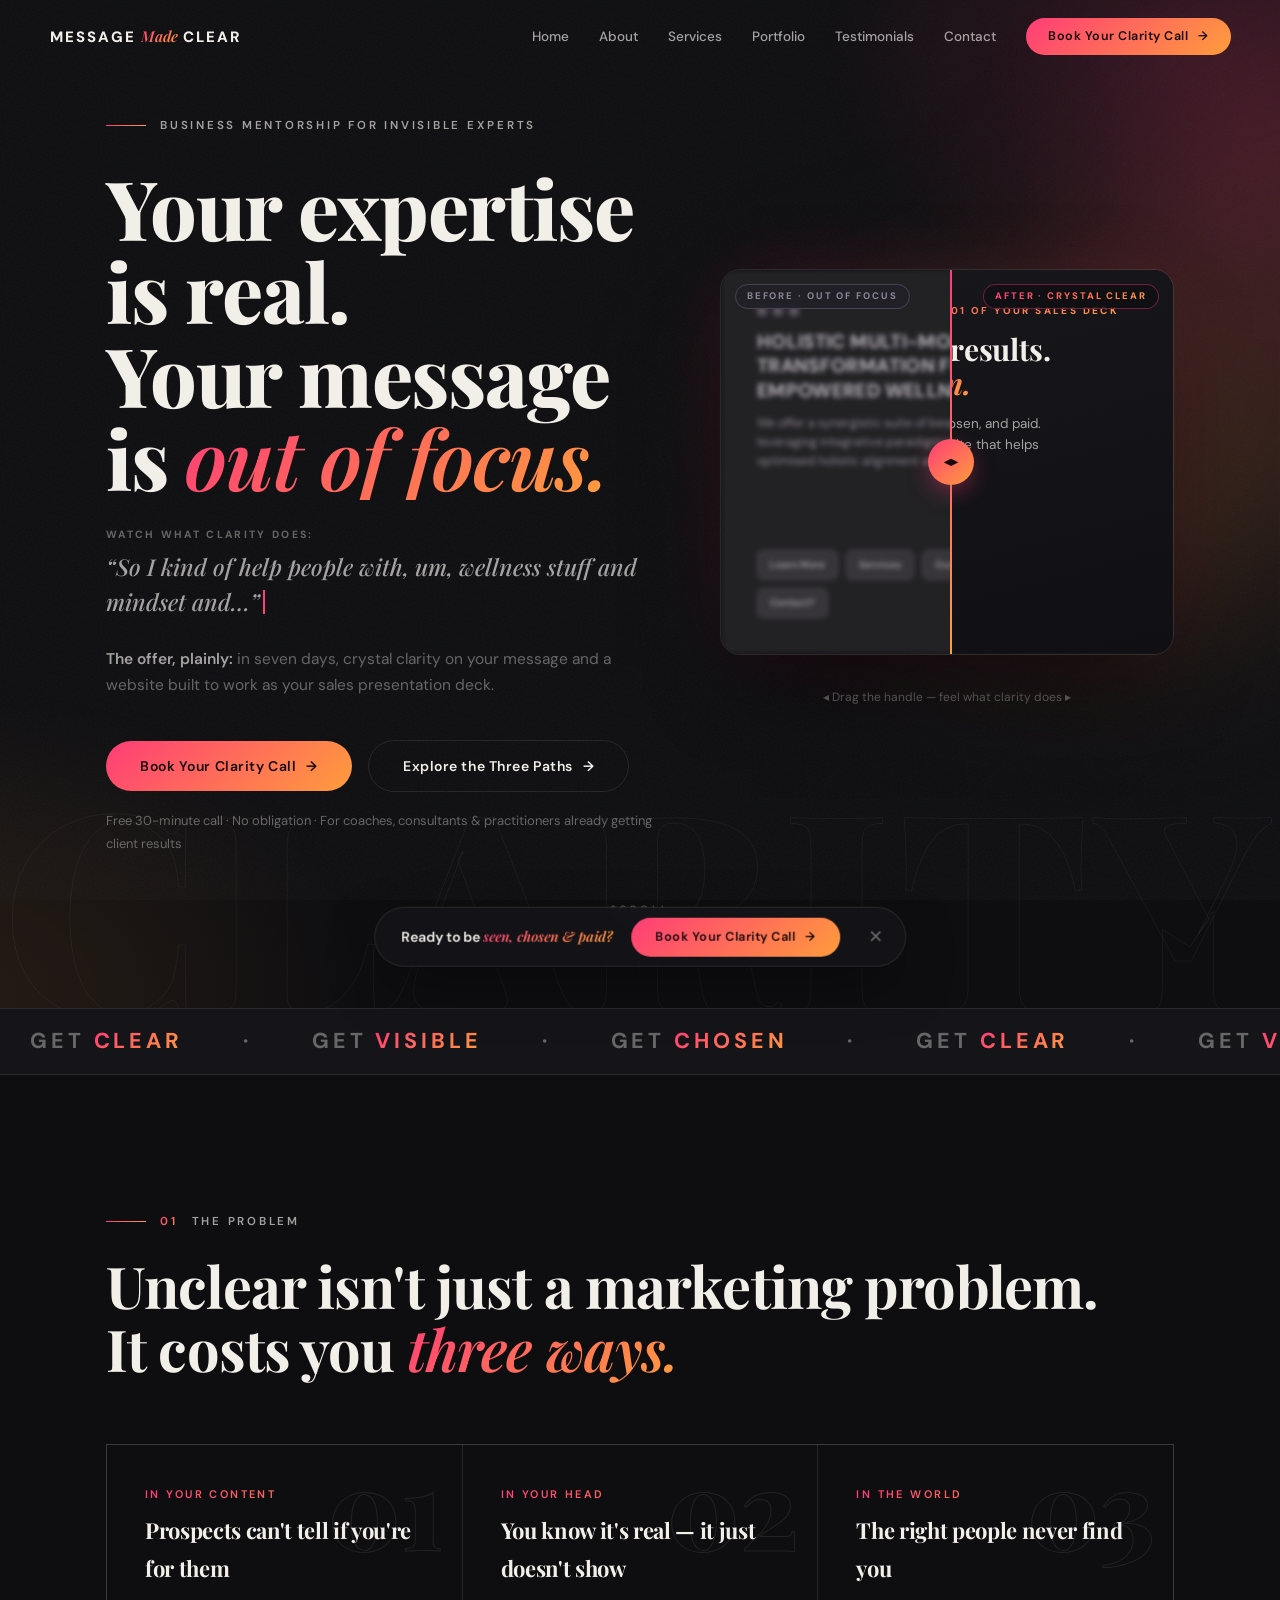
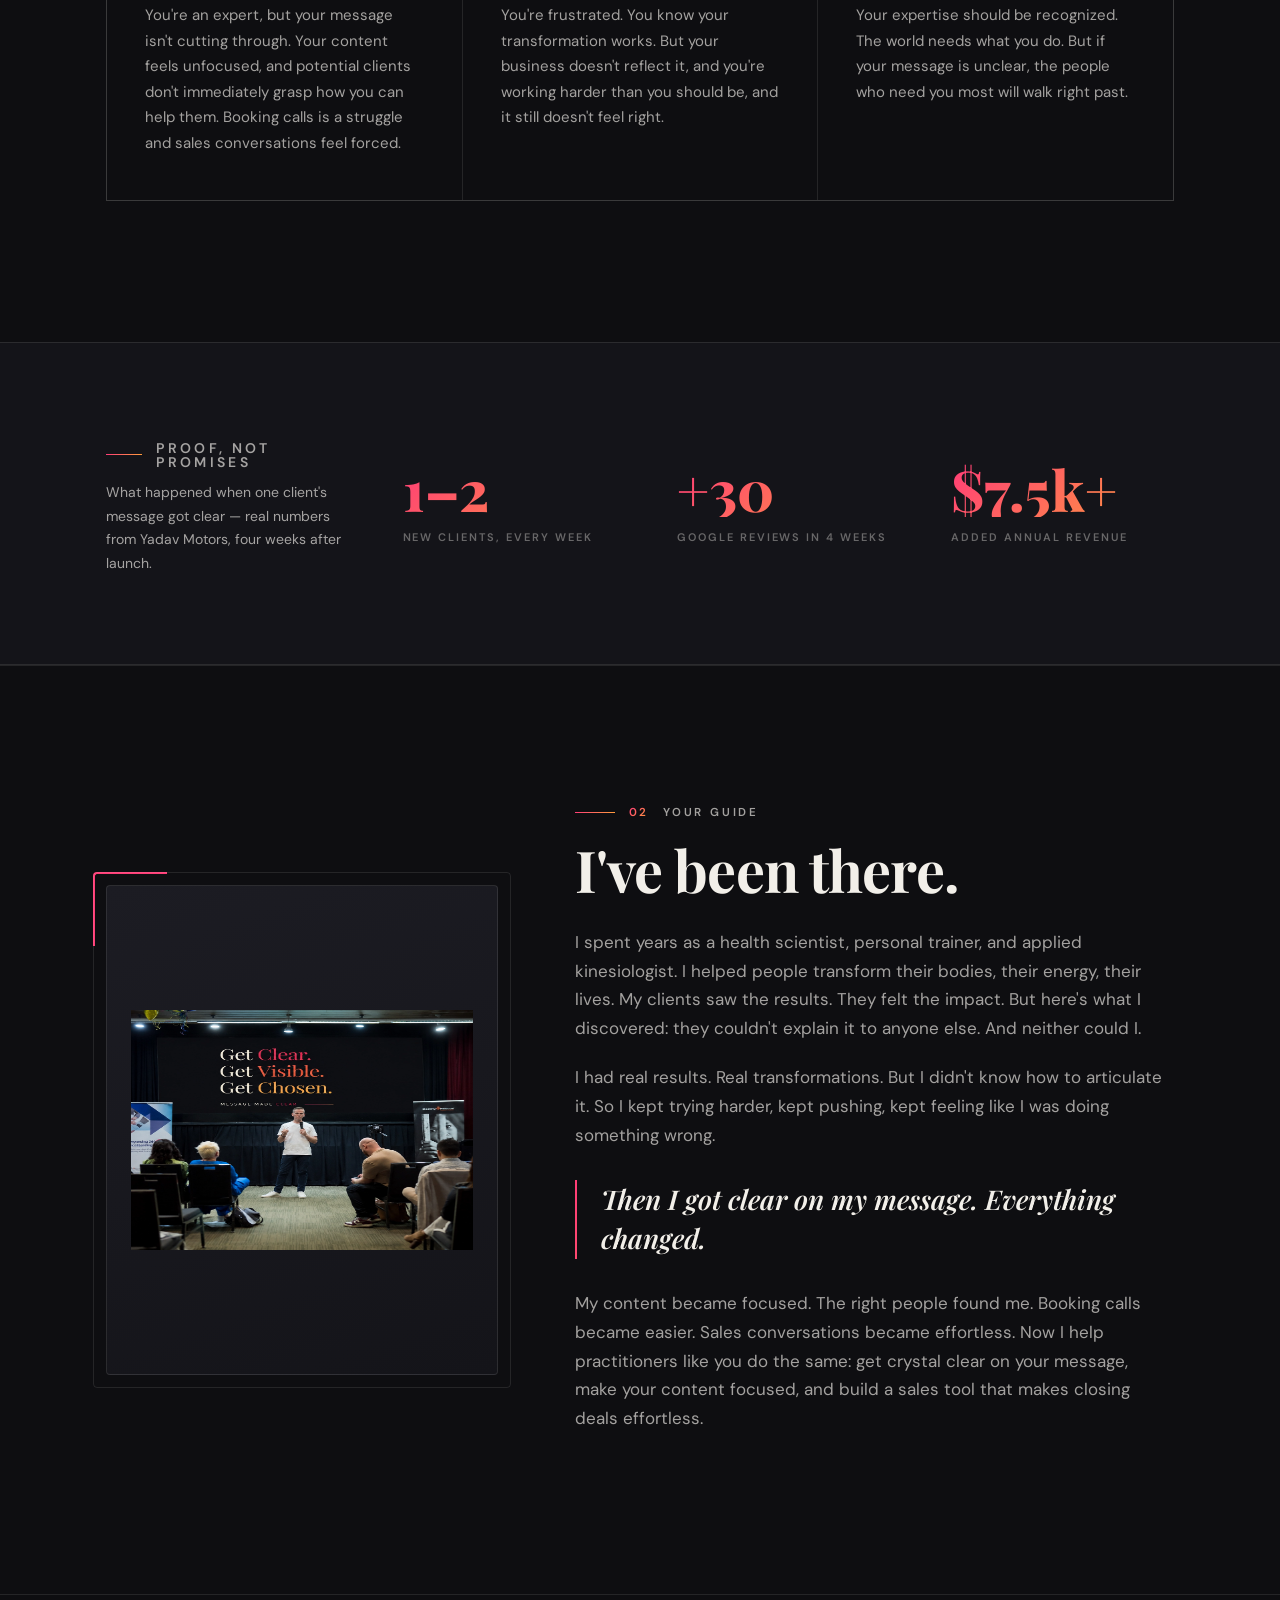
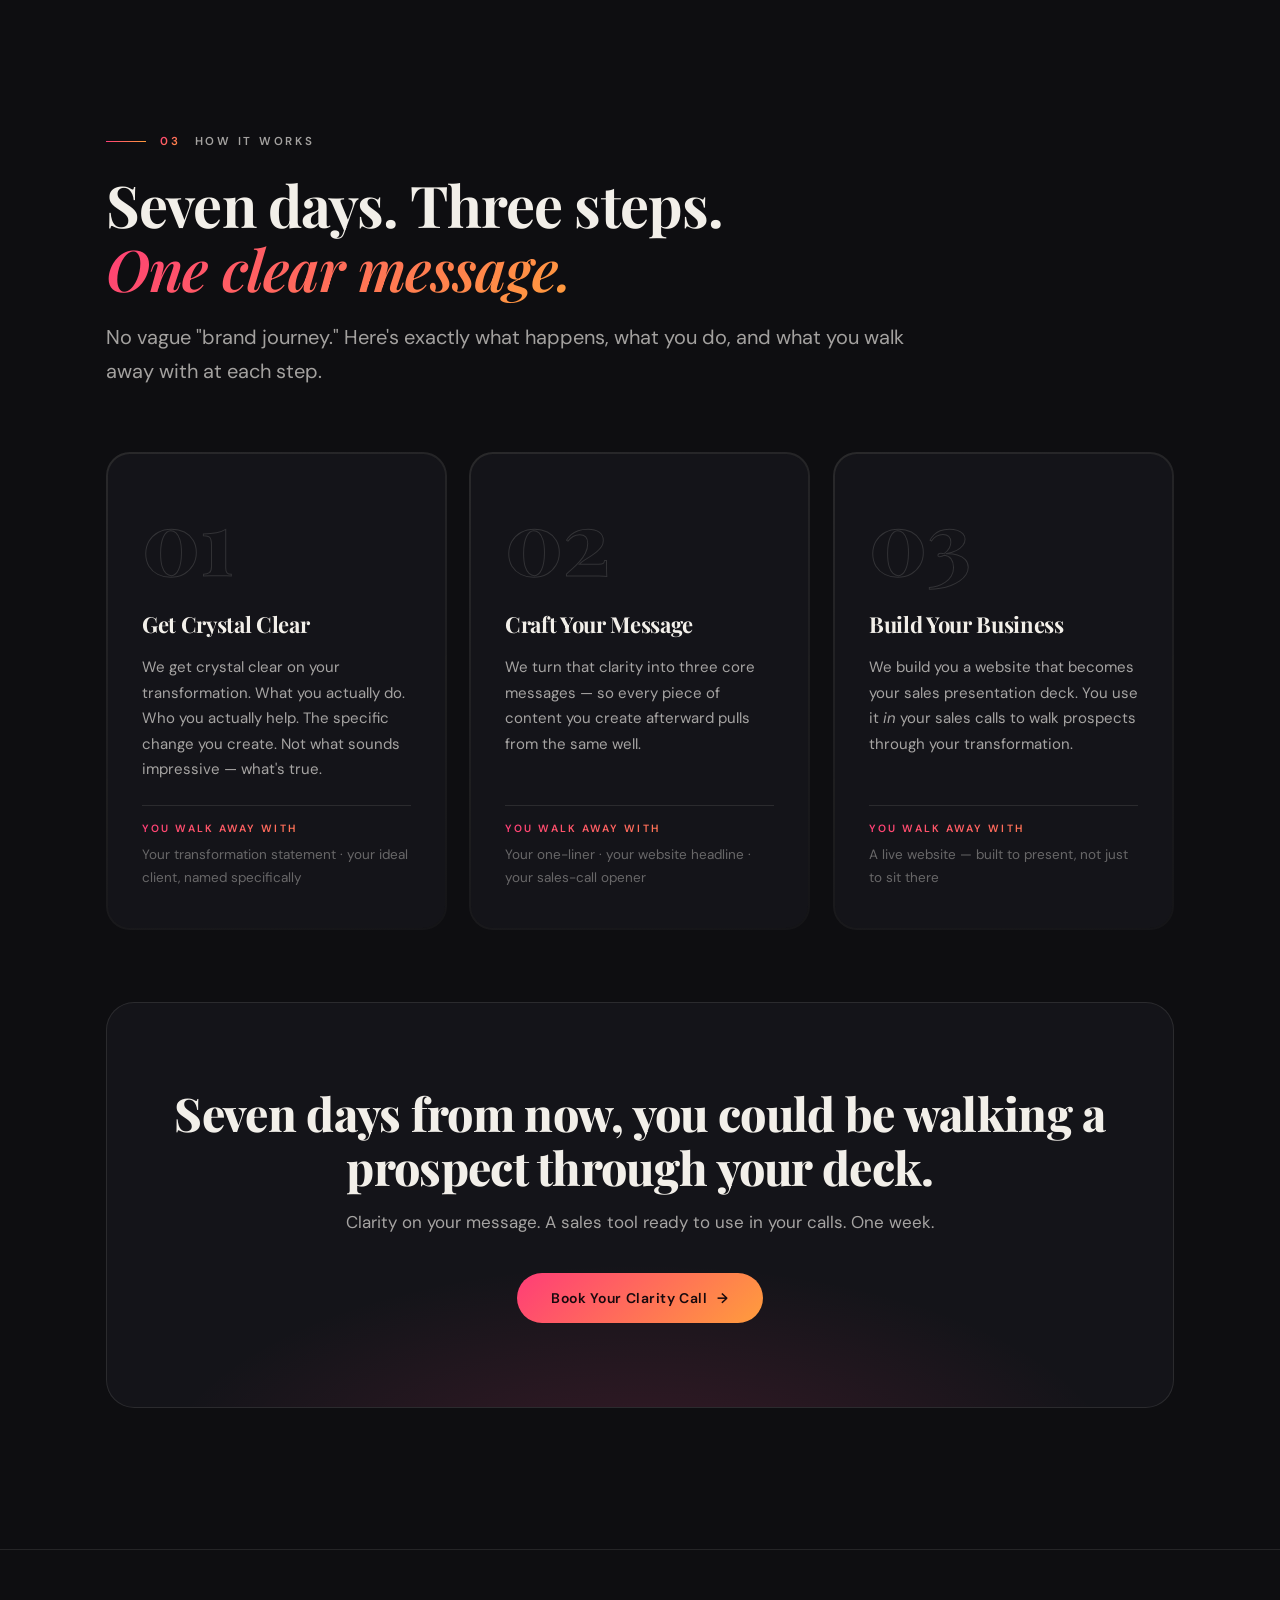
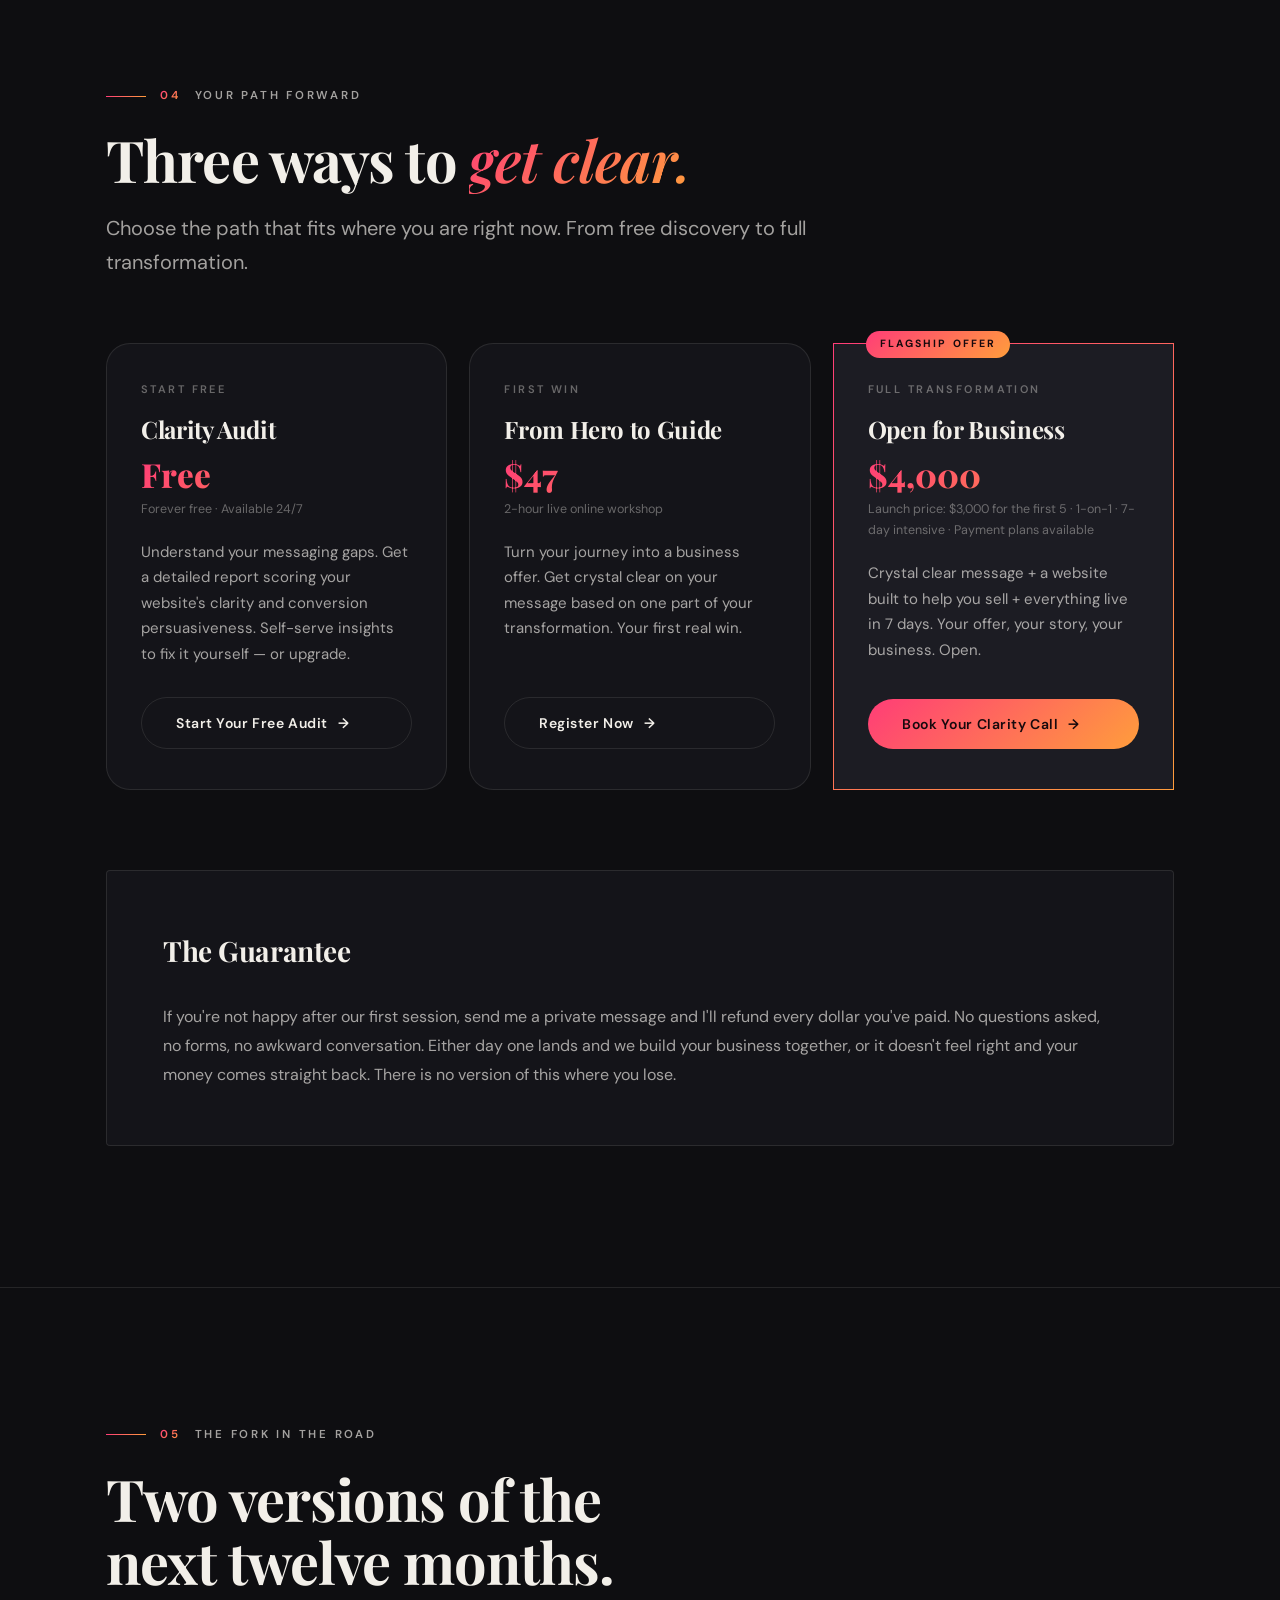
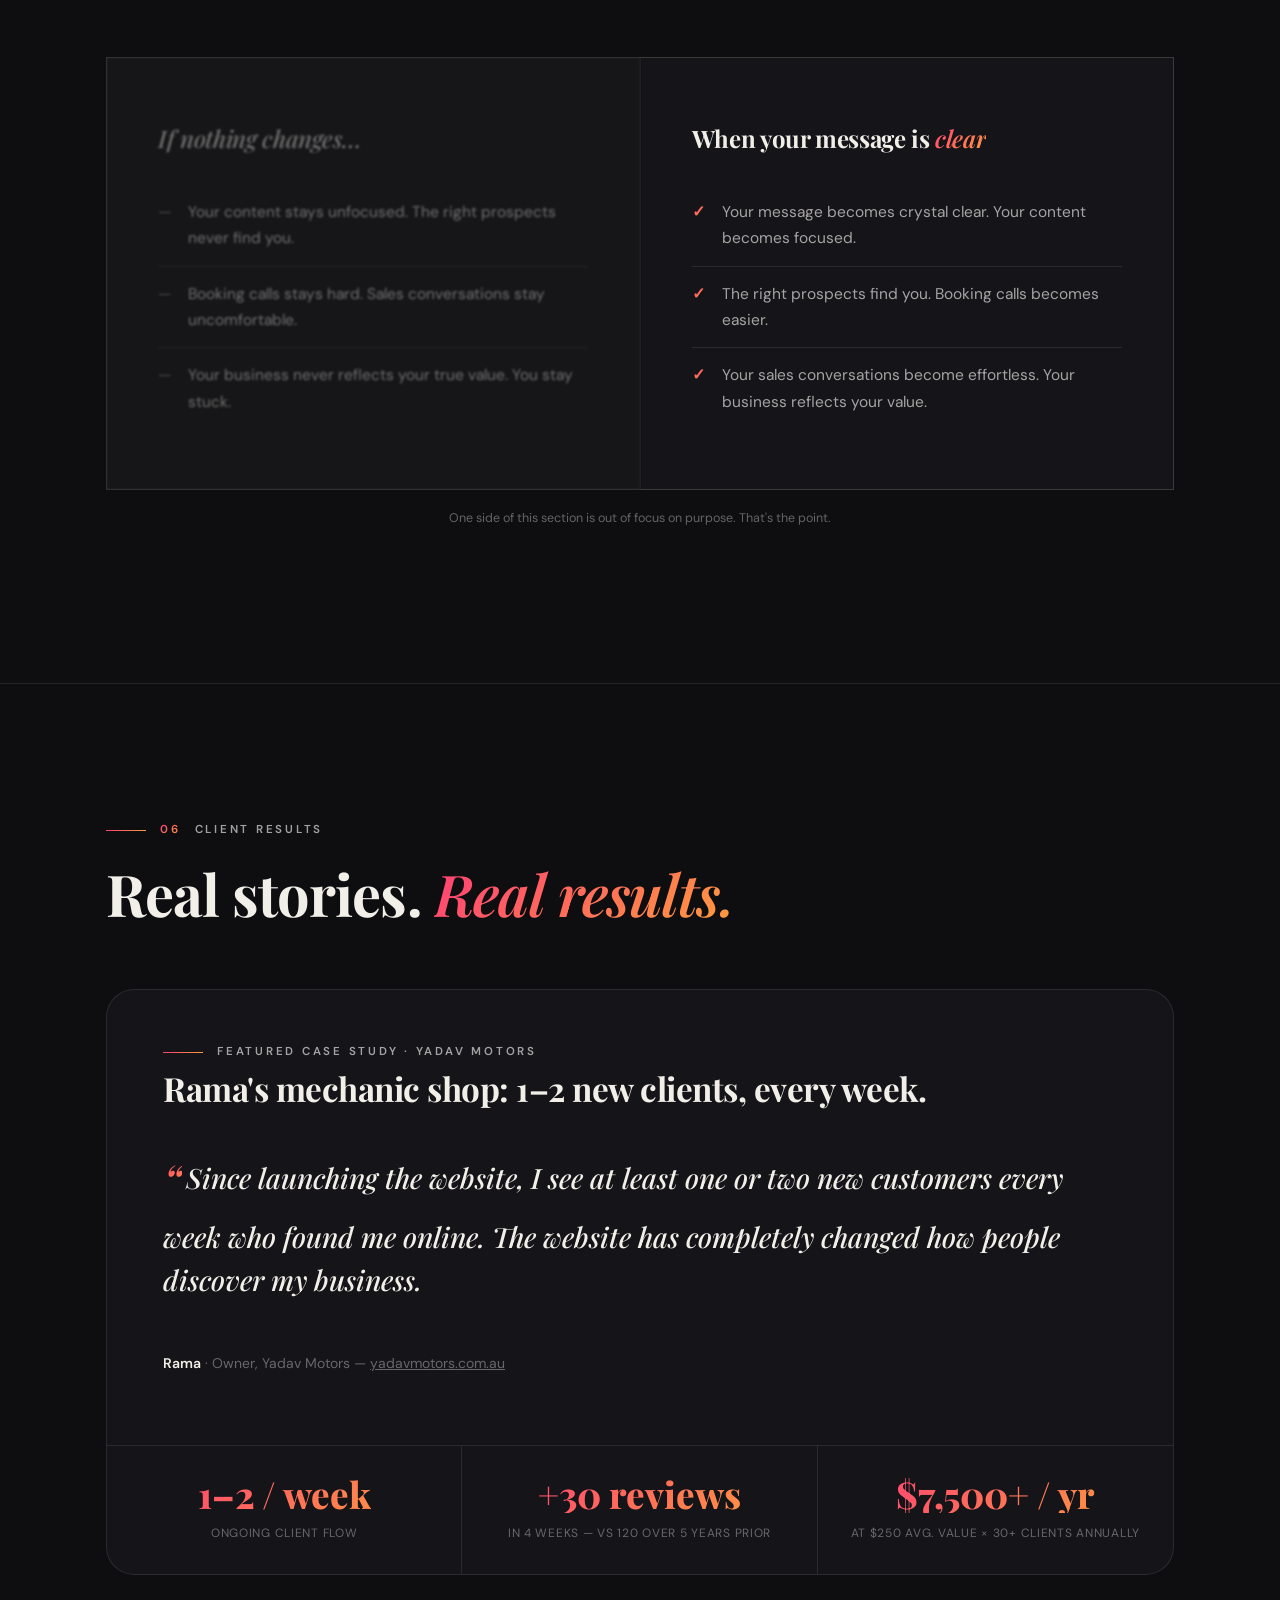
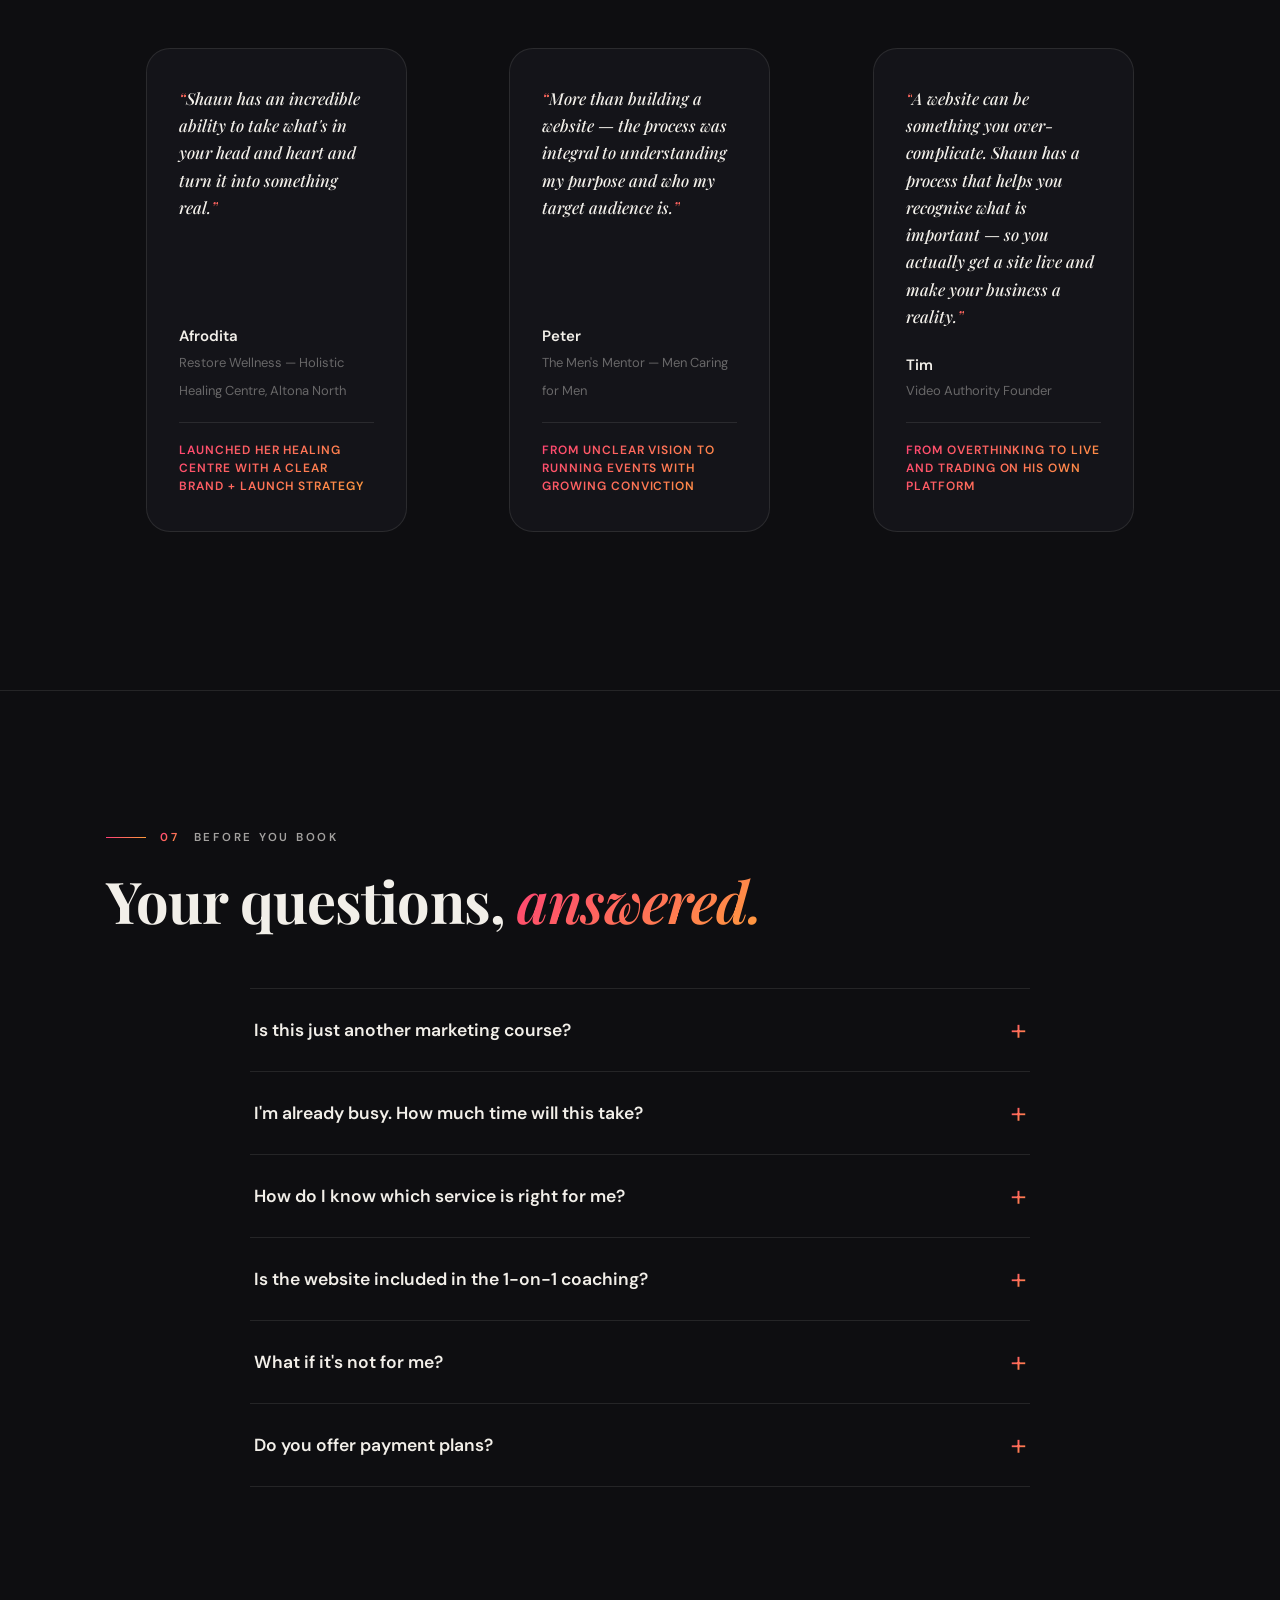
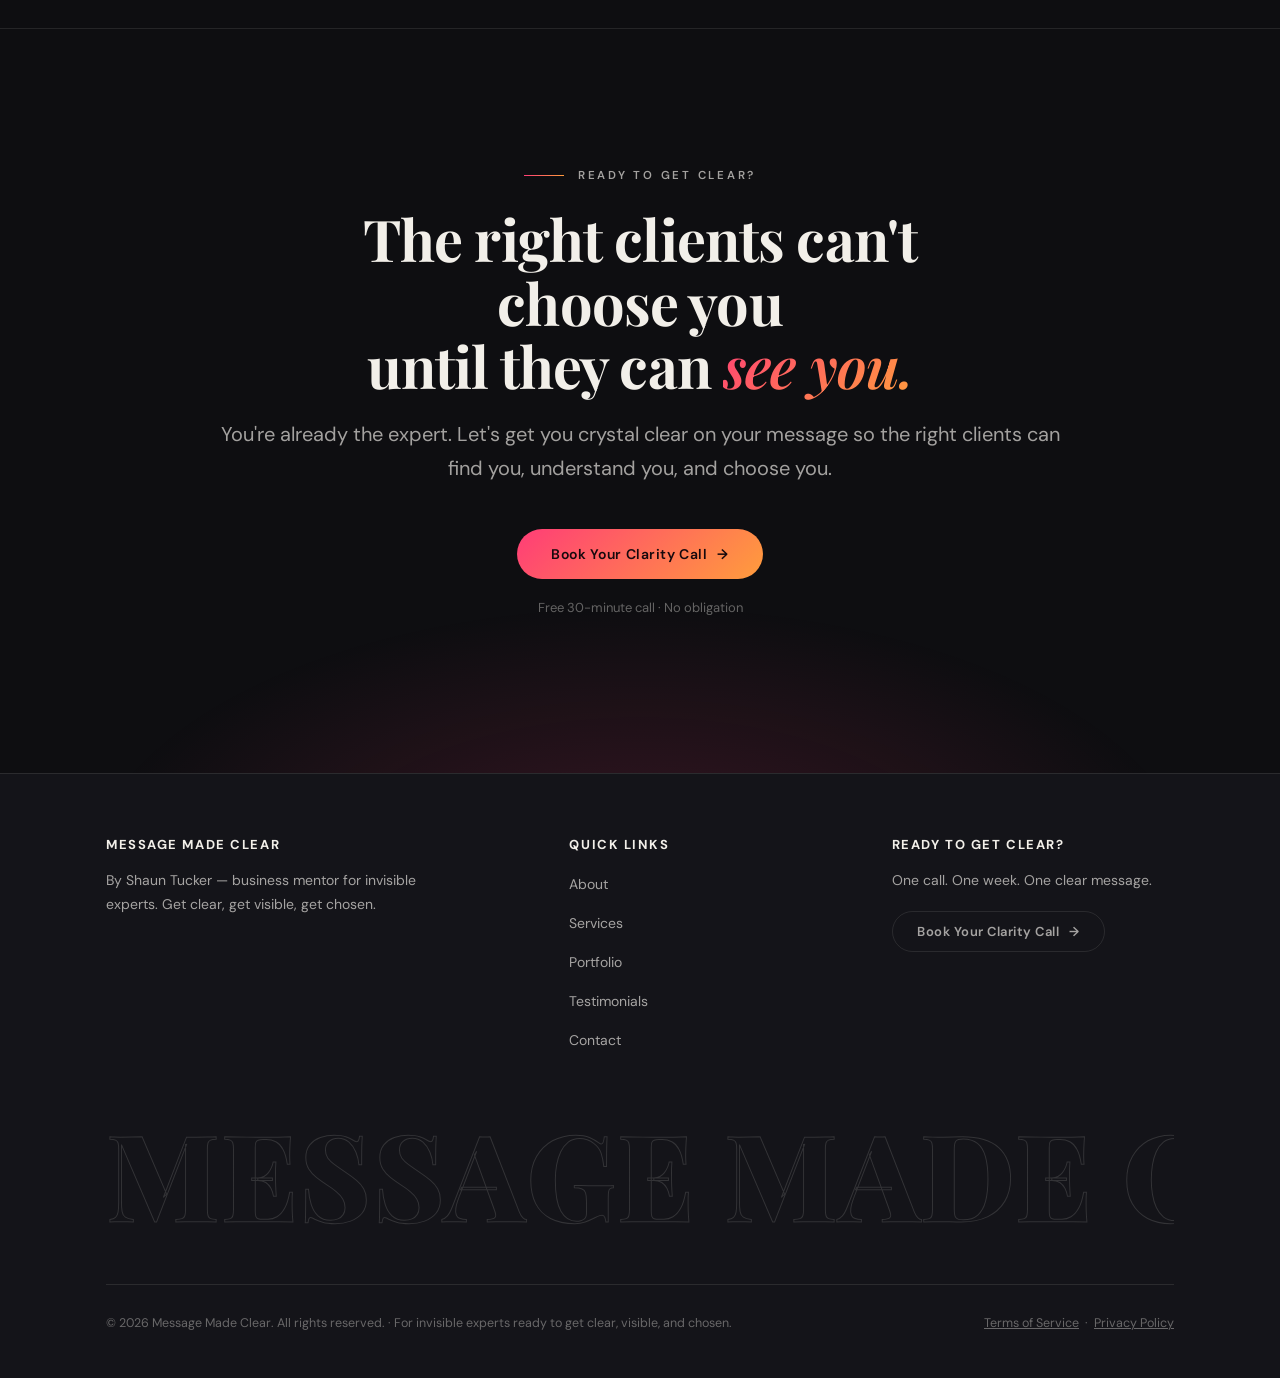
<file: index.html>
<!DOCTYPE html>
<html lang="en">
<head>
<meta charset="UTF-8">
<meta name="viewport" content="width=device-width, initial-scale=1.0">
<title>Message Made Clear — Business Mentor for Invisible Experts | Shaun Tucker</title>
<meta name="description" content="Your expertise is real. But your message is out of focus. In seven days, Shaun Tucker gets you crystal clear on your message and builds you a website that works as your sales deck. Get clear. Get visible. Get chosen.">
<link rel="canonical" href="https://messagemadeclear.com/">
<meta property="og:type" content="website">
<meta property="og:title" content="Message Made Clear — Get Clear. Get Visible. Get Chosen.">
<meta property="og:description" content="Business mentorship for invisible experts. Crystal clear message + custom website + sales system, in 7 days.">
<meta property="og:url" content="https://messagemadeclear.com/">
<meta property="og:image" content="https://messagemadeclear.com/og-image.jpg"><!-- TODO: 1200x630 self-hosted -->
<meta property="og:locale" content="en_AU">
<meta name="twitter:card" content="summary_large_image">
<script type="application/ld+json">
{
  "@context": "https://schema.org",
  "@graph": [
    {
      "@type": "Person",
      "name": "Shaun Tucker",
      "jobTitle": "Business Mentor for Invisible Experts",
      "url": "https://messagemadeclear.com/",
      "description": "Shaun Tucker helps wellness practitioners, coaches, and facilitators get crystal clear on their message and build websites that work as sales presentation decks.",
      "knowsAbout": ["Business messaging", "Website strategy", "Sales systems", "Brand clarity"]
    },
    {
      "@type": "Organization",
      "name": "Message Made Clear",
      "url": "https://messagemadeclear.com/",
      "slogan": "Get Clear. Get Visible. Get Chosen.",
      "makesOffer": [
        { "@type": "Offer", "name": "Clarity Audit", "price": "0", "priceCurrency": "AUD", "description": "Free website clarity and conversion audit with detailed scoring." },
        { "@type": "Offer", "name": "From Hero to Guide Workshop", "price": "47", "priceCurrency": "AUD", "description": "2-hour live online workshop to craft your first crystal clear message." },
        { "@type": "Offer", "name": "Open for Business — 1-on-1 Intensive", "priceCurrency": "AUD", "description": "7-day intensive: crystal clear message, custom-built website, and sales system. $1k–$15k custom pricing." }
      ]
    },
    {
      "@type": "FAQPage",
      "mainEntity": [
        { "@type": "Question", "name": "Is this just another marketing course?", "acceptedAnswer": { "@type": "Answer", "text": "No. This isn't about theory. This is about clarity. We cut through the noise to define your unique transformation, craft your message, and build a sales tool that works for you. It's practical, hands-on, and focused on immediate results." } },
        { "@type": "Question", "name": "How much time will this take?", "acceptedAnswer": { "@type": "Answer", "text": "In just seven days, you'll have a clear message and a working sales tool. The process is designed to be efficient and impactful." } },
        { "@type": "Question", "name": "Is the website included in the 1-on-1 coaching?", "acceptedAnswer": { "@type": "Answer", "text": "Yes. The 7-day intensive includes a fully custom-built website based on your clear message, ready to generate leads immediately." } },
        { "@type": "Question", "name": "What if it's not for me?", "acceptedAnswer": { "@type": "Answer", "text": "Then you don't pay. If you're not happy after the first session, message me and I'll refund your money in full, no questions asked. The risk sits with me, where it belongs." } },
        { "@type": "Question", "name": "Do you offer payment plans?", "acceptedAnswer": { "@type": "Answer", "text": "Yes, for the 1-on-1 coaching. Discuss options during your strategy call." } }
      ]
    }
  ]
}
</script>
<link rel="preconnect" href="https://fonts.googleapis.com">
<link rel="preconnect" href="https://fonts.gstatic.com" crossorigin>
<link href="https://fonts.googleapis.com/css2?family=Playfair+Display:ital,wght@0,500;0,600;0,700;0,800;1,500;1,600&family=DM+Sans:opsz,wght@9..40,300;9..40,400;9..40,500;9..40,600;9..40,700&display=swap" rel="stylesheet">
<style>
/* =========================================================================
   MESSAGE MADE CLEAR — flagship build
   One signature move: out-of-focus → crystal clear.
   Ink black · bone white · one hot gradient (Shaun's pink→amber), used
   surgically. Playfair for conviction, DM Sans for clarity.
   ========================================================================= */
:root {
  --ink: #0e0e11;
  --ink-2: #141419;
  --ink-3: #1c1c23;
  --bone: #f2efe9;
  --bone-dim: rgba(242, 239, 233, 0.66);
  --bone-faint: rgba(242, 239, 233, 0.38);
  --line: rgba(242, 239, 233, 0.1);
  --hot-a: #ff3d77;
  --hot-b: #ff9d3c;
  --grad: linear-gradient(137deg, var(--hot-a) 0%, var(--hot-b) 100%);
  --display: 'Playfair Display', Georgia, serif;
  --sans: 'DM Sans', -apple-system, sans-serif;
  --max: 1180px;
  --pad: clamp(20px, 5vw, 56px);
}
* { box-sizing: border-box; }
html { scroll-behavior: smooth; }
body {
  margin: 0;
  background: var(--ink);
  color: var(--bone);
  font: 400 17px/1.7 var(--sans);
  -webkit-font-smoothing: antialiased;
  overflow-x: hidden;
}
::selection { background: var(--hot-a); color: #fff; }
img { max-width: 100%; display: block; }
.wrap { max-width: var(--max); margin: 0 auto; padding-left: var(--pad); padding-right: var(--pad); }

/* Layered depth: grain + vignette on the whole page */
body::before {
  content: ''; position: fixed; inset: 0; z-index: 1; pointer-events: none; opacity: 0.05;
  background-image: url("data:image/svg+xml,%3Csvg xmlns='http://www.w3.org/2000/svg' width='160' height='160'%3E%3Cfilter id='n'%3E%3CfeTurbulence type='fractalNoise' baseFrequency='0.8' numOctaves='2'/%3E%3C/filter%3E%3Crect width='160' height='160' filter='url(%23n)'/%3E%3C/svg%3E");
}
main, header, footer, nav { position: relative; z-index: 2; }

/* Scroll progress hairline */
#progress { position: fixed; top: 0; left: 0; height: 2px; width: 0; background: var(--grad); z-index: 300; }

/* Typography system */
.kicker {
  display: flex; align-items: center; gap: 14px;
  font: 600 11.5px/1 var(--sans); letter-spacing: 0.24em; text-transform: uppercase;
  color: var(--bone-dim); margin: 0 0 26px;
}
.kicker::before { content: ''; width: 40px; height: 1px; background: var(--grad); }
.kicker .n { font: 600 11.5px/1 var(--sans); color: transparent; background: var(--grad); -webkit-background-clip: text; background-clip: text; }
h1, h2, h3 { font-family: var(--display); font-weight: 700; margin: 0; letter-spacing: -0.015em; }
.h-hero { font-size: clamp(3rem, 8.2vw, 7rem); line-height: 1.02; font-weight: 800; }
.h-1 { font-size: clamp(2.1rem, 4.6vw, 3.6rem); line-height: 1.1; }
.h-2 { font-size: clamp(1.5rem, 2.6vw, 2.1rem); line-height: 1.25; }
.grad-text { background: var(--grad); -webkit-background-clip: text; background-clip: text; color: transparent; }
.serif-i { font-family: var(--display); font-style: italic; font-weight: 600; }
.lede { font-size: clamp(1.05rem, 1.7vw, 1.25rem); color: var(--bone-dim); max-width: 60ch; }

/* Buttons */
.btn {
  position: relative; display: inline-flex; align-items: center; gap: 10px;
  font: 600 14px/1 var(--sans); letter-spacing: 0.04em;
  padding: 18px 34px; border-radius: 100px;
  text-decoration: none; cursor: pointer; border: 0;
  color: #17090d; background: var(--grad);
  transition: transform 0.2s ease, box-shadow 0.25s ease;
  isolation: isolate;
}
.btn::after { content: '→'; transition: transform 0.2s ease; }
.btn:hover { transform: translateY(-2px); box-shadow: 0 12px 40px -8px rgba(255, 61, 119, 0.5); }
.btn:hover::after { transform: translateX(4px); }
.btn:focus-visible { outline: 2px solid var(--bone); outline-offset: 3px; }
.btn--ghost { background: transparent; color: var(--bone); border: 1px solid var(--line); box-shadow: none; }
.btn--ghost:hover { border-color: var(--hot-a); color: #fff; box-shadow: none; }
.cta-row { display: flex; gap: 16px; flex-wrap: wrap; align-items: center; }
.cta-note { font-size: 13px; color: var(--bone-faint); }

/* Nav */
.nav { position: fixed; top: 0; left: 0; right: 0; z-index: 200; transition: background 0.35s, border-color 0.35s; border-bottom: 1px solid transparent; }
.nav.scrolled { background: rgba(14, 14, 17, 0.85); backdrop-filter: blur(14px); border-color: var(--line); }
.nav__inner { display: flex; align-items: center; justify-content: space-between; gap: 24px; padding: 18px 0; }
.nav__brand { font: 800 15px/1.2 var(--sans); letter-spacing: 0.14em; text-transform: uppercase; color: var(--bone); text-decoration: none; }
.nav__brand em { font: italic 600 15px/1.2 var(--display); text-transform: none; letter-spacing: 0; background: var(--grad); -webkit-background-clip: text; background-clip: text; color: transparent; }
.nav__links { display: flex; gap: 30px; align-items: center; }
.nav__links a:not(.btn) { font: 500 13.5px/1 var(--sans); color: var(--bone-dim); text-decoration: none; transition: color 0.15s; }
.nav__links a:not(.btn):hover { color: var(--bone); }
.nav .btn { padding: 12px 22px; font-size: 12.5px; }
@media (max-width: 940px) { .nav__links a:not(.btn) { display: none; } }

/* ============ HERO: the focus lens ============ */
.hero {
  min-height: 100svh; display: flex; align-items: center;
  position: relative; overflow: hidden;
  padding-top: 120px; padding-bottom: 140px;
}
/* layered glows */
.hero::before {
  content: ''; position: absolute; inset: -20%;
  background:
    radial-gradient(600px 420px at 80% 18%, rgba(255, 61, 119, 0.14), transparent 60%),
    radial-gradient(700px 520px at 12% 85%, rgba(255, 157, 60, 0.1), transparent 60%);
  pointer-events: none;
}
/* the roaming focus lens (follows cursor) */
#lens {
  position: absolute; width: 340px; height: 340px; border-radius: 50%;
  border: 1px solid rgba(255, 61, 119, 0.35);
  background: radial-gradient(circle, rgba(255,61,119,0.07), transparent 65%);
  transform: translate(-50%, -50%);
  pointer-events: none; opacity: 0; transition: opacity 0.5s ease;
  mix-blend-mode: screen;
}
.hero:hover #lens { opacity: 1; }
.hero .wrap { position: relative; }
.hero .kicker { margin-bottom: 34px; }
/* the signature: "out of focus" resolves */
.blurword {
  font-style: italic; font-weight: 600; white-space: nowrap;
  background: var(--grad); -webkit-background-clip: text; background-clip: text; color: transparent;
  display: inline-block;
  filter: blur(10px); opacity: 0.5;
  transition: filter 1.4s cubic-bezier(0.22, 1, 0.36, 1) 0.5s, opacity 1.4s ease 0.5s;
}
.is-loaded .blurword { filter: blur(0); opacity: 1; }
.hero__sub { margin: 36px 0 14px; }
.hero__offer { font-size: 15.5px; color: var(--bone-faint); max-width: 58ch; margin: 0 0 42px; }
.hero__offer strong { color: var(--bone-dim); font-weight: 600; }
.hero__scroll {
  position: absolute; bottom: 36px; left: 50%; transform: translateX(-50%);
  font: 600 10.5px/1 var(--sans); letter-spacing: 0.3em; text-transform: uppercase;
  color: var(--bone-faint); display: flex; flex-direction: column; align-items: center; gap: 12px;
}
.hero__scroll::after { content: ''; width: 1px; height: 44px; background: linear-gradient(var(--bone-faint), transparent); animation: drip 2.2s ease-in-out infinite; }
@keyframes drip { 0% { transform: scaleY(0); transform-origin: top; } 50% { transform: scaleY(1); transform-origin: top; } 51% { transform-origin: bottom; } 100% { transform: scaleY(0); transform-origin: bottom; } }

/* Marquee */
.marquee { border-top: 1px solid var(--line); border-bottom: 1px solid var(--line); overflow: hidden; padding: 22px 0; background: var(--ink-2); }
.marquee__track { display: flex; gap: 0; width: max-content; animation: scroll 30s linear infinite; }
.marquee span {
  font: 700 clamp(1rem, 1.8vw, 1.35rem)/1 var(--sans); letter-spacing: 0.18em; text-transform: uppercase;
  color: var(--bone-faint); padding: 0 30px; white-space: nowrap;
}
.marquee span b { background: var(--grad); -webkit-background-clip: text; background-clip: text; color: transparent; font-weight: 700; }
@keyframes scroll { to { transform: translateX(-50%); } }

/* Sections */
section { padding: clamp(80px, 11vw, 150px) 0; position: relative; }
.rule-top { border-top: 1px solid var(--line); }

/* Problem cards */
.costs { display: grid; grid-template-columns: repeat(3, 1fr); gap: 1px; background: var(--line); border: 1px solid var(--line); margin-top: 64px; }
.cost { background: var(--ink); padding: 44px 38px; position: relative; overflow: hidden; transition: background 0.3s; }
.cost:hover { background: var(--ink-2); }
.cost .ghost {
  position: absolute; top: 6px; right: 18px;
  font: 800 110px/1 var(--display); color: transparent;
  -webkit-text-stroke: 1px rgba(242, 239, 233, 0.09);
  pointer-events: none;
}
.cost h3 { font-size: 22px; margin: 0 0 16px; }
.cost h3 span { display: block; font: 600 11px/1 var(--sans); letter-spacing: 0.22em; text-transform: uppercase; background: var(--grad); -webkit-background-clip: text; background-clip: text; color: transparent; margin-bottom: 12px; }
.cost p { font-size: 15px; color: var(--bone-dim); margin: 0; }
@media (max-width: 880px) { .costs { grid-template-columns: 1fr; } }

/* Proof strip — real numbers, animated */
.proof { background: var(--ink-2); border-top: 1px solid var(--line); border-bottom: 1px solid var(--line); padding: clamp(56px, 7vw, 88px) 0; }
.proof__grid { display: grid; grid-template-columns: 1.1fr repeat(3, 1fr); gap: clamp(24px, 4vw, 56px); align-items: center; }
.proof__intro p { font-size: 14px; color: var(--bone-dim); margin: 10px 0 0; }
.stat .num { font: 800 clamp(2.4rem, 4.4vw, 3.6rem)/1 var(--display); background: var(--grad); -webkit-background-clip: text; background-clip: text; color: transparent; display: block; }
.stat .lbl { font: 600 11px/1.5 var(--sans); letter-spacing: 0.18em; text-transform: uppercase; color: var(--bone-faint); display: block; margin-top: 12px; }
@media (max-width: 880px) { .proof__grid { grid-template-columns: 1fr 1fr; } .proof__intro { grid-column: 1 / -1; } }

/* Guide split */
.guide { display: grid; grid-template-columns: 0.85fr 1.3fr; gap: clamp(40px, 6vw, 90px); align-items: center; }
.frame {
  aspect-ratio: 4/5; position: relative; border-radius: 4px;
  background: linear-gradient(160deg, var(--ink-3), var(--ink-2));
  border: 1px solid var(--line);
  display: grid; place-items: center; color: var(--bone-faint); font-size: 13px; text-align: center; padding: 24px;
}
.frame::after {
  content: ''; position: absolute; inset: -14px; border: 1px solid var(--line); border-radius: 4px; pointer-events: none;
}
.frame::before {
  content: ''; position: absolute; top: -14px; left: -14px; width: 72px; height: 72px;
  border-top: 2px solid var(--hot-a); border-left: 2px solid var(--hot-a); border-radius: 4px 0 0 0;
}
.guide__story p { color: var(--bone-dim); margin: 0 0 20px; max-width: 58ch; }
.guide__story .turn {
  font: italic 600 clamp(1.3rem, 2.4vw, 1.7rem)/1.45 var(--display);
  color: var(--bone); border-left: 2px solid; border-image: var(--grad) 1;
  padding-left: 24px; margin: 30px 0;
}
@media (max-width: 880px) { .guide { grid-template-columns: 1fr; } .frame { max-width: 360px; } }

/* Plan steps */
.steps { counter-reset: step; display: grid; grid-template-columns: repeat(3, 1fr); gap: 22px; margin-top: 64px; }
.step {
  position: relative; border-radius: 24px; padding: 2px; overflow: hidden;
  background: linear-gradient(160deg, rgba(242,239,233,0.12), rgba(242,239,233,0.03));
  transition: transform 0.3s ease;
}
.step:hover { transform: translateY(-6px); }
.step:hover::before { opacity: 1; }
.step::before {
  content: ''; position: absolute; inset: 0; border-radius: 24px;
  background: var(--grad); opacity: 0; transition: opacity 0.35s ease;
}
.step__in {
  position: relative; background: var(--ink-2); border-radius: 22px;
  padding: 42px 34px 38px; height: 100%; display: flex; flex-direction: column;
}
.step__in::before {
  counter-increment: step; content: '0' counter(step);
  font: 800 88px/1 var(--display); color: transparent;
  -webkit-text-stroke: 1px rgba(242,239,233,0.14);
  display: block; margin-bottom: 22px;
}
.step h3 { font-size: 22px; margin: 0 0 12px; }
.step p { font-size: 15px; color: var(--bone-dim); margin: 0 0 22px; flex: 1; }
.step .out { border-top: 1px solid var(--line); padding-top: 18px; font-size: 13.5px; color: var(--bone-faint); }
.step .out b { display: block; font: 600 10.5px/1 var(--sans); letter-spacing: 0.2em; text-transform: uppercase; background: var(--grad); -webkit-background-clip: text; background-clip: text; color: transparent; margin-bottom: 10px; }
@media (max-width: 880px) { .steps { grid-template-columns: 1fr; } }

.seven {
  margin-top: 72px; text-align: center; position: relative; overflow: hidden;
  border-radius: 28px; padding: clamp(48px, 7vw, 84px) 32px;
  background: var(--ink-2); border: 1px solid var(--line);
}
.seven::before {
  content: ''; position: absolute; inset: 0;
  background: radial-gradient(700px 320px at 50% 120%, rgba(255,61,119,0.16), transparent 70%);
}
.seven > * { position: relative; }
.seven .big { font: 800 clamp(1.8rem, 3.8vw, 2.9rem)/1.15 var(--display); margin: 0 0 14px; letter-spacing: -0.015em; }
.seven .sub { color: var(--bone-dim); margin: 0 0 36px; }

/* Services ladder */
.tiers { display: grid; grid-template-columns: repeat(3, 1fr); gap: 22px; margin-top: 64px; align-items: stretch; }
.tier {
  border: 1px solid var(--line); border-radius: 24px; padding: 40px 34px;
  background: var(--ink-2); display: flex; flex-direction: column; position: relative;
}
.tier--hot { background: var(--ink-3); }
.tier--hot::before {
  content: 'Flagship Offer'; position: absolute; top: -13px; left: 32px;
  font: 700 10.5px/1 var(--sans); letter-spacing: 0.2em; text-transform: uppercase;
  background: var(--grad); color: #17090d; padding: 8px 14px; border-radius: 100px;
}
.tier--hot { border-image: var(--grad) 1; border-width: 1.5px; border-style: solid; border-radius: 0; }
.tier .stage { font: 600 11px/1 var(--sans); letter-spacing: 0.22em; text-transform: uppercase; color: var(--bone-faint); margin: 0 0 14px; }
.tier h3 { font-size: 24px; margin: 0 0 6px; }
.tier .price { font: 800 clamp(1.6rem, 2.6vw, 2.1rem)/1.1 var(--display); background: var(--grad); -webkit-background-clip: text; background-clip: text; color: transparent; margin: 0 0 6px; }
.tier .meta { font-size: 12.5px; color: var(--bone-faint); margin: 0 0 20px; }
.tier p.desc { font-size: 15px; color: var(--bone-dim); flex: 1; margin: 0 0 30px; }
@media (max-width: 940px) { .tiers { grid-template-columns: 1fr; } .tier--hot { border-radius: 24px; } }

/* Fork: interactive focus metaphor */
.fork { display: grid; grid-template-columns: 1fr 1fr; gap: 1px; background: var(--line); border: 1px solid var(--line); margin-top: 64px; }
.path { padding: clamp(38px, 5vw, 60px) clamp(30px, 4vw, 52px); background: var(--ink); transition: filter 0.5s ease, opacity 0.5s ease, background 0.4s; }
.path h3 { font-size: 24px; margin: 0 0 26px; }
.path ul { list-style: none; margin: 0; padding: 0; }
.path li { padding: 14px 0 14px 30px; position: relative; font-size: 15.5px; color: var(--bone-dim); border-bottom: 1px solid var(--line); }
.path li:last-child { border-bottom: 0; }
.path--stay { filter: blur(1.3px) saturate(0.4); opacity: 0.6; }
.path--stay li::before { content: '—'; position: absolute; left: 0; color: var(--bone-faint); }
.path--stay h3 { font-style: italic; font-weight: 500; color: var(--bone-dim); }
.path--go { background: var(--ink-2); }
.path--go li::before { content: '✓'; position: absolute; left: 0; background: var(--grad); -webkit-background-clip: text; background-clip: text; color: transparent; font-weight: 700; }
.fork:hover .path--stay { filter: blur(2.5px) saturate(0.2); opacity: 0.35; }
.fork-hint { text-align: center; font-size: 12.5px; color: var(--bone-faint); margin-top: 18px; }
@media (max-width: 820px) { .fork { grid-template-columns: 1fr; } .path--stay { filter: blur(0.8px) saturate(0.5); } }

/* Case study */
.case { border: 1px solid var(--line); border-radius: 28px; overflow: hidden; margin-top: 64px; background: var(--ink-2); }
.case__head { padding: clamp(36px, 5vw, 56px) clamp(30px, 5vw, 56px) 0; }
.case__quote {
  font: italic 500 clamp(1.25rem, 2.4vw, 1.75rem)/1.55 var(--display);
  margin: 0; padding: clamp(24px, 3vw, 36px) clamp(30px, 5vw, 56px);
}
.case__quote::before { content: '\201C'; font-size: 1.6em; background: var(--grad); -webkit-background-clip: text; background-clip: text; color: transparent; vertical-align: -0.2em; margin-right: 4px; }
.case__who { padding: 0 clamp(30px, 5vw, 56px) clamp(36px, 5vw, 56px); font-size: 14px; color: var(--bone-faint); }
.case__who b { color: var(--bone); font-weight: 600; }
.case__stats { display: grid; grid-template-columns: repeat(3, 1fr); border-top: 1px solid var(--line); }
.case__stat { padding: 30px; text-align: center; border-right: 1px solid var(--line); }
.case__stat:last-child { border-right: 0; }
.case__stat .num { font: 800 clamp(1.6rem, 3vw, 2.3rem)/1 var(--display); background: var(--grad); -webkit-background-clip: text; background-clip: text; color: transparent; display: block; }
.case__stat .lbl { font-size: 12px; color: var(--bone-faint); display: block; margin-top: 10px; letter-spacing: 0.06em; text-transform: uppercase; }
@media (max-width: 720px) { .case__stats { grid-template-columns: 1fr; } .case__stat { border-right: 0; border-bottom: 1px solid var(--line); } }

/* Client stories */
.stories { display: grid; grid-template-columns: repeat(3, 1fr); gap: 22px; margin-top: 56px; }
.story { border: 1px solid var(--line); border-radius: 24px; padding: 36px 32px; background: var(--ink-2); display: flex; flex-direction: column; transition: transform 0.3s, border-color 0.3s; }
.story:hover { transform: translateY(-5px); border-color: rgba(255,61,119,0.4); }
.story blockquote { font: italic 500 16.5px/1.65 var(--display); margin: 0 0 26px; flex: 1; }
.story blockquote::before { content: '\201C'; background: var(--grad); -webkit-background-clip: text; background-clip: text; color: transparent; }
.story blockquote::after { content: '\201D'; background: var(--grad); -webkit-background-clip: text; background-clip: text; color: transparent; }
.story cite { font-style: normal; }
.story cite b { display: block; font: 600 15px/1.3 var(--sans); }
.story cite span { font-size: 13px; color: var(--bone-faint); }
.story .result { margin-top: 18px; padding-top: 18px; border-top: 1px solid var(--line); font: 600 12px/1.5 var(--sans); letter-spacing: 0.08em; text-transform: uppercase; background: var(--grad); -webkit-background-clip: text; background-clip: text; color: transparent; }
@media (max-width: 880px) { .stories { grid-template-columns: 1fr; } }

/* FAQ */
.faq { max-width: 780px; margin: 56px auto 0; }
.faq details { border-top: 1px solid var(--line); }
.faq details:last-child { border-bottom: 1px solid var(--line); }
.faq summary {
  cursor: pointer; list-style: none; display: flex; justify-content: space-between; align-items: center; gap: 18px;
  padding: 26px 4px; font: 600 17.5px/1.4 var(--sans);
}
.faq summary::-webkit-details-marker { display: none; }
.faq summary::after {
  content: '+'; font: 300 30px/1 var(--sans); flex-shrink: 0;
  background: var(--grad); -webkit-background-clip: text; background-clip: text; color: transparent;
  transition: transform 0.25s ease;
}
.faq details[open] summary::after { transform: rotate(45deg); }
.faq details p { margin: 0 0 28px; padding: 0 4px; color: var(--bone-dim); max-width: 64ch; }
.faq summary:focus-visible { outline: 2px solid var(--hot-a); outline-offset: 4px; border-radius: 6px; }

/* Final CTA */
.final { text-align: center; position: relative; overflow: hidden; }
.final::before {
  content: ''; position: absolute; inset: 0;
  background: radial-gradient(800px 400px at 50% 115%, rgba(255,61,119,0.18), transparent 70%);
  pointer-events: none;
}
.final .wrap { position: relative; }
.final .h-1 { max-width: 16ch; margin: 0 auto 20px; }
.final .lede { margin: 0 auto 44px; }

/* Footer */
footer { border-top: 1px solid var(--line); padding: 64px 0 44px; background: var(--ink-2); }
.foot { display: grid; grid-template-columns: 1.5fr 1fr 1fr; gap: 40px; margin-bottom: 48px; }
.foot h4 { font: 700 13px/1 var(--sans); letter-spacing: 0.12em; text-transform: uppercase; margin: 0 0 18px; }
.foot p { font-size: 14px; color: var(--bone-dim); margin: 0; max-width: 36ch; }
.foot ul { list-style: none; margin: 0; padding: 0; }
.foot li { margin-bottom: 10px; }
.foot a { font-size: 14px; color: var(--bone-dim); text-decoration: none; }
.foot a:hover { color: var(--bone); }
.foot__legal { display: flex; justify-content: space-between; gap: 16px; flex-wrap: wrap; padding-top: 28px; border-top: 1px solid var(--line); font-size: 12.5px; color: var(--bone-faint); }
.foot__legal a { color: var(--bone-faint); }
@media (max-width: 820px) { .foot { grid-template-columns: 1fr; } }

/* ===== Amplification layer ===== */
.aurora {
  position: absolute; top: -10%; right: -12%; width: 58vw; height: 58vw; max-width: 900px; max-height: 900px;
  background: conic-gradient(from 40deg, rgba(255,61,119,0.22), rgba(255,157,60,0.16), transparent 65%);
  border-radius: 50%; filter: blur(90px); pointer-events: none;
  animation: drift 16s ease-in-out infinite alternate;
}
@keyframes drift { from { transform: translate(0,0) rotate(0deg) scale(1); } to { transform: translate(-6%, 8%) rotate(40deg) scale(1.15); } }
.hero__ghost {
  position: absolute; left: 50%; bottom: -2%; transform: translateX(-50%);
  font: 800 clamp(6rem, 22vw, 20rem)/0.9 var(--display);
  color: transparent; -webkit-text-stroke: 1px rgba(242,239,233,0.05);
  letter-spacing: 0.02em; white-space: nowrap; pointer-events: none; user-select: none;
  will-change: transform;
}
.marquee:hover .marquee__track { animation-play-state: paused; }
.step, .story { will-change: transform; transform-style: preserve-3d; }
.btn { will-change: transform; }
.foot__mark {
  font: 800 clamp(2.6rem, 9.4vw, 8.5rem)/1 var(--display);
  text-align: center; white-space: nowrap; overflow: hidden;
  color: transparent; -webkit-text-stroke: 1px rgba(242,239,233,0.14);
  letter-spacing: 0.01em; margin: 0 0 52px; cursor: default;
  transition: -webkit-text-stroke-color 0.4s;
}
.foot__mark span { transition: color 0.5s ease; }
.foot__mark:hover span { background: var(--grad); -webkit-background-clip: text; background-clip: text; color: transparent; }
@media (prefers-reduced-motion: reduce) { .aurora { animation: none; } }

/* ===== Ultimate layer: monitor, typewriter, sticky bar ===== */
.hero__grid { display: grid; grid-template-columns: 1.15fr 0.95fr; gap: clamp(32px, 5vw, 70px); align-items: center; }
@media (max-width: 980px) { .hero__grid { grid-template-columns: 1fr; } }
.monitor { position: relative; perspective: 1200px; }
.monitor img {
  border-radius: 14px; border: 1px solid var(--line);
  box-shadow: 0 40px 90px -30px rgba(0,0,0,0.8), 0 0 0 1px rgba(255,61,119,0.12), 0 0 80px -20px rgba(255,61,119,0.25);
  transform: rotateY(-9deg) rotateX(3deg);
  transition: transform 0.6s cubic-bezier(0.22,1,0.36,1);
  will-change: transform;
}
.monitor:hover img { transform: rotateY(0deg) rotateX(0deg) scale(1.02); }
.monitor::after {
  content: 'Your website. Your sales deck. Live in 7 days.';
  position: absolute; bottom: -14px; left: 50%; transform: translateX(-50%);
  font: 700 10.5px/1 var(--sans); letter-spacing: 0.18em; text-transform: uppercase;
  background: var(--grad); color: #17090d; padding: 9px 16px; border-radius: 100px; white-space: nowrap;
}
.typeline {
  margin: 30px 0 0; min-height: 2.4em;
  font: italic 500 clamp(1.1rem, 2vw, 1.45rem)/1.5 var(--display);
}
.typeline .lbl { font: 700 10.5px/1 var(--sans); letter-spacing: 0.22em; text-transform: uppercase; font-style: normal; color: var(--bone-faint); display: block; margin-bottom: 10px; }
.typeline .txt { color: var(--bone-dim); }
.typeline .txt.clear { background: var(--grad); -webkit-background-clip: text; background-clip: text; color: transparent; font-style: normal; font-weight: 600; }
.typeline .caret { display: inline-block; width: 2px; height: 1.05em; background: var(--hot-a); vertical-align: -0.15em; margin-left: 3px; animation: blink 1s steps(1) infinite; }
@keyframes blink { 50% { opacity: 0; } }
.stickybar {
  position: fixed; left: 50%; bottom: 18px; transform: translate(-50%, 140%);
  z-index: 250; display: flex; align-items: center; gap: 18px;
  background: rgba(20,20,25,0.9); backdrop-filter: blur(14px);
  border: 1px solid var(--line); border-radius: 100px;
  padding: 10px 12px 10px 26px;
  box-shadow: 0 20px 60px -15px rgba(0,0,0,0.7);
  transition: transform 0.5s cubic-bezier(0.22,1,0.36,1);
  max-width: calc(100vw - 32px);
}
.stickybar.on { transform: translate(-50%, 0); }
.stickybar p { margin: 0; font: 600 14px/1.3 var(--sans); white-space: nowrap; }
.stickybar p em { font-family: var(--display); background: var(--grad); -webkit-background-clip: text; background-clip: text; color: transparent; }
.stickybar .btn { padding: 13px 24px; font-size: 12.5px; }
.stickybar .x { background: none; border: 0; color: var(--bone-faint); font-size: 18px; cursor: pointer; padding: 6px 10px; }
.stickybar .x:hover { color: var(--bone); }
@media (max-width: 640px) { .stickybar p span { display: none; } }
@media (prefers-reduced-motion: reduce) { .monitor img { transform: none; } .typeline .caret { animation: none; } }

/* ===== The Focus Pull: draggable before/after ===== */
.fp { --x: 50%; position: relative; aspect-ratio: 4/3.4; border-radius: 20px; overflow: hidden; border: 1px solid var(--line); cursor: ew-resize; touch-action: none; user-select: none; box-shadow: 0 40px 90px -30px rgba(0,0,0,0.8), 0 0 80px -20px rgba(255,61,119,0.22); }
.fp__pane { position: absolute; inset: 0; padding: clamp(22px, 3vw, 36px); display: flex; flex-direction: column; }
.fp__before { background: #232028; filter: blur(2.6px) saturate(0.45); }
.fp__before h4 { font: 700 clamp(15px, 1.7vw, 19px)/1.3 var(--sans); letter-spacing: 0.02em; color: #b8b3c2; margin: 14px 0 10px; text-transform: uppercase; }
.fp__before p { font-size: 12.5px; line-height: 1.55; color: #8d8898; margin: 0 0 14px; }
.fp__before .fbtns { display: flex; gap: 8px; flex-wrap: wrap; margin-top: auto; }
.fp__before .fbtns i { font: 600 10px/1 var(--sans); font-style: normal; padding: 9px 12px; border-radius: 6px; background: #39343f; color: #a49fae; border: 1px solid #4a4452; }
.fp__logo { display: flex; gap: 6px; }
.fp__logo i { width: 10px; height: 10px; border-radius: 3px; background: #5b5565; }
.fp__after { background: linear-gradient(165deg, #17171c, #101014); clip-path: inset(0 0 0 var(--x)); }
.fp__after .slide-tag { font: 700 10px/1 var(--sans); letter-spacing: 0.24em; text-transform: uppercase; background: var(--grad); -webkit-background-clip: text; background-clip: text; color: transparent; }
.fp__after h4 { font: 700 clamp(20px, 2.6vw, 30px)/1.15 var(--display); letter-spacing: -0.01em; color: var(--bone); margin: 16px 0 12px; }
.fp__after h4 em { font-style: italic; background: var(--grad); -webkit-background-clip: text; background-clip: text; color: transparent; }
.fp__after p { font-size: 13.5px; line-height: 1.6; color: var(--bone-dim); margin: 0 0 18px; max-width: 34ch; }
.fp__after .fcta { margin-top: auto; align-self: flex-start; font: 700 11.5px/1 var(--sans); letter-spacing: 0.06em; text-transform: uppercase; color: #17090d; background: var(--grad); padding: 12px 20px; border-radius: 100px; }
.fp__bar { position: absolute; top: 0; bottom: 0; left: var(--x); width: 2px; background: var(--grad); transform: translateX(-1px); pointer-events: none; }
.fp__knob { position: absolute; top: 50%; left: var(--x); transform: translate(-50%, -50%); width: 46px; height: 46px; border-radius: 50%; background: var(--grad); display: grid; place-items: center; font: 700 13px/1 var(--sans); color: #17090d; box-shadow: 0 8px 26px -6px rgba(255,61,119,0.6); pointer-events: none; }
.fp__lbl { position: absolute; top: 14px; font: 700 9.5px/1 var(--sans); letter-spacing: 0.2em; text-transform: uppercase; padding: 7px 11px; border-radius: 100px; pointer-events: none; }
.fp__lbl--b { left: 14px; background: rgba(35,32,40,0.85); color: #8d8898; border: 1px solid #4a4452; }
.fp__lbl--a { right: 14px; background: rgba(16,16,20,0.85); border: 1px solid rgba(255,61,119,0.4); }
.fp__lbl--a span { background: var(--grad); -webkit-background-clip: text; background-clip: text; color: transparent; }
.fp__hint { text-align: center; font-size: 12px; color: var(--bone-faint); margin-top: 32px; }
@keyframes fpidle { 0%,100% { --x: 56%; } 50% { --x: 44%; } }
@media (prefers-reduced-motion: reduce) { .fp__before { filter: blur(1px) saturate(0.6); } }

/* Reveal choreography */
.reveal { opacity: 0; transform: translateY(26px); transition: opacity 0.8s cubic-bezier(0.22,1,0.36,1), transform 0.8s cubic-bezier(0.22,1,0.36,1); }
.reveal.in { opacity: 1; transform: none; }
.reveal[data-d="1"] { transition-delay: 0.08s; } .reveal[data-d="2"] { transition-delay: 0.16s; } .reveal[data-d="3"] { transition-delay: 0.24s; }

@media (prefers-reduced-motion: reduce) {
  html { scroll-behavior: auto; }
  .reveal { opacity: 1; transform: none; transition: none; }
  .blurword { filter: none; opacity: 1; transition: none; }
  .marquee__track { animation: none; }
  .hero__scroll::after { animation: none; }
  #lens { display: none; }
  .path--stay { filter: none; opacity: 0.75; }
}
</style>
<link rel="icon" type="image/x-icon" href="favicon.ico">
<link rel="shortcut icon" type="image/x-icon" href="favicon.ico">
<link rel="apple-touch-icon" href="favicon.png">
</head>
<body>
<div id="progress" aria-hidden="true"></div>

<nav class="nav" id="nav" aria-label="Main">
  <div class="wrap nav__inner">
    <a class="nav__brand" href="#top">Message <em>Made</em> Clear</a>
    <div class="nav__links">
      <a href="index.html" aria-current="page">Home</a>
      <a href="about.html">About</a>
      <a href="services.html">Services</a>
      <a href="portfolio.html">Portfolio</a>
      <a href="testimonials.html">Testimonials</a>
      <a href="contact.html">Contact</a>
      <a class="btn" href="https://calendly.com/theshauntucker/strategycall">Book Your Clarity Call</a>
    </div>
  </div>
</nav>

<!-- ============ HERO ============ -->
<header class="hero" id="top">
  <div class="aurora" aria-hidden="true"></div>
  <div class="hero__ghost" aria-hidden="true" id="ghost">CLARITY</div>
  <div id="lens" aria-hidden="true"></div>
  <div class="wrap hero__grid">
    <div>
      <p class="kicker reveal">Business Mentorship for Invisible Experts</p>
      <h1 class="h-hero reveal" data-d="1" style="font-size:clamp(2.6rem,6.4vw,5.4rem);">Your expertise is real.<br>Your message is <span class="blurword">out&nbsp;of&nbsp;focus.</span></h1>
      <div class="typeline reveal" data-d="2" aria-live="off">
        <span class="lbl">Watch what clarity does:</span>
        <span class="txt" id="typetxt"></span><span class="caret" aria-hidden="true"></span>
      </div>
      <p class="hero__offer reveal" data-d="2" style="margin-top:26px;"><strong>The offer, plainly:</strong> in seven days, crystal clarity on your message and a website built to work as your sales presentation deck.</p>
      <div class="cta-row reveal" data-d="3">
        <a class="btn" href="https://calendly.com/theshauntucker/strategycall">Book Your Clarity Call</a>
        <a class="btn btn--ghost" href="services.html">Explore the Three Paths</a>
      </div>
      <p class="cta-note reveal" data-d="3" style="margin-top:18px;">Free 30-minute call · No obligation · For coaches, consultants &amp; practitioners already getting client results</p>
    </div>
    <div class="reveal" data-d="2">
      <div class="fp" id="fp" role="slider" aria-label="Drag to compare an unclear message with a clear one" aria-valuemin="0" aria-valuemax="100" aria-valuenow="50" tabindex="0">
        <!-- BEFORE: the out-of-focus expert website -->
        <div class="fp__pane fp__before" aria-hidden="true">
          <div class="fp__logo"><i></i><i></i><i></i></div>
          <h4>Holistic Multi-Modality Transformation Framework for Empowered Wellness Journeys</h4>
          <p>We offer a synergistic suite of bespoke healing modalities, leveraging integrative paradigms to facilitate your journey toward optimised holistic alignment and embodied wellness solutions…</p>
          <div class="fbtns"><i>Learn More</i><i>Services</i><i>Our Story</i><i>Modalities</i><i>Contact?</i></div>
        </div>
        <!-- AFTER: the same expert, made clear — slide one of the sales deck -->
        <div class="fp__pane fp__after" aria-hidden="true">
          <span class="slide-tag">Your new website · Slide 01 of your sales deck</span>
          <h4>You've got the results.<br>Now get <em>chosen.</em></h4>
          <p>I get invisible experts seen, chosen, and paid. One clear message, and a website that helps you sell.</p>
          <span class="fcta">Book a Call →</span>
        </div>
        <div class="fp__bar" aria-hidden="true"></div>
        <div class="fp__knob" aria-hidden="true">◂▸</div>
        <span class="fp__lbl fp__lbl--b" aria-hidden="true">Before · Out of focus</span>
        <span class="fp__lbl fp__lbl--a" aria-hidden="true"><span>After · Crystal clear</span></span>
      </div>
      <p class="fp__hint">◂ Drag the handle — feel what clarity does ▸</p>
    </div>
  </div>
  <script>
  // Focus Pull: drag / touch / keyboard, with a gentle idle sway until touched
  (function () {
    var fp = document.getElementById('fp');
    var touched = false, sway = null, dir = 1, x = 50;
    function set(v) { x = Math.max(6, Math.min(94, v)); fp.style.setProperty('--x', x + '%'); fp.setAttribute('aria-valuenow', Math.round(x)); }
    function fromEvent(e) { var r = fp.getBoundingClientRect(); set(((e.clientX - r.left) / r.width) * 100); }
    fp.addEventListener('pointerdown', function (e) { touched = true; clearInterval(sway); fp.setPointerCapture(e.pointerId); fromEvent(e); });
    fp.addEventListener('pointermove', function (e) { if (e.pressure > 0 || e.buttons) fromEvent(e); });
    fp.addEventListener('keydown', function (e) {
      if (e.key === 'ArrowLeft') { touched = true; clearInterval(sway); set(x - 4); e.preventDefault(); }
      if (e.key === 'ArrowRight') { touched = true; clearInterval(sway); set(x + 4); e.preventDefault(); }
    });
    if (!matchMedia('(prefers-reduced-motion: reduce)').matches) {
      sway = setInterval(function () { if (touched) return; if (x >= 58) dir = -1; if (x <= 42) dir = 1; set(x + dir * 0.25); }, 50);
    }
  })();
  </script>
  <div class="hero__scroll" aria-hidden="true">Scroll</div>
</header>

<!-- ============ MARQUEE ============ -->
<div class="marquee" aria-hidden="true">
  <div class="marquee__track">
    <span>Get <b>Clear</b></span><span>·</span><span>Get <b>Visible</b></span><span>·</span><span>Get <b>Chosen</b></span><span>·</span><span>Get <b>Clear</b></span><span>·</span><span>Get <b>Visible</b></span><span>·</span><span>Get <b>Chosen</b></span><span>·</span>
    <span>Get <b>Clear</b></span><span>·</span><span>Get <b>Visible</b></span><span>·</span><span>Get <b>Chosen</b></span><span>·</span><span>Get <b>Clear</b></span><span>·</span><span>Get <b>Visible</b></span><span>·</span><span>Get <b>Chosen</b></span><span>·</span>
  </div>
</div>

<main>

<!-- ============ 01 · PROBLEM ============ -->
<section id="problem">
  <div class="wrap">
    <p class="kicker reveal"><span class="n">01</span> The Problem</p>
    <h2 class="h-1 reveal" data-d="1">Unclear isn't just a marketing problem.<br>It costs you <span class="serif-i grad-text">three ways.</span></h2>
    <div class="costs">
      <div class="cost reveal" data-d="1">
        <span class="ghost">01</span>
        <h3><span>In your content</span>Prospects can't tell if you're for them</h3>
        <p>You're an expert, but your message isn't cutting through. Your content feels unfocused, and potential clients don't immediately grasp how you can help them. Booking calls is a struggle and sales conversations feel forced.</p>
      </div>
      <div class="cost reveal" data-d="2">
        <span class="ghost">02</span>
        <h3><span>In your head</span>You know it's real — it just doesn't show</h3>
        <p>You're frustrated. You know your transformation works. But your business doesn't reflect it, and you're working harder than you should be, and it still doesn't feel right.</p>
      </div>
      <div class="cost reveal" data-d="3">
        <span class="ghost">03</span>
        <h3><span>In the world</span>The right people never find you</h3>
        <p>Your expertise should be recognized. The world needs what you do. But if your message is unclear, the people who need you most will walk right past.</p>
      </div>
    </div>
  </div>
</section>

<!-- ============ PROOF STRIP ============ -->
<div class="proof">
  <div class="wrap proof__grid">
    <div class="proof__intro reveal">
      <p class="kicker" style="margin-bottom:12px;">Proof, not promises</p>
      <p>What happened when one client's message got clear — real numbers from Yadav Motors, four weeks after launch.</p>
    </div>
    <div class="stat reveal" data-d="1"><span class="num" data-count="2" data-prefix="1–">1–2</span><span class="lbl">New clients, every week</span></div>
    <div class="stat reveal" data-d="2"><span class="num" data-count="30" data-prefix="+">+30</span><span class="lbl">Google reviews in 4 weeks</span></div>
    <div class="stat reveal" data-d="3"><span class="num" data-count="7.5" data-prefix="$" data-suffix="k+">$7.5k+</span><span class="lbl">Added annual revenue</span></div>
  </div>
</div>

<!-- ============ 02 · GUIDE ============ -->
<section id="about" class="rule-top">
  <div class="wrap guide">
    <div class="frame reveal">
      <img src="assets/shaun-speaking.png" alt="Shaun Tucker speaking to audience about Message Made Clear" width="360" height="240">
    </div>
    <div class="guide__story">
      <p class="kicker reveal"><span class="n">02</span> Your Guide</p>
      <h2 class="h-1 reveal" data-d="1">I've been there.</h2>
      <p class="reveal" data-d="1" style="margin-top:26px;">I spent years as a health scientist, personal trainer, and applied kinesiologist. I helped people transform their bodies, their energy, their lives. My clients saw the results. They felt the impact. But here's what I discovered: they couldn't explain it to anyone else. And neither could I.</p>
      <p class="reveal" data-d="1">I had real results. Real transformations. But I didn't know how to articulate it. So I kept trying harder, kept pushing, kept feeling like I was doing something wrong.</p>
      <p class="turn reveal" data-d="2">Then I got clear on my message. Everything changed.</p>
      <p class="reveal" data-d="2">My content became focused. The right people found me. Booking calls became easier. Sales conversations became effortless. Now I help practitioners like you do the same: get crystal clear on your message, make your content focused, and build a sales tool that makes closing deals effortless.</p>
    </div>
  </div>
</section>

<!-- ============ 03 · PLAN ============ -->
<section id="plan" class="rule-top">
  <div class="wrap">
    <p class="kicker reveal"><span class="n">03</span> How It Works</p>
    <h2 class="h-1 reveal" data-d="1">Seven days. Three steps.<br><span class="serif-i grad-text">One clear message.</span></h2>
    <p class="lede reveal" data-d="2" style="margin-top:20px;">No vague "brand journey." Here's exactly what happens, what you do, and what you walk away with at each step.</p>
    <div class="steps">
      <div class="step reveal" data-d="1"><div class="step__in">
        <h3>Get Crystal Clear</h3>
        <p>We get crystal clear on your transformation. What you actually do. Who you actually help. The specific change you create. Not what sounds impressive — what's true.</p>
        <div class="out"><b>You walk away with</b>Your transformation statement · your ideal client, named specifically</div>
      </div></div>
      <div class="step reveal" data-d="2"><div class="step__in">
        <h3>Craft Your Message</h3>
        <p>We turn that clarity into three core messages — so every piece of content you create afterward pulls from the same well.</p>
        <div class="out"><b>You walk away with</b>Your one-liner · your website headline · your sales-call opener</div>
      </div></div>
      <div class="step reveal" data-d="3"><div class="step__in">
        <h3>Build Your Business</h3>
        <p>We build you a website that becomes your sales presentation deck. You use it <em>in</em> your sales calls to walk prospects through your transformation.</p>
        <div class="out"><b>You walk away with</b>A live website — built to present, not just to sit there</div>
      </div></div>
    </div>
    <div class="seven reveal">
      <p class="big">Seven days from now, you could be walking a prospect through your deck.</p>
      <p class="sub">Clarity on your message. A sales tool ready to use in your calls. One week.</p>
      <a class="btn" href="https://calendly.com/theshauntucker/strategycall">Book Your Clarity Call</a>
    </div>
  </div>
</section>

<!-- ============ 04 · SERVICES ============ -->
<section id="services" class="rule-top">
  <div class="wrap">
    <p class="kicker reveal"><span class="n">04</span> Your Path Forward</p>
    <h2 class="h-1 reveal" data-d="1">Three ways to <span class="serif-i grad-text">get clear.</span></h2>
    <p class="lede reveal" data-d="2" style="margin-top:20px;">Choose the path that fits where you are right now. From free discovery to full transformation.</p>
    <div class="tiers">
      <div class="tier reveal" data-d="1">
        <p class="stage">Start Free</p>
        <h3>Clarity Audit</h3>
        <p class="price">Free</p>
        <p class="meta">Forever free · Available 24/7</p>
        <p class="desc">Understand your messaging gaps. Get a detailed report scoring your website's clarity and conversion persuasiveness. Self-serve insights to fix it yourself — or upgrade.</p>
        <a class="btn btn--ghost" href="/audit">Start Your Free Audit</a>
      </div>
      <div class="tier reveal" data-d="2">
        <p class="stage">First Win</p>
        <h3>From Hero to Guide</h3>
        <p class="price">$47</p>
        <p class="meta">2-hour live online workshop</p>
        <p class="desc">Turn your journey into a business offer. Get crystal clear on your message based on one part of your transformation. Your first real win.</p>
        <a class="btn btn--ghost" href="https://calendly.com/theshauntucker/workshop">Register Now</a>
      </div>
      <div class="tier tier--hot reveal" data-d="3">
        <p class="stage">Full Transformation</p>
        <h3>Open for Business</h3>
        <p class="price">$4,000</p>
        <p class="meta">Launch price: $3,000 for the first 5 · 1-on-1 · 7-day intensive · Payment plans available</p>
        <p class="desc">Crystal clear message + a website built to help you sell + everything live in 7 days. Your offer, your story, your business. Open.</p>
        <a class="btn" href="https://calendly.com/theshauntucker/strategycall">Book Your Clarity Call</a>
      </div>
    </div>
    <!-- GUARANTEE -->
    <div class="guarantee reveal" data-d="4" style="margin-top: 80px; padding: 56px; background: var(--ink-2); border: 1px solid var(--line); border-radius: 4px;">
      <h3 style="font-size: 28px; margin-bottom: 28px; font-family: var(--display); color: var(--bone);">The Guarantee</h3>
      <p style="font-size: 16px; color: var(--bone-dim); line-height: 1.8; margin: 0;">If you're not happy after our first session, send me a private message and I'll refund every dollar you've paid. No questions asked, no forms, no awkward conversation. Either day one lands and we build your business together, or it doesn't feel right and your money comes straight back. There is no version of this where you lose.</p>
    </div>
  </div>
</section>

<!-- ============ 05 · THE FORK ============ -->
<section class="rule-top">
  <div class="wrap">
    <p class="kicker reveal"><span class="n">05</span> The Fork in the Road</p>
    <h2 class="h-1 reveal" data-d="1">Two versions of the<br>next twelve months.</h2>
    <div class="fork reveal" data-d="2">
      <div class="path path--stay">
        <h3>If nothing changes…</h3>
        <ul>
          <li>Your content stays unfocused. The right prospects never find you.</li>
          <li>Booking calls stays hard. Sales conversations stay uncomfortable.</li>
          <li>Your business never reflects your true value. You stay stuck.</li>
        </ul>
      </div>
      <div class="path path--go">
        <h3>When your message is <span class="serif-i grad-text">clear</span></h3>
        <ul>
          <li>Your message becomes crystal clear. Your content becomes focused.</li>
          <li>The right prospects find you. Booking calls becomes easier.</li>
          <li>Your sales conversations become effortless. Your business reflects your value.</li>
        </ul>
      </div>
    </div>
    <p class="fork-hint reveal" data-d="3">One side of this section is out of focus on purpose. That's the point.</p>
  </div>
</section>

<!-- ============ 06 · RESULTS ============ -->
<section id="results" class="rule-top">
  <div class="wrap">
    <p class="kicker reveal"><span class="n">06</span> Client Results</p>
    <h2 class="h-1 reveal" data-d="1">Real stories. <span class="serif-i grad-text">Real results.</span></h2>

    <!-- Featured case study: real numbers -->
    <div class="case reveal" data-d="2">
      <div class="case__head">
        <p class="kicker" style="margin-bottom:10px;">Featured Case Study · Yadav Motors</p>
        <h3 class="h-2">Rama's mechanic shop: 1–2 new clients, every week.</h3>
      </div>
      <blockquote class="case__quote">Since launching the website, I see at least one or two new customers every week who found me online. The website has completely changed how people discover my business.</blockquote>
      <p class="case__who"><b>Rama</b> · Owner, Yadav Motors — <a href="https://www.yadavmotors.com.au/" style="color:inherit;">yadavmotors.com.au</a></p>
      <div class="case__stats">
        <div class="case__stat"><span class="num">1–2 / week</span><span class="lbl">Ongoing client flow</span></div>
        <div class="case__stat"><span class="num">+30 reviews</span><span class="lbl">In 4 weeks — vs 120 over 5 years prior</span></div>
        <div class="case__stat"><span class="num">$7,500+ / yr</span><span class="lbl">At $250 avg. value × 30+ clients annually</span></div>
      </div>
    </div>

    <!-- Client stories -->
    <div class="stories">
      <figure class="story reveal" data-d="1">
        <blockquote>Shaun has an incredible ability to take what's in your head and heart and turn it into something real.</blockquote>
        <figcaption><cite><b>Afrodita</b><span>Restore Wellness — Holistic Healing Centre, Altona North</span></cite></figcaption>
        <div class="result">Launched her healing centre with a clear brand + launch strategy</div>
      </figure>
      <figure class="story reveal" data-d="2">
        <blockquote>More than building a website — the process was integral to understanding my purpose and who my target audience is.</blockquote>
        <figcaption><cite><b>Peter</b><span>The Men's Mentor — Men Caring for Men</span></cite></figcaption>
        <div class="result">From unclear vision to running events with growing conviction</div>
      </figure>
      <figure class="story reveal" data-d="3">
        <blockquote>A website can be something you over-complicate. Shaun has a process that helps you recognise what is important — so you actually get a site live and make your business a reality.</blockquote>
        <figcaption><cite><b>Tim</b><span>Video Authority Founder</span></cite></figcaption>
        <div class="result">From overthinking to live and trading on his own platform</div>
      </figure>
    </div>
  </div>
</section>

<!-- ============ 07 · FAQ ============ -->
<section id="faq" class="rule-top">
  <div class="wrap">
    <p class="kicker reveal"><span class="n">07</span> Before You Book</p>
    <h2 class="h-1 reveal" data-d="1">Your questions, <span class="serif-i grad-text">answered.</span></h2>
    <div class="faq reveal" data-d="2">
      <details>
        <summary>Is this just another marketing course?</summary>
        <p>No. This isn't about theory. This is about clarity. We cut through the noise to define your unique transformation, craft your message, and build a sales tool that works for you. It's practical, hands-on, and focused on immediate results.</p>
      </details>
      <details>
        <summary>I'm already busy. How much time will this take?</summary>
        <p>We get it. Your time is precious. That's why this process is designed to be efficient and impactful. In just seven days, you'll have a clear message and a working sales tool. We focus on what matters, so you can get back to doing what you do best.</p>
      </details>
      <details>
        <summary>How do I know which service is right for me?</summary>
        <p>Start with the free Clarity Audit to understand your gaps. If you want momentum, try the $47 workshop. If you're ready for the full transformation — message, website, and sales system in seven days — book a call and we'll see if the 1-on-1 intensive is the right fit. Many clients upgrade after experiencing results.</p>
      </details>
      <details>
        <summary>Is the website included in the 1-on-1 coaching?</summary>
        <p>Yes. The 7-day intensive includes a fully custom-built website based on your clear message, ready to generate leads immediately.</p>
      </details>
      <details>
        <summary>What if it's not for me?</summary>
        <p>Then you don't pay. If you're not happy after the first session, message me and I'll refund your money in full, no questions asked. The risk sits with me, where it belongs.</p>
      </details>
      <details>
        <summary>Do you offer payment plans?</summary>
        <p>Yes, for the 1-on-1 coaching. We can discuss options during your strategy call.</p>
      </details>
    </div>
  </div>
</section>

<!-- ============ FINAL CTA ============ -->
<section class="final rule-top">
  <div class="wrap">
    <p class="kicker reveal" style="justify-content:center;">Ready to Get Clear?</p>
    <h2 class="h-1 reveal" data-d="1">The right clients can't choose you<br>until they can <span class="serif-i grad-text">see you.</span></h2>
    <p class="lede reveal" data-d="2" style="text-align:center;">You're already the expert. Let's get you crystal clear on your message so the right clients can find you, understand you, and choose you.</p>
    <div class="cta-row reveal" data-d="3" style="justify-content:center;">
      <a class="btn" href="https://calendly.com/theshauntucker/strategycall">Book Your Clarity Call</a>
    </div>
    <p class="cta-note reveal" data-d="3" style="margin-top:18px;">Free 30-minute call · No obligation</p>
  </div>
</section>

</main>

<!-- ============ FOOTER ============ -->
<footer>
  <div class="wrap">
    <div class="foot">
      <div>
        <h4>Message Made Clear</h4>
        <p>By Shaun Tucker — business mentor for invisible experts. Get clear, get visible, get chosen.</p>
      </div>
      <div>
        <h4>Quick Links</h4>
        <ul>
          <li><a href="about.html">About</a></li>
          <li><a href="services.html">Services</a></li>
          <li><a href="portfolio.html">Portfolio</a></li>
          <li><a href="testimonials.html">Testimonials</a></li>
          <li><a href="contact.html">Contact</a></li>
        </ul>
      </div>
      <div>
        <h4>Ready to Get Clear?</h4>
        <p style="margin-bottom:18px;">One call. One week. One clear message.</p>
        <a class="btn btn--ghost" href="https://calendly.com/theshauntucker/strategycall" style="padding:13px 24px;font-size:13px;">Book Your Clarity Call</a>
      </div>
    </div>
    <div class="foot__mark" aria-hidden="true"><span>MESSAGE MADE CLEAR</span></div>
    <div class="foot__legal">
      <span>© 2026 Message Made Clear. All rights reserved. · For invisible experts ready to get clear, visible, and chosen.</span>
      <span><a href="/terms">Terms of Service</a> &nbsp;·&nbsp; <a href="/privacy">Privacy Policy</a></span>
    </div>
  </div>
</footer>

<script>
// Loaded state → hero blur-word resolves
addEventListener('load', function () {
  requestAnimationFrame(function () { document.body.classList.add('is-loaded'); });
});

// Nav state + scroll progress hairline
var nav = document.getElementById('nav');
var bar = document.getElementById('progress');
addEventListener('scroll', function () {
  nav.classList.toggle('scrolled', scrollY > 40);
  var h = document.documentElement;
  bar.style.width = (scrollY / (h.scrollHeight - h.clientHeight) * 100) + '%';
}, { passive: true });

// Focus lens: glides toward the cursor (lerp) instead of snapping
var hero = document.querySelector('.hero');
var lens = document.getElementById('lens');
var ghost = document.getElementById('ghost');
var fine = matchMedia('(pointer:fine)').matches && !matchMedia('(prefers-reduced-motion: reduce)').matches;
if (fine) {
  var tx = 0, ty = 0, cx = 0, cy = 0, lensOn = false;
  hero.addEventListener('mousemove', function (e) {
    var r = hero.getBoundingClientRect();
    tx = e.clientX - r.left; ty = e.clientY - r.top;
    if (!lensOn) { cx = tx; cy = ty; lensOn = true; }
  });
  (function glide() {
    cx += (tx - cx) * 0.08; cy += (ty - cy) * 0.08;
    lens.style.left = cx + 'px'; lens.style.top = cy + 'px';
    requestAnimationFrame(glide);
  })();

  // Magnetic buttons — they lean toward the cursor
  document.querySelectorAll('.btn').forEach(function (b) {
    b.addEventListener('mousemove', function (e) {
      var r = b.getBoundingClientRect();
      b.style.transform = 'translate(' + ((e.clientX - r.left - r.width / 2) * 0.14) + 'px,' + ((e.clientY - r.top - r.height / 2) * 0.3 - 2) + 'px)';
    });
    b.addEventListener('mouseleave', function () { b.style.transform = ''; });
  });

  // 3D tilt on plan steps and story cards
  document.querySelectorAll('.step, .story').forEach(function (c) {
    c.addEventListener('mousemove', function (e) {
      var r = c.getBoundingClientRect();
      var rx = ((e.clientY - r.top) / r.height - 0.5) * -7;
      var ry = ((e.clientX - r.left) / r.width - 0.5) * 7;
      c.style.transform = 'perspective(900px) rotateX(' + rx + 'deg) rotateY(' + ry + 'deg) translateY(-6px)';
    });
    c.addEventListener('mouseleave', function () { c.style.transform = ''; });
  });
}

// Ghost word parallax — drifts as you scroll past the hero
addEventListener('scroll', function () {
  if (ghost && scrollY < innerHeight * 1.4) ghost.style.transform = 'translateX(-50%) translateY(' + scrollY * 0.24 + 'px)';
}, { passive: true });

// Count-up stats when the proof strip enters view
var counted = false;
var proofIO = new IntersectionObserver(function (entries) {
  if (!entries[0].isIntersecting || counted) return;
  counted = true;
  document.querySelectorAll('.stat .num[data-count]').forEach(function (el) {
    var end = parseFloat(el.dataset.count), pre = el.dataset.prefix || '', suf = el.dataset.suffix || '';
    var dec = (String(end).indexOf('.') > -1) ? 1 : 0, t0 = null;
    if (matchMedia('(prefers-reduced-motion: reduce)').matches) return;
    (function tick(ts) {
      if (!t0) t0 = ts;
      var p = Math.min((ts - t0) / 1300, 1), e = 1 - Math.pow(1 - p, 3);
      el.textContent = pre + (end * e).toFixed(dec) + suf;
      if (p < 1) requestAnimationFrame(tick); else el.textContent = pre + end.toFixed(dec).replace(/\.0$/, '') + suf;
    })(performance.now());
  });
  proofIO.disconnect();
}, { threshold: 0.4 });
var proofEl = document.querySelector('.proof');
if (proofEl) proofIO.observe(proofEl);

// Staggered reveals
var io = new IntersectionObserver(function (entries) {
  entries.forEach(function (e) {
    if (e.isIntersecting) { e.target.classList.add('in'); io.unobserve(e.target); }
  });
}, { threshold: 0.14 });
document.querySelectorAll('.reveal').forEach(function (el) { io.observe(el); });
</script>
<div class="stickybar" id="stickybar" role="complementary" aria-label="Book a call">
  <p><span>Ready to be </span><em>seen, chosen &amp; paid?</em></p>
  <a class="btn" href="https://calendly.com/theshauntucker/strategycall">Book Your Clarity Call</a>
  <button class="x" id="stickyx" aria-label="Dismiss">✕</button>
</div>

<script>
// Typewriter: vague expert-babble → deleted → the clear one-liner
(function () {
  var el = document.getElementById('typetxt');
  if (!el) return;
  if (matchMedia('(prefers-reduced-motion: reduce)').matches) {
    el.textContent = '“I get invisible experts seen, chosen, and paid — in 7 days.”';
    el.classList.add('clear');
    return;
  }
  var vague = [
    '“So I kind of help people with, um, wellness stuff and mindset and…”',
    '“It’s hard to explain — I do coaching, and healing, and a bit of…”',
    '“I offer a holistic multi-modality transformation framework for…”'
  ];
  var clear = '“I get invisible experts seen, chosen, and paid — in 7 days.”';
  var vi = 0;
  function type(str, isClear, done) {
    el.classList.toggle('clear', isClear);
    var i = 0;
    (function t() {
      el.textContent = str.slice(0, ++i);
      if (i < str.length) setTimeout(t, isClear ? 34 : 26);
      else setTimeout(done, isClear ? 4200 : 1200);
    })();
  }
  function erase(done) {
    (function e() {
      el.textContent = el.textContent.slice(0, -1);
      if (el.textContent.length) setTimeout(e, 11);
      else setTimeout(done, 350);
    })();
  }
  (function loop() {
    type(vague[vi % vague.length], false, function () {
      erase(function () {
        vi++;
        type(clear, true, function () { erase(loop); });
      });
    });
  })();
})();

// Sticky conversion bar: appears once the reader is warm, dismissible
(function () {
  var bar = document.getElementById('stickybar');
  var closed = false;
  document.getElementById('stickyx').addEventListener('click', function () {
    closed = true; bar.classList.remove('on');
  });
  addEventListener('scroll', function () {
    if (closed) return;
    var deep = scrollY > innerHeight * 1.2;
    var atEnd = scrollY + innerHeight > document.documentElement.scrollHeight - 700;
    bar.classList.toggle('on', deep && !atEnd);
  }, { passive: true });
})();
</script>
</body>
</html>
</file>
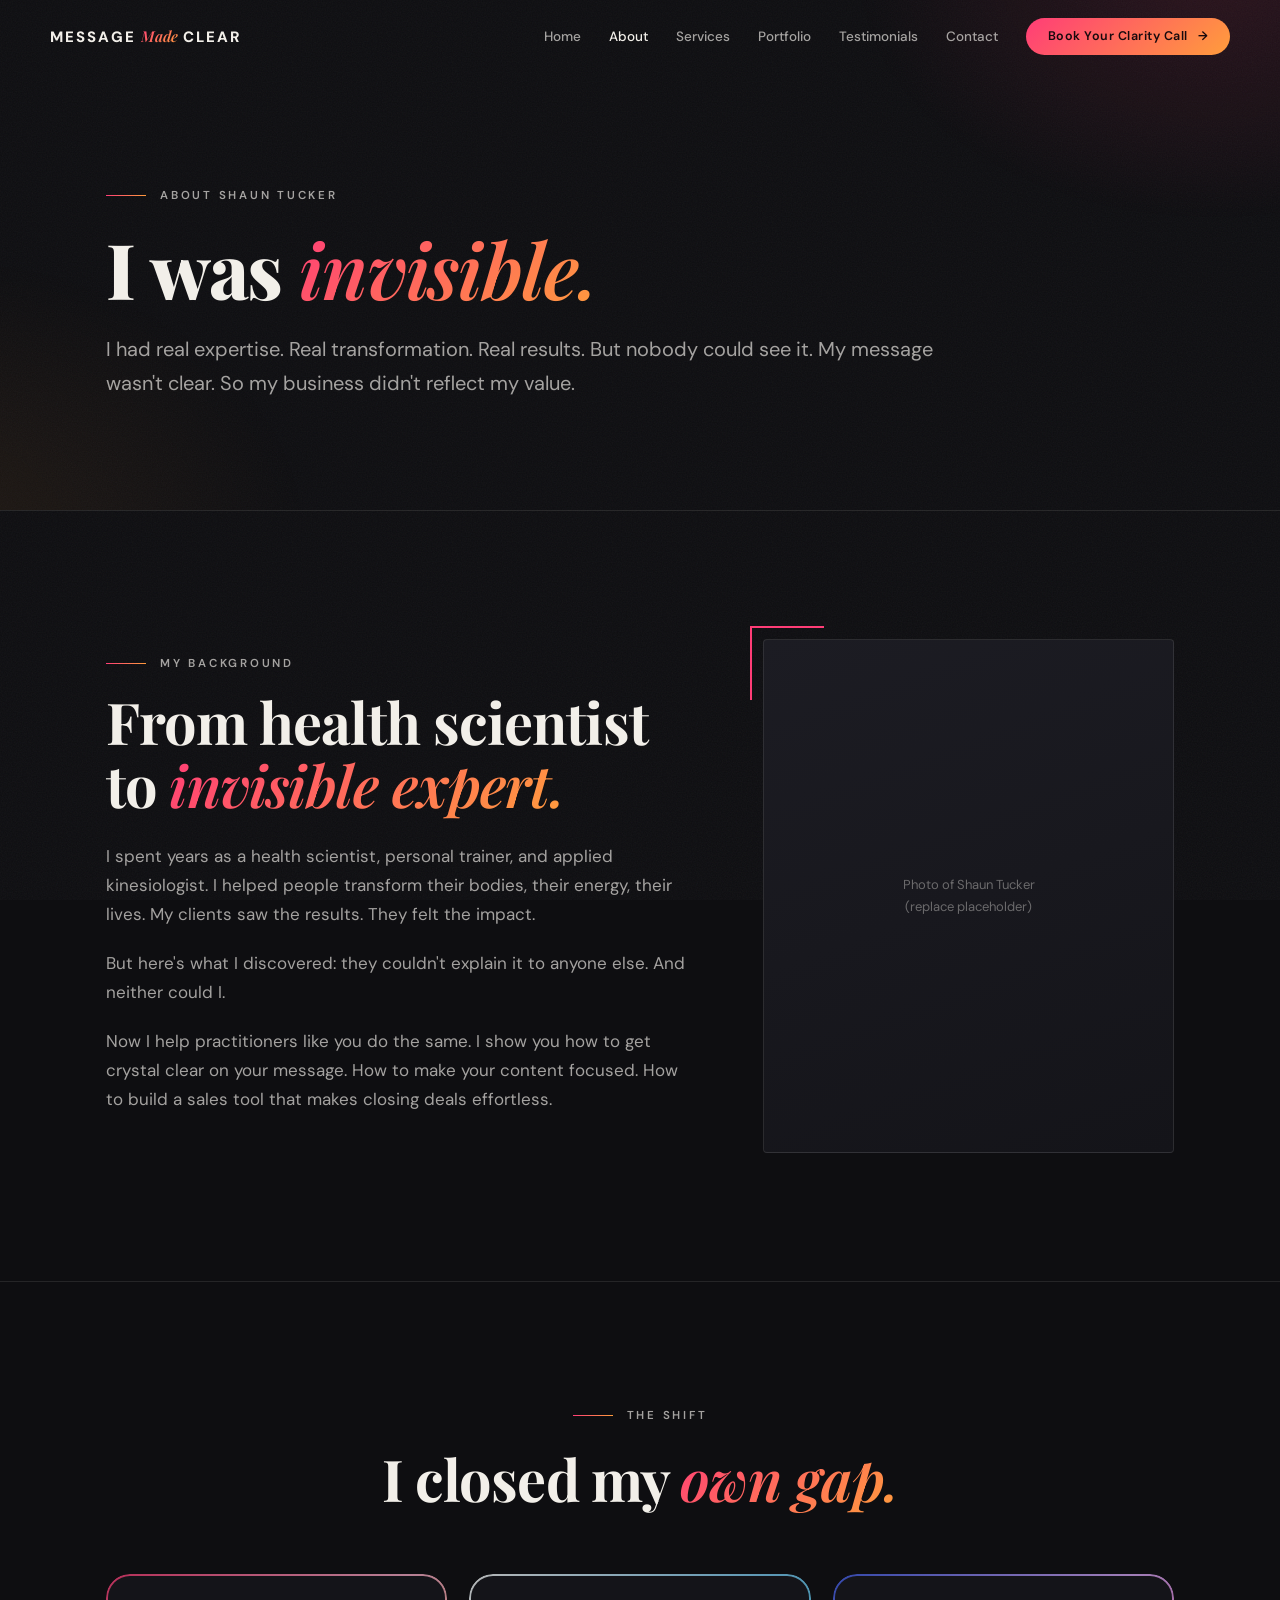
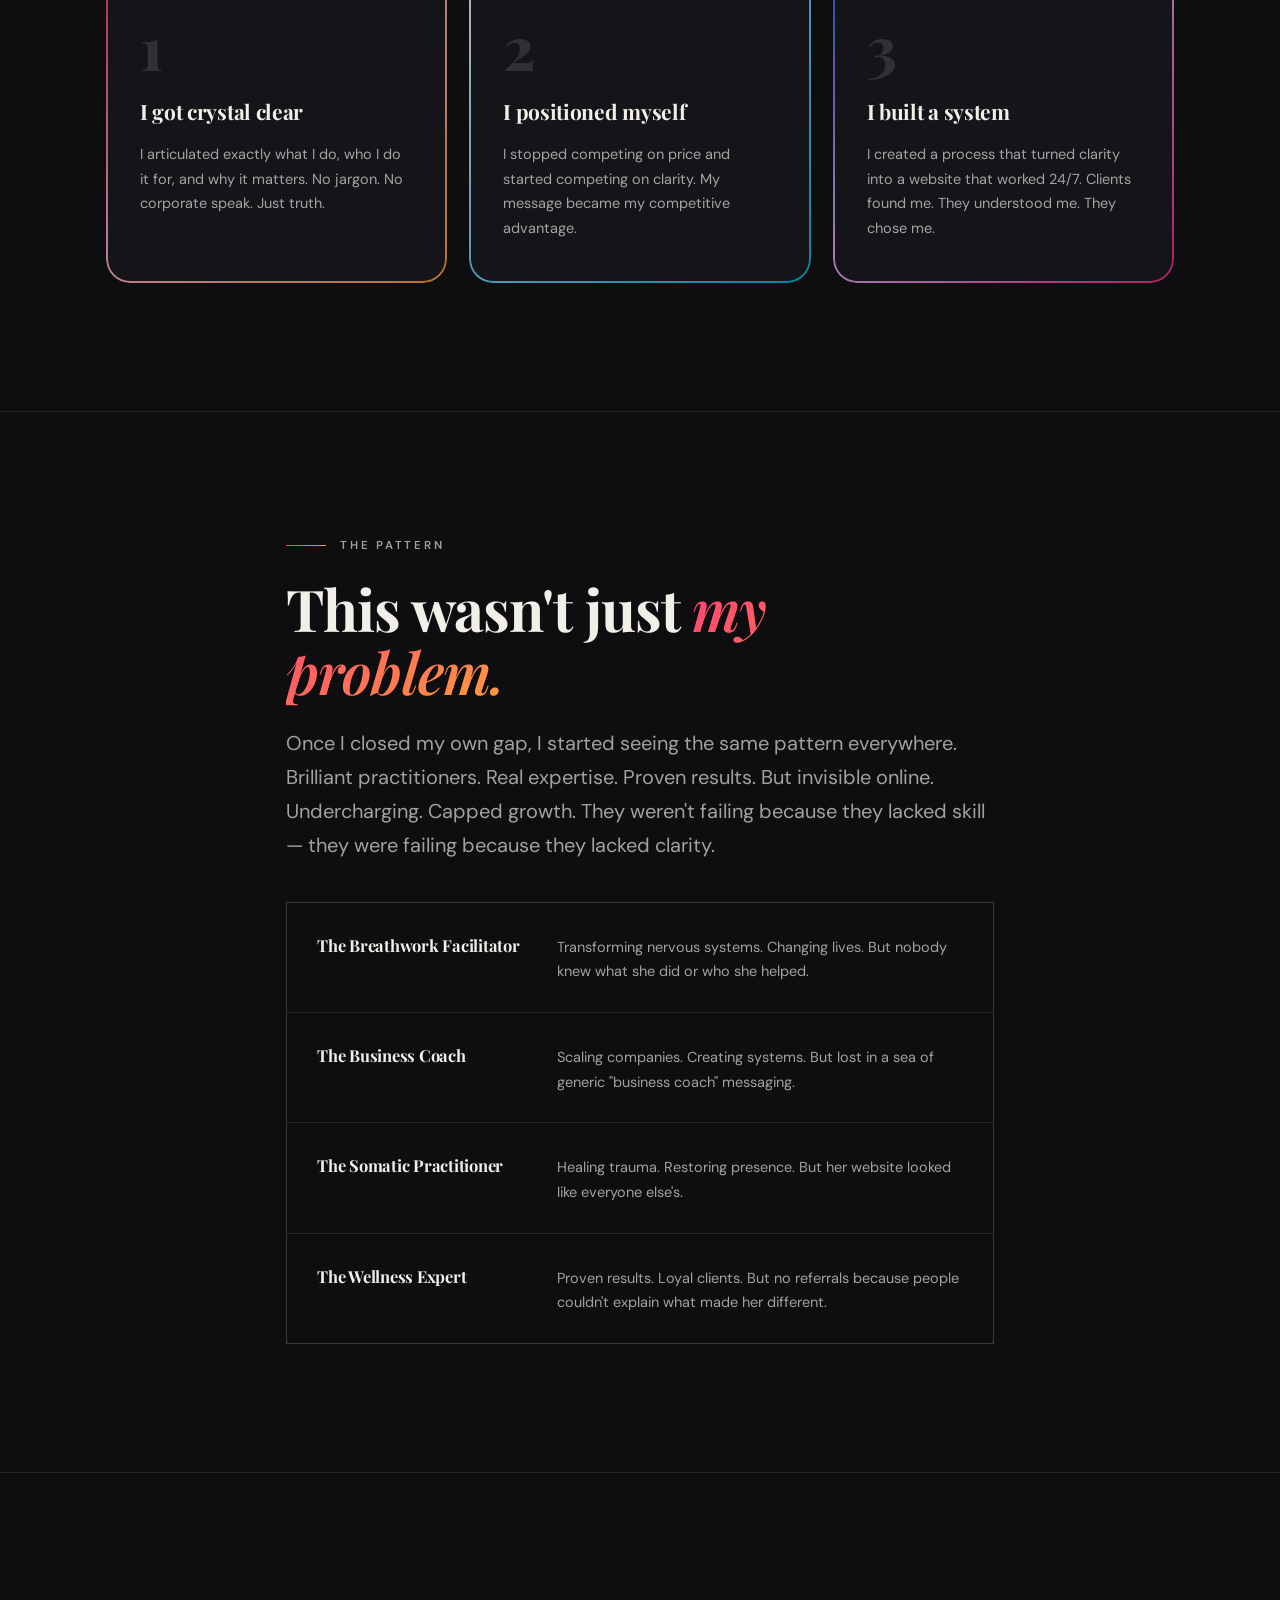
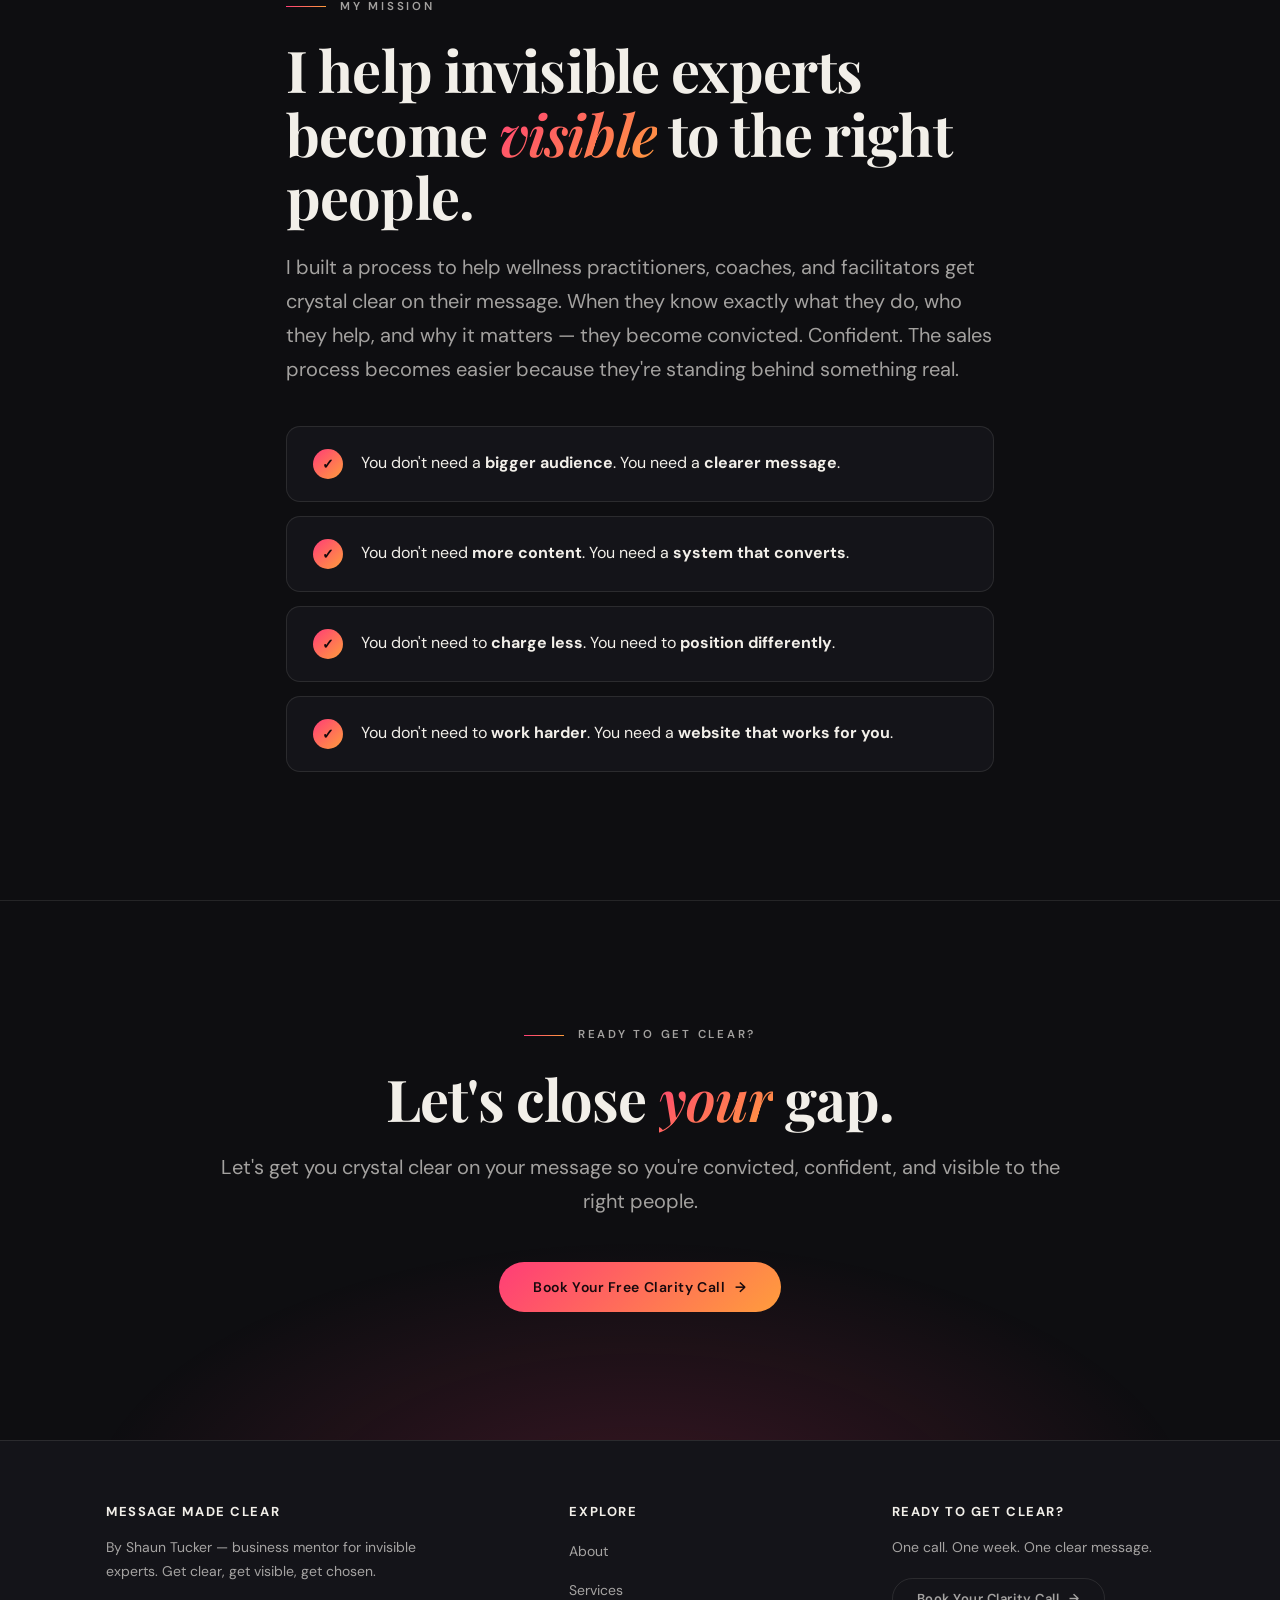
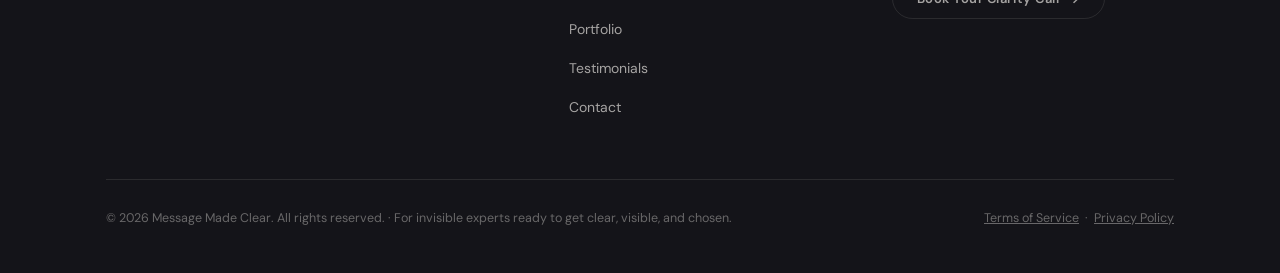
<file: about.html>
<!DOCTYPE html>
<html lang="en">
<head>
<meta charset="UTF-8">
<meta name="viewport" content="width=device-width, initial-scale=1.0">
<title>About Shaun Tucker — Message Made Clear</title>
<meta name="description" content="I had real expertise, real transformation, real results. But nobody could see it. Here's how I closed my own clarity gap — and now help invisible experts do the same.">
<link rel="canonical" href="https://messagemadeclear.com/about">
<meta property="og:type" content="profile">
<meta property="og:title" content="I Was Invisible — Shaun Tucker's Story">
<meta property="og:description" content="From health scientist with real results nobody could see, to helping invisible experts get seen, chosen, and paid.">
<meta property="og:locale" content="en_AU">
<link rel="preconnect" href="https://fonts.googleapis.com">
<link rel="preconnect" href="https://fonts.gstatic.com" crossorigin>
<link href="https://fonts.googleapis.com/css2?family=Playfair+Display:ital,wght@0,500;0,600;0,700;0,800;1,500;1,600&family=DM+Sans:opsz,wght@9..40,300;9..40,400;9..40,500;9..40,600;9..40,700&display=swap" rel="stylesheet">
<link rel="stylesheet" href="mmc-shared.css">
<style>
/* About-page-specific: the gap timeline + pattern list */
.origin { display: grid; grid-template-columns: 1.3fr 0.9fr; gap: clamp(36px,5vw,80px); align-items: center; }
.origin p { color: var(--bone-dim); margin: 0 0 20px; max-width: 58ch; }
.origin .frame { aspect-ratio: 4/5; border-radius: 4px; background: linear-gradient(160deg, var(--ink-3), var(--ink-2)); border: 1px solid var(--line); position: relative; display: grid; place-items: center; color: var(--bone-faint); font-size: 13px; text-align: center; padding: 24px; }
.origin .frame::before { content: ''; position: absolute; top: -14px; left: -14px; width: 72px; height: 72px; border-top: 2px solid var(--hot-a); border-left: 2px solid var(--hot-a); }
@media (max-width: 900px) { .origin { grid-template-columns: 1fr; } .origin .frame { max-width: 340px; } }

/* The gap-closing sequence — 3 steps, each a distinct hot gradient (kept from source) */
.gap-steps { display: grid; grid-template-columns: repeat(3, 1fr); gap: 22px; margin-top: 64px; }
.gap-card { position: relative; border-radius: 24px; padding: 2px; overflow: hidden; transition: transform 0.3s ease; }
.gap-card:hover { transform: translateY(-6px); }
.gap-card::before { content: ''; position: absolute; inset: 0; border-radius: 24px; opacity: 0.7; }
.gap-card--1::before { background: linear-gradient(137deg, #ff3d77 0%, #ffb1ce 45%, #ff9d3c 100%); }
.gap-card--2::before { background: linear-gradient(137deg, #ffffff 0%, #7dd3fc 45%, #06b6d4 100%); }
.gap-card--3::before { background: linear-gradient(137deg, #4361ee 0%, #e0aeff 45%, #f72585 100%); }
.gap-card__in { position: relative; background: var(--ink-2); border-radius: 22px; padding: 40px 32px; height: 100%; display: flex; flex-direction: column; }
.gap-card__in .num { font: 800 60px/1 var(--display); color: var(--bone-faint); opacity: 0.35; margin-bottom: 18px; }
.gap-card__in h3 { font-size: 21px; margin: 0 0 12px; }
.gap-card__in p { font-size: 14.5px; color: var(--bone-dim); margin: 0; }
@media (max-width: 900px) { .gap-steps { grid-template-columns: 1fr; } }

/* Pattern recognition — practitioners Shaun saw the same gap in */
.pattern-list { display: grid; gap: 1px; background: var(--line); border: 1px solid var(--line); margin-top: 40px; }
.pattern-item { background: var(--ink); padding: 28px 30px; display: grid; grid-template-columns: 220px 1fr; gap: 20px; align-items: baseline; }
.pattern-item h3 { font-size: 16.5px; margin: 0; color: var(--bone); }
.pattern-item p { font-size: 14.5px; color: var(--bone-dim); margin: 0; }
@media (max-width: 700px) { .pattern-item { grid-template-columns: 1fr; gap: 6px; } }

/* Mission statements — the "you don't need X, you need Y" reframes */
.reframes { display: grid; gap: 14px; margin-top: 40px; }
.reframe { display: flex; align-items: flex-start; gap: 18px; padding: 22px 26px; border: 1px solid var(--line); border-radius: 14px; background: var(--ink-2); }
.reframe .check { flex-shrink: 0; width: 30px; height: 30px; border-radius: 50%; background: var(--grad); display: grid; place-items: center; color: #17090d; font-weight: 800; font-size: 14px; }
.reframe p { margin: 0; font-size: 16px; }
.reframe b { font-weight: 700; }
</style>
<link rel="icon" type="image/x-icon" href="favicon.ico">
<link rel="shortcut icon" type="image/x-icon" href="favicon.ico">
<link rel="apple-touch-icon" href="favicon.png">
</head>
<body>
<div id="progress" aria-hidden="true"></div>

<nav class="nav" id="nav" aria-label="Main">
  <div class="wrap nav__inner">
    <a class="nav__brand" href="index.html">Message <em>Made</em> Clear</a>
    <div class="nav__links">
      <a href="index.html">Home</a>
      <a href="about.html" aria-current="page">About</a>
      <a href="services.html">Services</a>
      <a href="portfolio.html">Portfolio</a>
      <a href="testimonials.html">Testimonials</a>
      <a href="contact.html">Contact</a>
      <a class="btn" href="https://calendly.com/theshauntucker/strategycall">Book Your Clarity Call</a>
    </div>
  </div>
</nav>

<!-- ============ HERO ============ -->
<header class="page-hero">
  <div class="wrap">
    <p class="kicker reveal">About Shaun Tucker</p>
    <h1 class="h-hero reveal" data-d="1" style="font-size:clamp(2.6rem,6vw,5rem);">I was <span class="serif-i grad-text">invisible.</span></h1>
    <p class="lede reveal" data-d="2" style="margin-top:24px;">I had real expertise. Real transformation. Real results. But nobody could see it. My message wasn't clear. So my business didn't reflect my value.</p>
  </div>
</header>

<main>

<!-- ============ ORIGIN ============ -->
<section class="rule-top">
  <div class="wrap origin">
    <div>
      <p class="kicker reveal">My Background</p>
      <h2 class="h-1 reveal" data-d="1">From health scientist to <span class="serif-i grad-text">invisible expert.</span></h2>
      <p class="reveal" data-d="2" style="margin-top:26px;">I spent years as a health scientist, personal trainer, and applied kinesiologist. I helped people transform their bodies, their energy, their lives. My clients saw the results. They felt the impact.</p>
      <p class="reveal" data-d="2">But here's what I discovered: they couldn't explain it to anyone else. And neither could I.</p>
      <p class="reveal" data-d="3">Now I help practitioners like you do the same. I show you how to get crystal clear on your message. How to make your content focused. How to build a sales tool that makes closing deals effortless.</p>
    </div>
    <div class="frame reveal" data-d="2">
      <!-- TODO: real photo of Shaun → /images/shaun-about.webp -->
      <span>Photo of Shaun Tucker<br>(replace placeholder)</span>
    </div>
  </div>
</section>

<!-- ============ I CLOSED MY OWN GAP ============ -->
<section class="rule-top">
  <div class="wrap">
    <p class="kicker kicker--center reveal" style="justify-content:center;">The Shift</p>
    <h2 class="h-1 center reveal" data-d="1">I closed my <span class="serif-i grad-text">own gap.</span></h2>
    <div class="gap-steps">
      <div class="gap-card gap-card--1 reveal" data-d="1"><div class="gap-card__in">
        <div class="num">1</div>
        <h3>I got crystal clear</h3>
        <p>I articulated exactly what I do, who I do it for, and why it matters. No jargon. No corporate speak. Just truth.</p>
      </div></div>
      <div class="gap-card gap-card--2 reveal" data-d="2"><div class="gap-card__in">
        <div class="num">2</div>
        <h3>I positioned myself</h3>
        <p>I stopped competing on price and started competing on clarity. My message became my competitive advantage.</p>
      </div></div>
      <div class="gap-card gap-card--3 reveal" data-d="3"><div class="gap-card__in">
        <div class="num">3</div>
        <h3>I built a system</h3>
        <p>I created a process that turned clarity into a website that worked 24/7. Clients found me. They understood me. They chose me.</p>
      </div></div>
    </div>
  </div>
</section>

<!-- ============ THE PATTERN ============ -->
<section class="rule-top">
  <div class="wrap wrap--narrow">
    <p class="kicker reveal">The Pattern</p>
    <h2 class="h-1 reveal" data-d="1">This wasn't just <span class="serif-i grad-text">my problem.</span></h2>
    <p class="lede reveal" data-d="2" style="margin-top:22px;">Once I closed my own gap, I started seeing the same pattern everywhere. Brilliant practitioners. Real expertise. Proven results. But invisible online. Undercharging. Capped growth. They weren't failing because they lacked skill — they were failing because they lacked clarity.</p>
    <div class="pattern-list reveal" data-d="3">
      <div class="pattern-item"><h3>The Breathwork Facilitator</h3><p>Transforming nervous systems. Changing lives. But nobody knew what she did or who she helped.</p></div>
      <div class="pattern-item"><h3>The Business Coach</h3><p>Scaling companies. Creating systems. But lost in a sea of generic "business coach" messaging.</p></div>
      <div class="pattern-item"><h3>The Somatic Practitioner</h3><p>Healing trauma. Restoring presence. But her website looked like everyone else's.</p></div>
      <div class="pattern-item"><h3>The Wellness Expert</h3><p>Proven results. Loyal clients. But no referrals because people couldn't explain what made her different.</p></div>
    </div>
  </div>
</section>

<!-- ============ MISSION ============ -->
<section class="rule-top">
  <div class="wrap wrap--narrow">
    <p class="kicker reveal">My Mission</p>
    <h2 class="h-1 reveal" data-d="1">I help invisible experts become <span class="serif-i grad-text">visible</span> to the right people.</h2>
    <p class="lede reveal" data-d="2" style="margin-top:22px;">I built a process to help wellness practitioners, coaches, and facilitators get crystal clear on their message. When they know exactly what they do, who they help, and why it matters — they become convicted. Confident. The sales process becomes easier because they're standing behind something real.</p>
    <div class="reframes reveal" data-d="3">
      <div class="reframe"><span class="check">✓</span><p>You don't need a <b>bigger audience</b>. You need a <b>clearer message</b>.</p></div>
      <div class="reframe"><span class="check">✓</span><p>You don't need <b>more content</b>. You need a <b>system that converts</b>.</p></div>
      <div class="reframe"><span class="check">✓</span><p>You don't need to <b>charge less</b>. You need to <b>position differently</b>.</p></div>
      <div class="reframe"><span class="check">✓</span><p>You don't need to <b>work harder</b>. You need a <b>website that works for you</b>.</p></div>
    </div>
  </div>
</section>

<!-- ============ FINAL CTA ============ -->
<section class="final rule-top">
  <div class="wrap">
    <p class="kicker reveal" style="justify-content:center;">Ready to Get Clear?</p>
    <h2 class="h-1 reveal" data-d="1">Let's close <span class="serif-i grad-text">your</span> gap.</h2>
    <p class="lede reveal" data-d="2" style="text-align:center;">Let's get you crystal clear on your message so you're convicted, confident, and visible to the right people.</p>
    <div class="cta-row reveal" data-d="3" style="justify-content:center;">
      <a class="btn" href="https://calendly.com/theshauntucker/strategycall">Book Your Free Clarity Call</a>
    </div>
  </div>
</section>

</main>

<footer>
  <div class="wrap">
    <div class="foot">
      <div>
        <h4>Message Made Clear</h4>
        <p>By Shaun Tucker — business mentor for invisible experts. Get clear, get visible, get chosen.</p>
      </div>
      <div>
        <h4>Explore</h4>
        <ul>
          <li><a href="about.html">About</a></li>
          <li><a href="services.html">Services</a></li>
          <li><a href="portfolio.html">Portfolio</a></li>
          <li><a href="testimonials.html">Testimonials</a></li>
          <li><a href="contact.html">Contact</a></li>
        </ul>
      </div>
      <div>
        <h4>Ready to Get Clear?</h4>
        <p style="margin-bottom:18px;">One call. One week. One clear message.</p>
        <a class="btn btn--ghost" href="https://calendly.com/theshauntucker/strategycall" style="padding:13px 24px;font-size:13px;">Book Your Clarity Call</a>
      </div>
    </div>
    <div class="foot__legal">
      <span>© 2026 Message Made Clear. All rights reserved. · For invisible experts ready to get clear, visible, and chosen.</span>
      <span><a href="terms.html">Terms of Service</a> &nbsp;·&nbsp; <a href="privacy.html">Privacy Policy</a></span>
    </div>
  </div>
</footer>

<script>
var nav = document.getElementById('nav'), bar = document.getElementById('progress');
addEventListener('scroll', function () {
  nav.classList.toggle('scrolled', scrollY > 40);
  var h = document.documentElement;
  bar.style.width = (scrollY / (h.scrollHeight - h.clientHeight) * 100) + '%';
}, { passive: true });
var io = new IntersectionObserver(function (entries) {
  entries.forEach(function (e) { if (e.isIntersecting) { e.target.classList.add('in'); io.unobserve(e.target); } });
}, { threshold: 0.14 });
document.querySelectorAll('.reveal').forEach(function (el) { io.observe(el); });
</script>
</body>
</html>
</file>
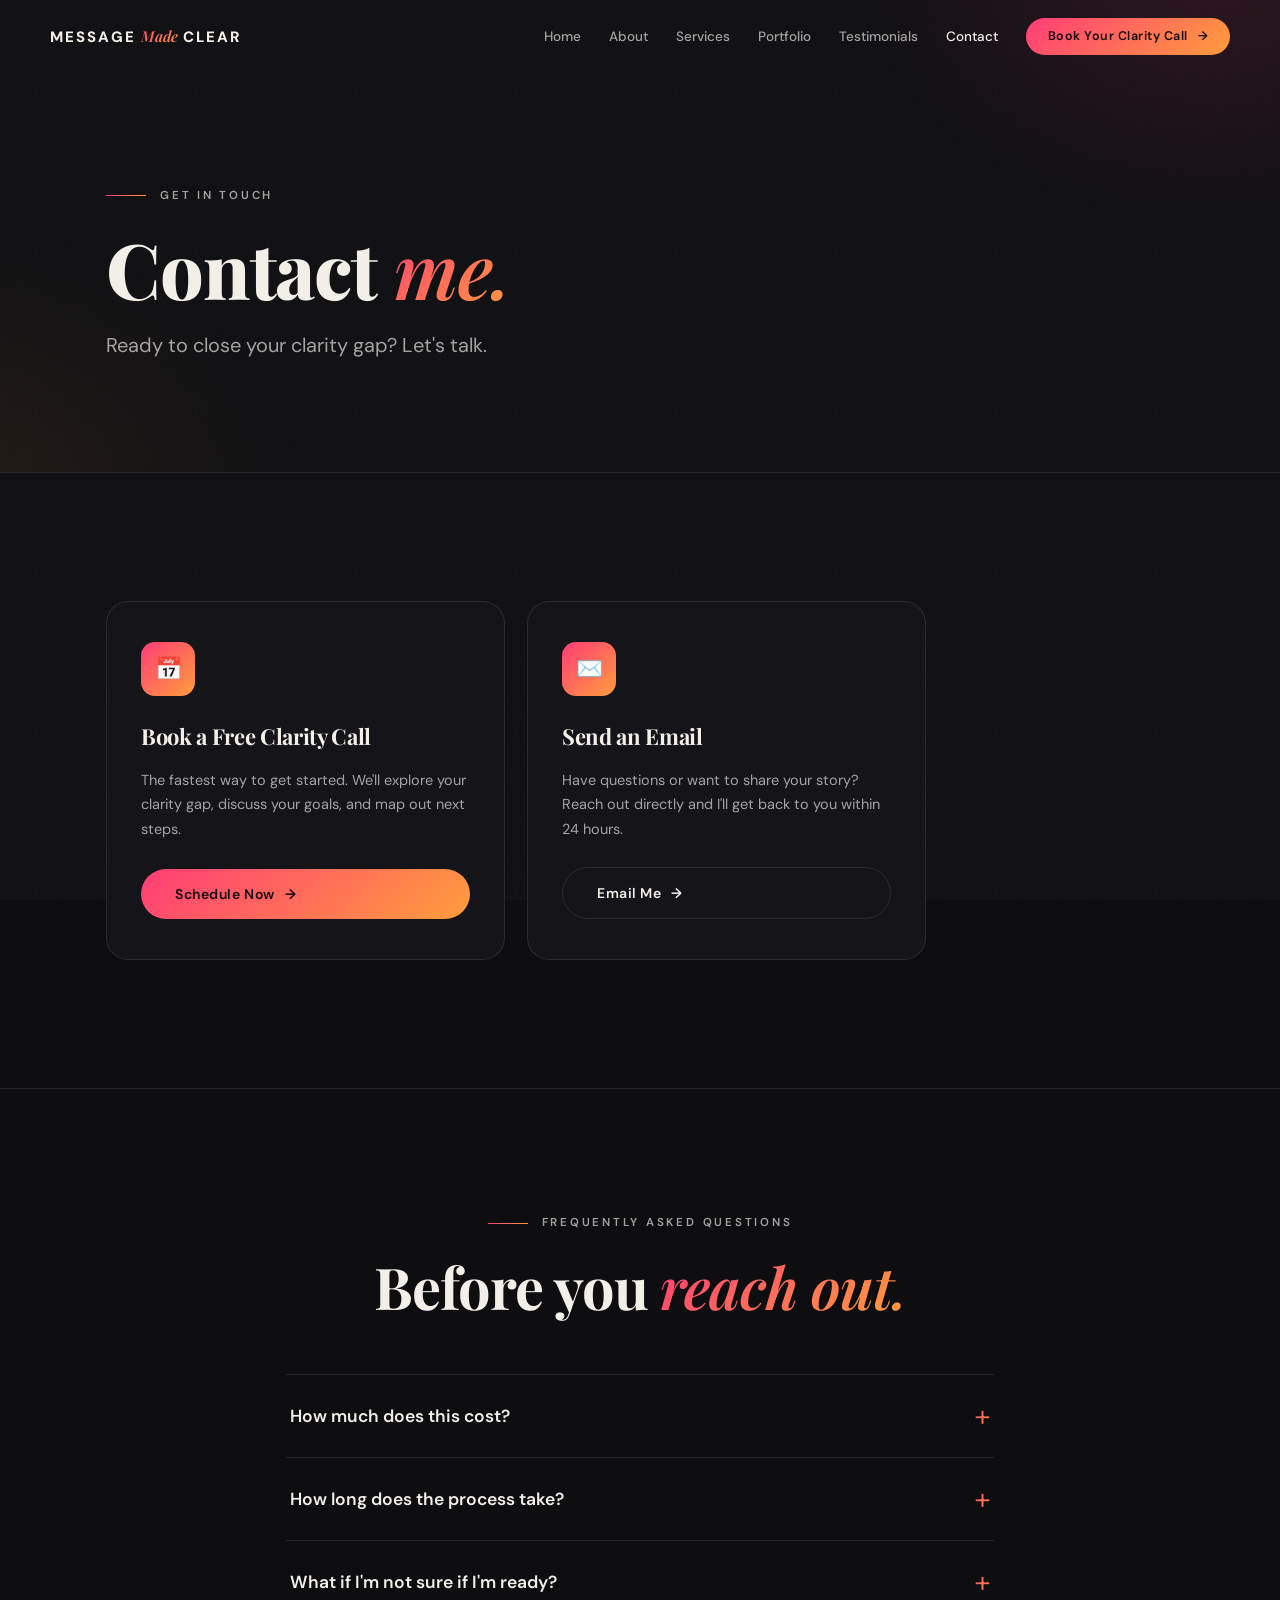
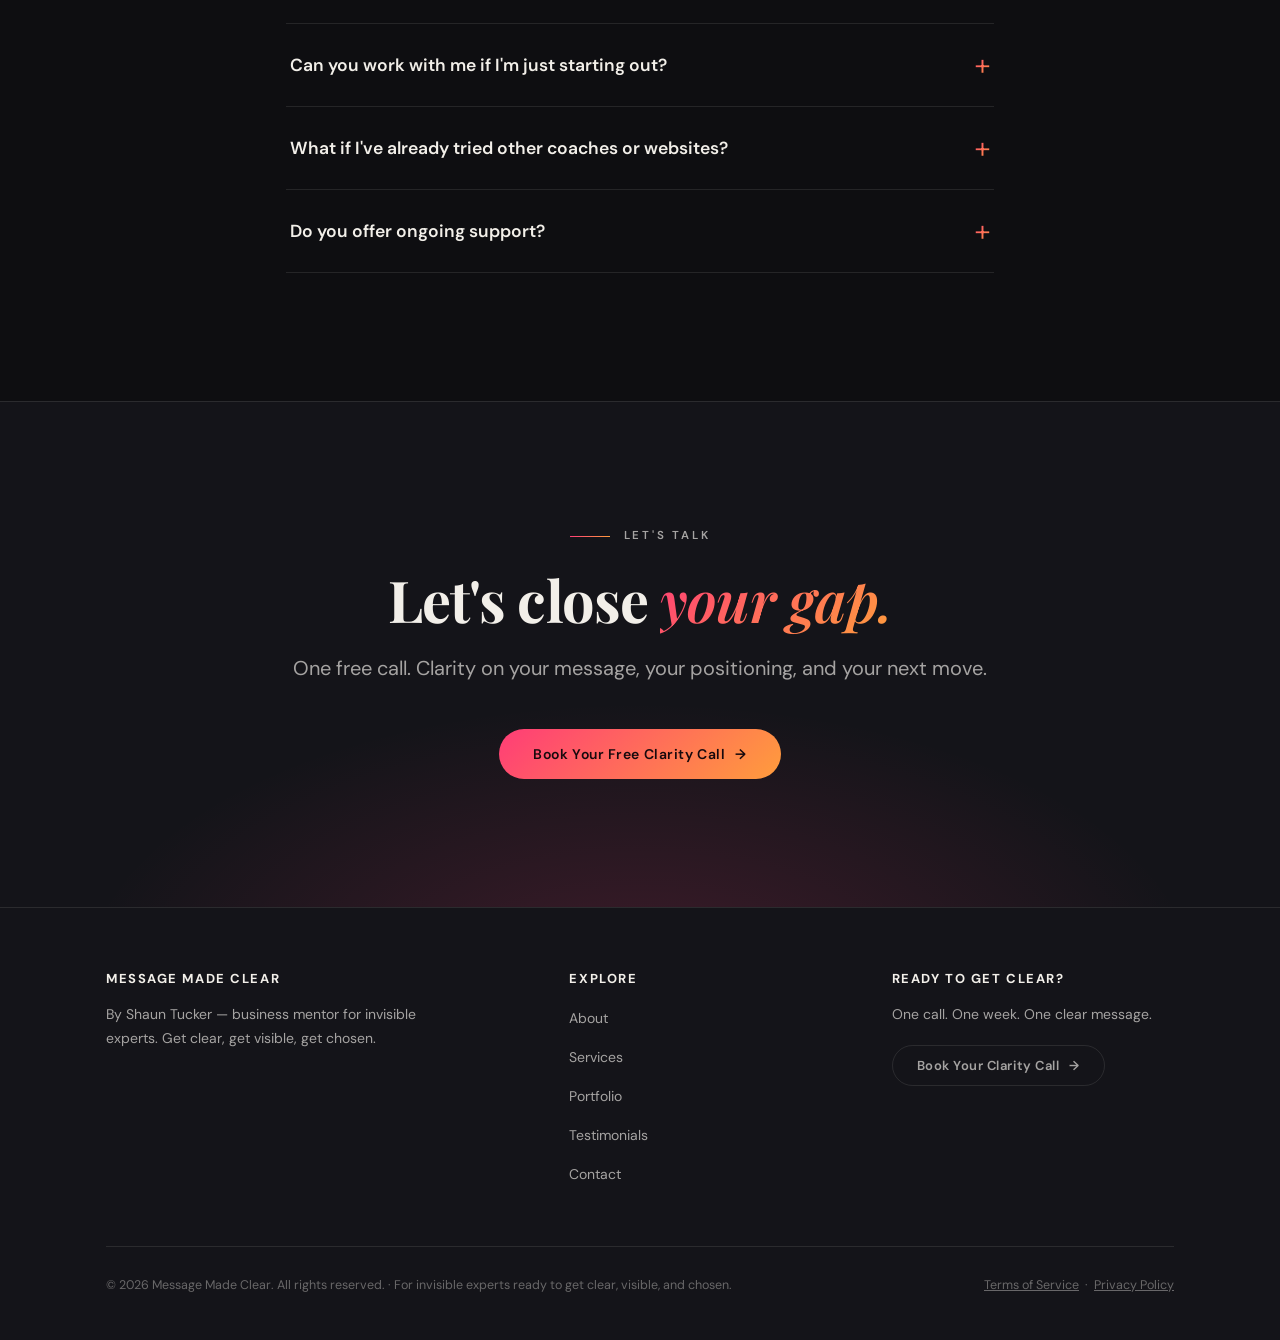
<file: contact.html>
<!DOCTYPE html>
<html lang="en">
<head>
<meta charset="UTF-8">
<meta name="viewport" content="width=device-width, initial-scale=1.0">
<title>Contact Shaun Tucker — Message Made Clear</title>
<meta name="description" content="Ready to close your clarity gap? Book a free Clarity Call or send an email. Let's talk about your message, your positioning, and your next move.">
<link rel="canonical" href="https://messagemadeclear.com/contact">
<meta property="og:type" content="website">
<meta property="og:title" content="Contact Me — Message Made Clear">
<meta property="og:description" content="Ready to close your clarity gap? Let's talk.">
<meta property="og:locale" content="en_AU">
<link rel="preconnect" href="https://fonts.googleapis.com">
<link rel="preconnect" href="https://fonts.gstatic.com" crossorigin>
<link href="https://fonts.googleapis.com/css2?family=Playfair+Display:ital,wght@0,500;0,600;0,700;0,800;1,500;1,600&family=DM+Sans:opsz,wght@9..40,300;9..40,400;9..40,500;9..40,600;9..40,700&display=swap" rel="stylesheet">
<link rel="stylesheet" href="mmc-shared.css">
<style>
.contact-opts { display: grid; grid-template-columns: 1fr 1fr; gap: 22px; max-width: 820px; }
.opt { border: 1px solid var(--line); border-radius: 22px; padding: 40px 34px; background: var(--ink-2); display: flex; flex-direction: column; transition: border-color 0.3s, transform 0.3s; }
.opt:hover { transform: translateY(-4px); border-color: rgba(255,61,119,0.35); }
.opt .ico { width: 54px; height: 54px; border-radius: 14px; background: var(--grad); display: grid; place-items: center; font-size: 22px; margin-bottom: 22px; }
.opt h2 { font-size: 22px; margin: 0 0 12px; }
.opt p { font-size: 14.5px; color: var(--bone-dim); margin: 0 0 26px; flex: 1; }
@media (max-width: 700px) { .contact-opts { grid-template-columns: 1fr; } }
</style>
<link rel="icon" type="image/x-icon" href="favicon.ico">
<link rel="shortcut icon" type="image/x-icon" href="favicon.ico">
<link rel="apple-touch-icon" href="favicon.png">
</head>
<body>
<div id="progress" aria-hidden="true"></div>

<nav class="nav" id="nav" aria-label="Main">
  <div class="wrap nav__inner">
    <a class="nav__brand" href="index.html">Message <em>Made</em> Clear</a>
    <div class="nav__links">
      <a href="index.html">Home</a>
      <a href="about.html">About</a>
      <a href="services.html">Services</a>
      <a href="portfolio.html">Portfolio</a>
      <a href="testimonials.html">Testimonials</a>
      <a href="contact.html" aria-current="page">Contact</a>
      <a class="btn" href="https://calendly.com/theshauntucker/strategycall">Book Your Clarity Call</a>
    </div>
  </div>
</nav>

<header class="page-hero">
  <div class="wrap">
    <p class="kicker reveal">Get In Touch</p>
    <h1 class="h-hero reveal" data-d="1" style="font-size:clamp(2.6rem,6vw,5rem);">Contact <span class="serif-i grad-text">me.</span></h1>
    <p class="lede reveal" data-d="2" style="margin-top:20px;">Ready to close your clarity gap? Let's talk.</p>
  </div>
</header>

<main>

<!-- ============ CONTACT OPTIONS ============ -->
<section class="rule-top">
  <div class="wrap">
    <div class="contact-opts">
      <div class="opt reveal" data-d="1">
        <div class="ico">📅</div>
        <h2>Book a Free Clarity Call</h2>
        <p>The fastest way to get started. We'll explore your clarity gap, discuss your goals, and map out next steps.</p>
        <a class="btn" href="https://calendly.com/theshauntucker/strategycall">Schedule Now</a>
      </div>
      <div class="opt reveal" data-d="2">
        <div class="ico">✉️</div>
        <h2>Send an Email</h2>
        <p>Have questions or want to share your story? Reach out directly and I'll get back to you within 24 hours.</p>
        <a class="btn btn--ghost" href="mailto:shaun@messagemadeclear.com">Email Me</a>
      </div>
    </div>
  </div>
</section>

<!-- ============ FAQ ============ -->
<section class="rule-top">
  <div class="wrap wrap--narrow">
    <p class="kicker kicker--center reveal" style="justify-content:center;">Frequently Asked Questions</p>
    <h2 class="h-1 center reveal" data-d="1">Before you <span class="serif-i grad-text">reach out.</span></h2>
    <div class="faq reveal" data-d="2">
      <details>
        <summary>How much does this cost?</summary>
        <p>Pricing depends on your specific needs and scope. We discuss this during your free Clarity Call and create a custom proposal.</p>
      </details>
      <details>
        <summary>How long does the process take?</summary>
        <p>Typically 4–8 weeks from Clarity Call to launch. We work at a pace that feels right for you. (The flagship 1-on-1 intensive is designed to deliver clarity and a live website in as little as 7 days.)</p>
      </details>
      <details>
        <summary>What if I'm not sure if I'm ready?</summary>
        <p>That's exactly what the free Clarity Call is for. We'll explore your situation, answer your questions, and you can decide if it's the right time.</p>
      </details>
      <details>
        <summary>Can you work with me if I'm just starting out?</summary>
        <p>Absolutely. The best time to get clear on your message is before you build your business. We'll help you position yourself from day one.</p>
      </details>
      <details>
        <summary>What if I've already tried other coaches or websites?</summary>
        <p>No problem. Many of my clients have worked with others before. We'll learn from what didn't work and build something that does.</p>
      </details>
      <details>
        <summary>Do you offer ongoing support?</summary>
        <p>Yes. After your website launches, we can discuss ongoing support, updates, and optimization options.</p>
      </details>
    </div>
  </div>
</section>

<!-- ============ FINAL CTA ============ -->
<section class="final rule-top" style="background:var(--ink-2);">
  <div class="wrap">
    <p class="kicker reveal" style="justify-content:center;">Let's Talk</p>
    <h2 class="h-1 reveal" data-d="1">Let's close <span class="serif-i grad-text">your gap.</span></h2>
    <p class="lede reveal" data-d="2" style="text-align:center;">One free call. Clarity on your message, your positioning, and your next move.</p>
    <div class="cta-row reveal" data-d="3" style="justify-content:center;">
      <a class="btn" href="https://calendly.com/theshauntucker/strategycall">Book Your Free Clarity Call</a>
    </div>
  </div>
</section>

</main>

<footer>
  <div class="wrap">
    <div class="foot">
      <div>
        <h4>Message Made Clear</h4>
        <p>By Shaun Tucker — business mentor for invisible experts. Get clear, get visible, get chosen.</p>
      </div>
      <div>
        <h4>Explore</h4>
        <ul>
          <li><a href="about.html">About</a></li>
          <li><a href="services.html">Services</a></li>
          <li><a href="portfolio.html">Portfolio</a></li>
          <li><a href="testimonials.html">Testimonials</a></li>
          <li><a href="contact.html">Contact</a></li>
        </ul>
      </div>
      <div>
        <h4>Ready to Get Clear?</h4>
        <p style="margin-bottom:18px;">One call. One week. One clear message.</p>
        <a class="btn btn--ghost" href="https://calendly.com/theshauntucker/strategycall" style="padding:13px 24px;font-size:13px;">Book Your Clarity Call</a>
      </div>
    </div>
    <div class="foot__legal">
      <span>© 2026 Message Made Clear. All rights reserved. · For invisible experts ready to get clear, visible, and chosen.</span>
      <span><a href="terms.html">Terms of Service</a> &nbsp;·&nbsp; <a href="privacy.html">Privacy Policy</a></span>
    </div>
  </div>
</footer>

<script>
var nav = document.getElementById('nav'), bar = document.getElementById('progress');
addEventListener('scroll', function () {
  nav.classList.toggle('scrolled', scrollY > 40);
  var h = document.documentElement;
  bar.style.width = (scrollY / (h.scrollHeight - h.clientHeight) * 100) + '%';
}, { passive: true });
var io = new IntersectionObserver(function (entries) {
  entries.forEach(function (e) { if (e.isIntersecting) { e.target.classList.add('in'); io.unobserve(e.target); } });
}, { threshold: 0.14 });
document.querySelectorAll('.reveal').forEach(function (el) { io.observe(el); });
</script>
</body>
</html>
</file>
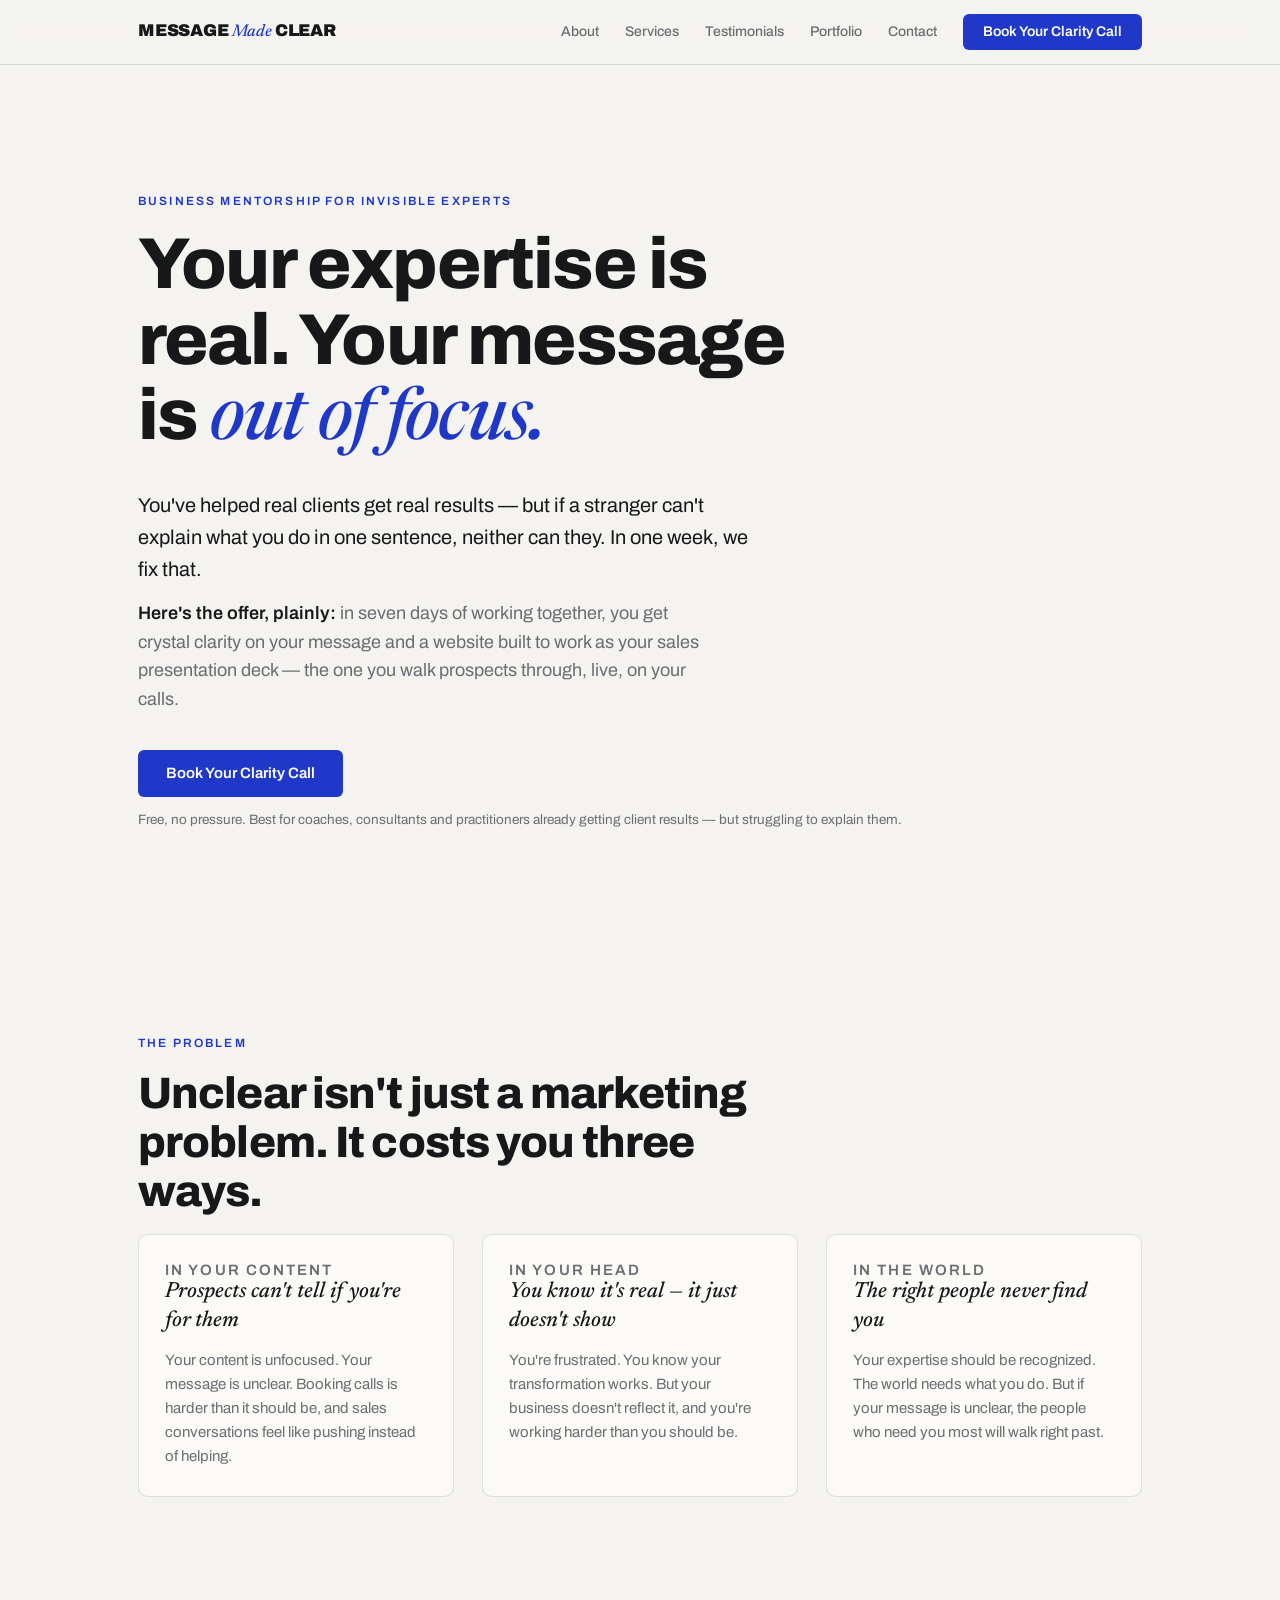
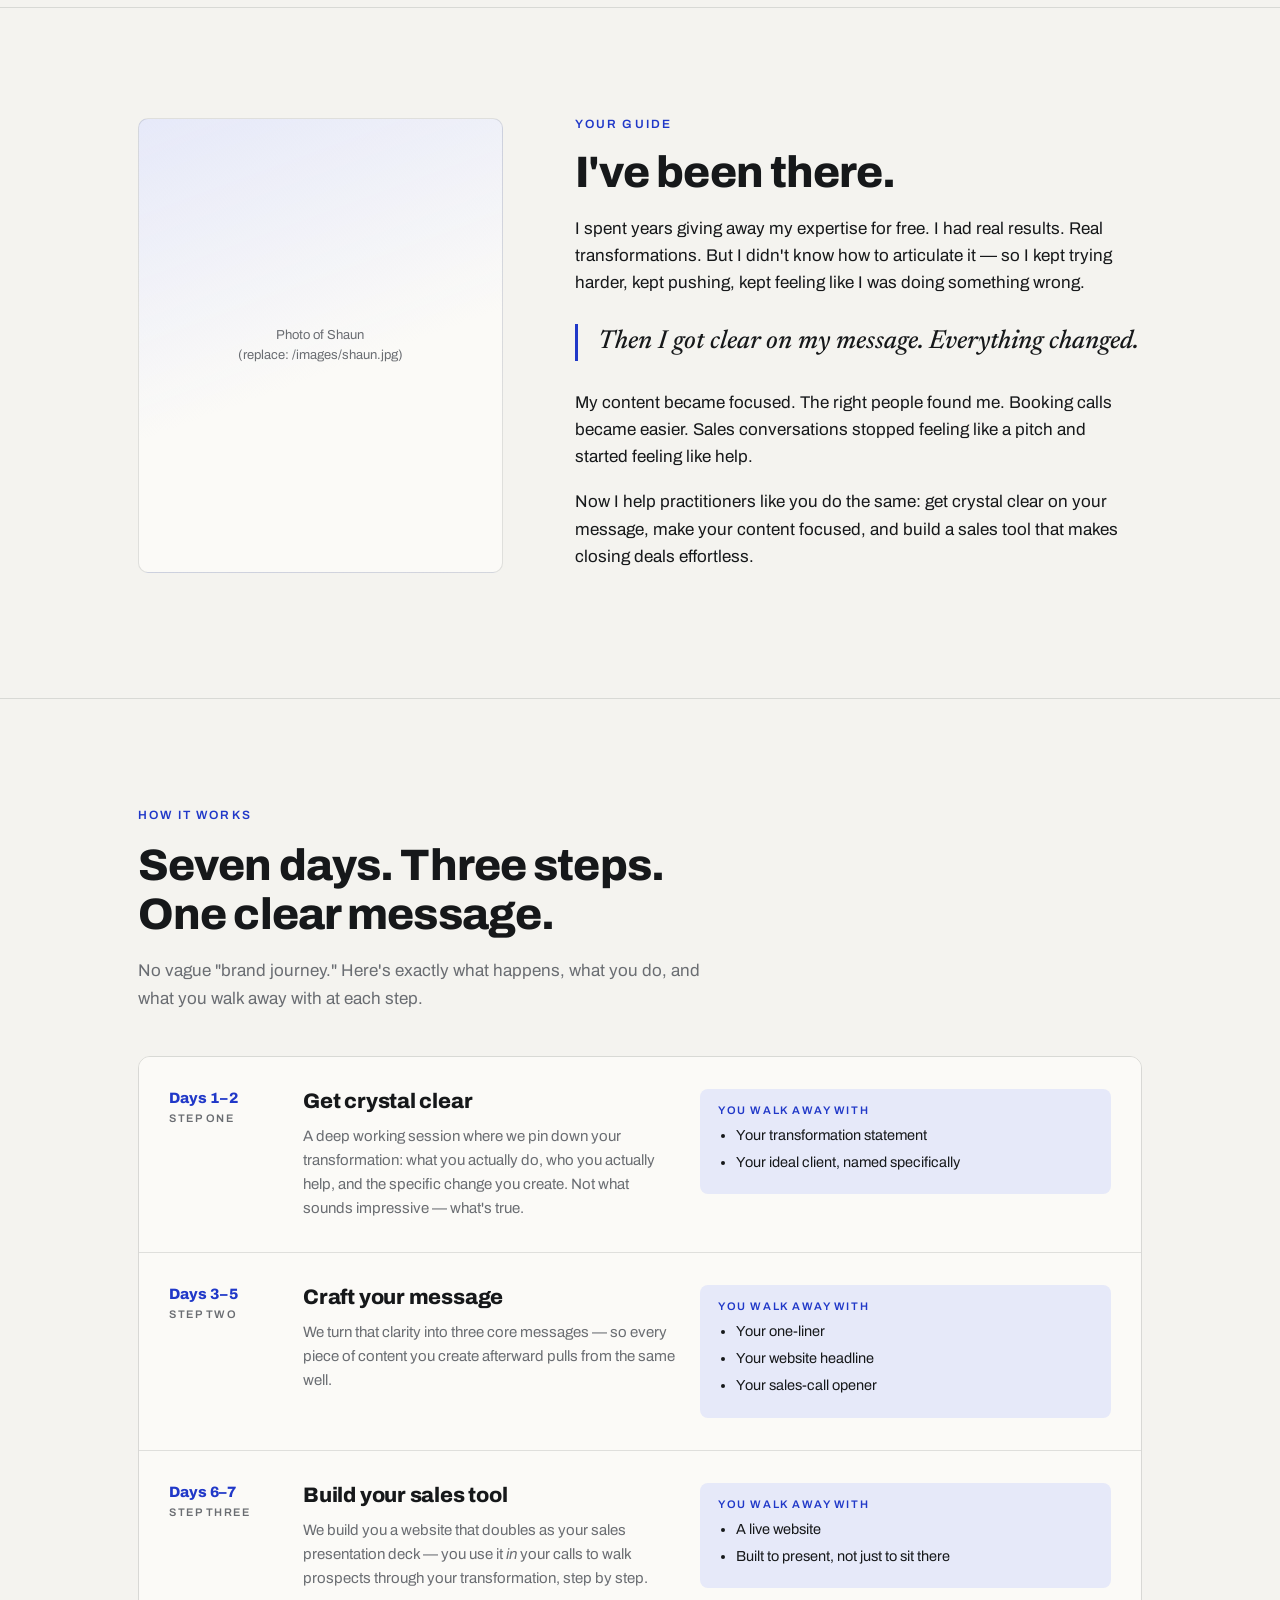
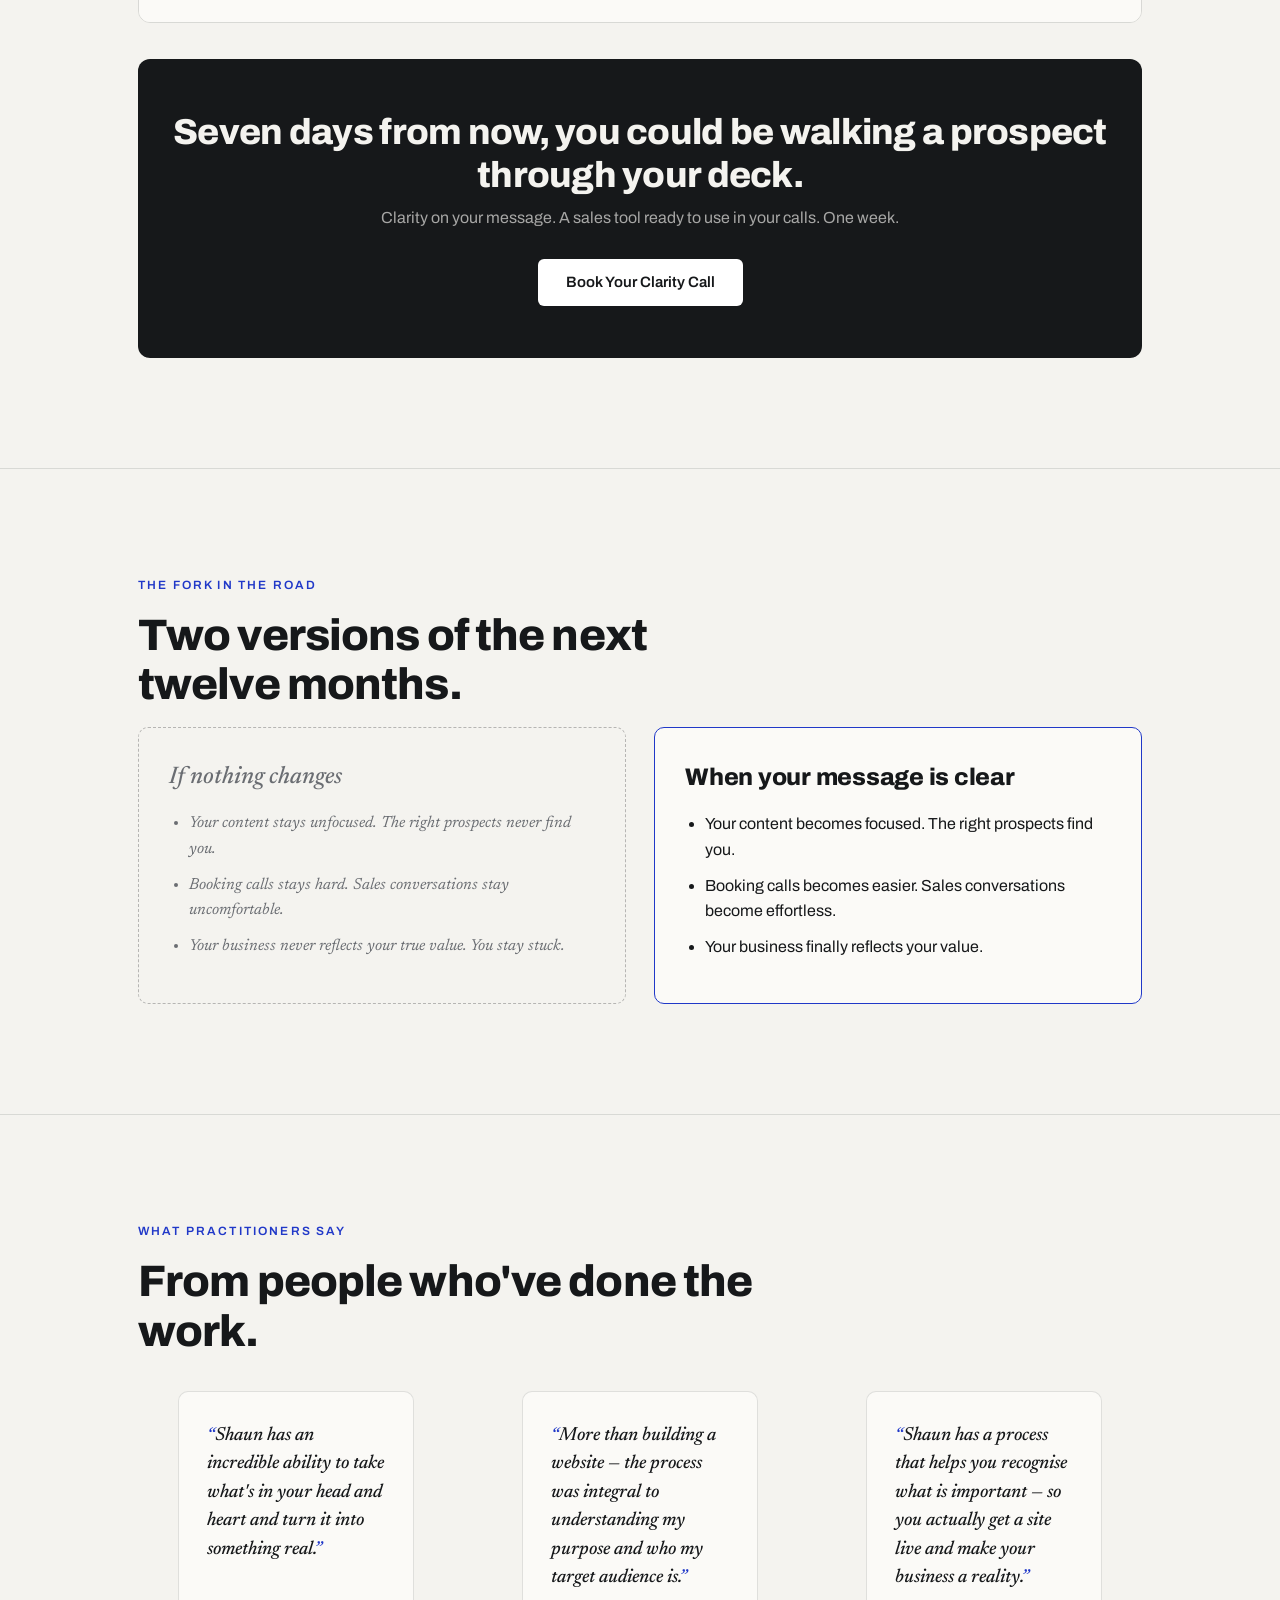
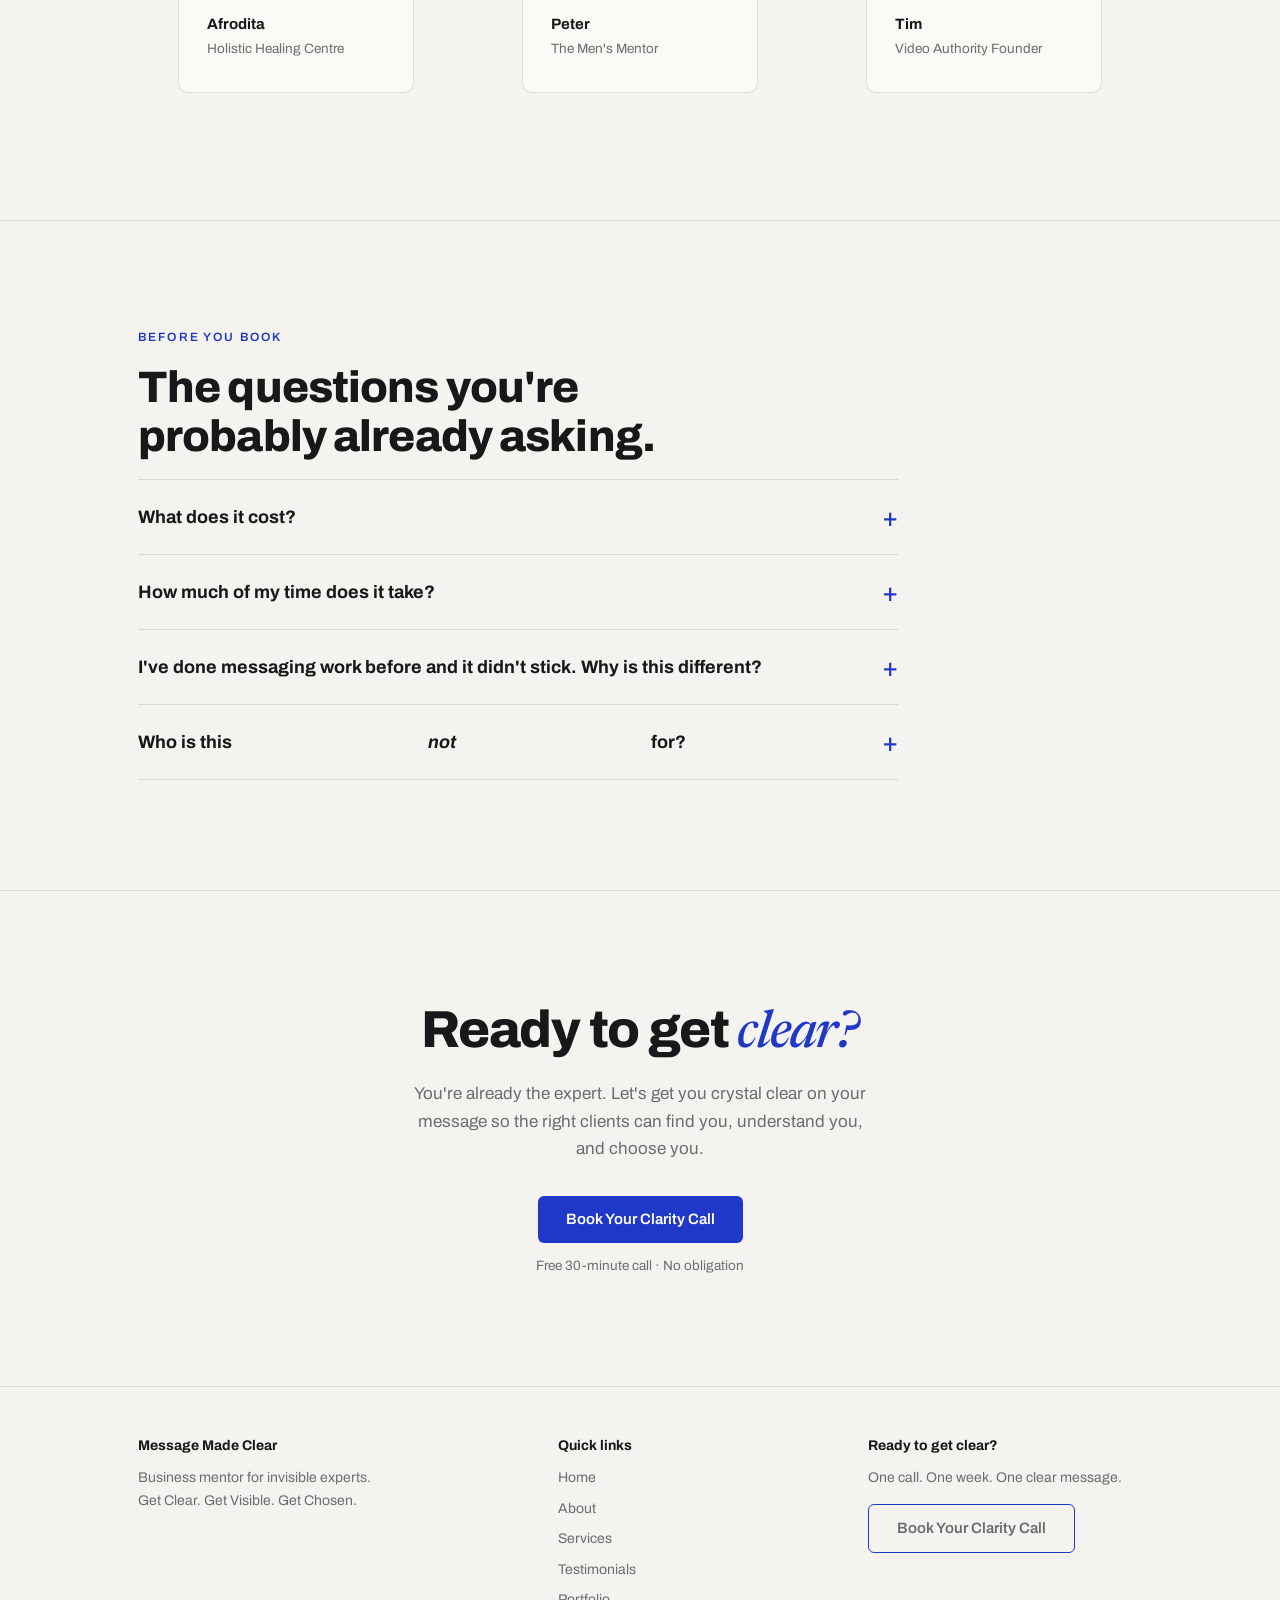
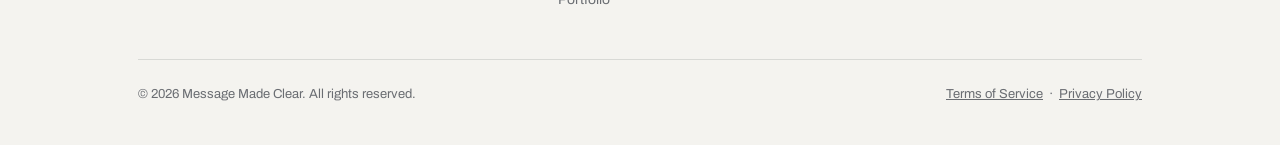
<file: messagemadeclear-rebuild.html>
<!DOCTYPE html>
<html lang="en">
<head>
<meta charset="UTF-8">
<meta name="viewport" content="width=device-width, initial-scale=1.0">
<title>Message Made Clear — Get Clear. Get Visible. Get Chosen.</title>
<meta name="description" content="Business mentorship for invisible experts. In seven days, get crystal clear on your message and walk away with a website that works as your sales deck.">
<link rel="preconnect" href="https://fonts.googleapis.com">
<link rel="preconnect" href="https://fonts.gstatic.com" crossorigin>
<link href="https://fonts.googleapis.com/css2?family=Archivo:wght@500;600;800;900&family=Newsreader:ital,opsz,wght@1,6..72,400;1,6..72,500&display=swap" rel="stylesheet">
<style>
  /* =====================================================================
     MESSAGE MADE CLEAR — rebuild
     Concept: the page enacts the brand promise. Unclear language appears
     in a soft italic serif (Newsreader, blurred); clear statements land in
     sharp grotesk (Archivo). Blur → focus is the signature.
     ===================================================================== */
  :root {
    --paper: #f4f3ef;
    --paper-raised: #fbfaf7;
    --ink: #16181a;
    --muted: #6a6d72;
    --cobalt: #2038c8;
    --cobalt-deep: #16279a;
    --cobalt-wash: #e6e9f9;
    --line: rgba(22, 24, 26, 0.12);

    --font-clear: 'Archivo', -apple-system, sans-serif;
    --font-unclear: 'Newsreader', Georgia, serif;

    --max: 1100px;
    --pad: clamp(20px, 5vw, 48px);
  }

  * { box-sizing: border-box; }
  html { scroll-behavior: smooth; }
  body {
    margin: 0;
    background: var(--paper);
    color: var(--ink);
    font-family: var(--font-clear);
    font-size: 17px;
    line-height: 1.6;
    -webkit-font-smoothing: antialiased;
  }

  ::selection { background: var(--cobalt); color: #fff; }

  a { color: inherit; }
  img { max-width: 100%; display: block; }

  .wrap { max-width: var(--max); margin: 0 auto; padding-left: var(--pad); padding-right: var(--pad); }

  /* ---- The two voices --------------------------------------------------
     .v-unclear — the fuzzy before-state: italic serif, softened
     .v-clear   — the after-state: sharp grotesk
     --------------------------------------------------------------------- */
  .v-unclear {
    font-family: var(--font-unclear);
    font-style: italic;
    font-weight: 400;
    color: var(--muted);
  }
  .v-clear { font-family: var(--font-clear); font-weight: 800; color: var(--ink); }

  /* ---- Eyebrow labels --------------------------------------------------- */
  .eyebrow {
    font: 600 12px/1 var(--font-clear);
    letter-spacing: 0.18em;
    text-transform: uppercase;
    color: var(--cobalt);
    margin: 0 0 20px;
  }

  /* ---- Buttons ----------------------------------------------------------- */
  .btn {
    display: inline-block;
    font: 600 15px/1 var(--font-clear);
    padding: 16px 28px;
    border-radius: 6px;
    text-decoration: none;
    background: var(--cobalt);
    color: #fff;
    transition: background 0.15s ease, transform 0.15s ease;
  }
  .btn:hover { background: var(--cobalt-deep); }
  .btn:active { transform: translateY(1px); }
  .btn:focus-visible { outline: 3px solid var(--cobalt); outline-offset: 3px; }
  .btn--ghost {
    background: transparent;
    color: var(--cobalt);
    border: 1.5px solid var(--cobalt);
  }
  .btn--ghost:hover { background: var(--cobalt-wash); }

  .cta-note {
    display: block;
    margin-top: 12px;
    font-size: 13.5px;
    color: var(--muted);
  }

  /* ---- Nav ---------------------------------------------------------------- */
  .nav {
    position: sticky;
    top: 0;
    z-index: 50;
    background: rgba(244, 243, 239, 0.92);
    backdrop-filter: blur(8px);
    border-bottom: 1px solid var(--line);
  }
  .nav__inner {
    display: flex;
    align-items: center;
    justify-content: space-between;
    gap: 20px;
    padding-top: 14px;
    padding-bottom: 14px;
  }
  .nav__brand {
    font: 900 17px/1.1 var(--font-clear);
    letter-spacing: -0.01em;
    text-decoration: none;
    text-transform: uppercase;
  }
  .nav__brand em {
    font: italic 500 17px/1.1 var(--font-unclear);
    text-transform: none;
    color: var(--cobalt);
  }
  .nav__links { display: flex; gap: 26px; align-items: center; }
  .nav__links a:not(.btn) {
    font: 500 14px/1 var(--font-clear);
    text-decoration: none;
    color: var(--muted);
    transition: color 0.15s;
  }
  .nav__links a:not(.btn):hover { color: var(--ink); }
  .nav .btn { padding: 11px 20px; font-size: 14px; }
  .nav__toggle { display: none; }

  @media (max-width: 880px) {
    .nav__links a:not(.btn) { display: none; }
  }

  /* ---- Hero: the signature moment ---------------------------------------- */
  .hero { padding: clamp(64px, 11vw, 130px) 0 clamp(56px, 8vw, 96px); }
  .hero h1 {
    font: 800 clamp(38px, 6.4vw, 72px)/1.05 var(--font-clear);
    letter-spacing: -0.025em;
    margin: 0 0 28px;
    max-width: 15ch;
  }
  /* The unclear phrase starts blurred, then focuses. */
  .focus-word {
    font-family: var(--font-unclear);
    font-style: italic;
    font-weight: 500;
    color: var(--cobalt);
    display: inline-block;
    filter: blur(7px);
    opacity: 0.55;
    transition: filter 1.1s cubic-bezier(0.22, 1, 0.36, 1), opacity 1.1s ease;
    transition-delay: 0.45s;
  }
  .is-focused .focus-word { filter: blur(0); opacity: 1; }

  .hero__sub {
    font-size: clamp(17px, 2vw, 20px);
    color: var(--ink);
    max-width: 56ch;
    margin: 0 0 14px;
  }
  .hero__offer {
    font-size: clamp(16px, 1.8vw, 18px);
    color: var(--muted);
    max-width: 58ch;
    margin: 0 0 36px;
  }
  .hero__offer strong { color: var(--ink); font-weight: 600; }

  /* ---- Section scaffolding ----------------------------------------------- */
  section { padding: clamp(56px, 9vw, 110px) 0; }
  section + section { border-top: 1px solid var(--line); }
  .section-head {
    font: 800 clamp(28px, 4vw, 44px)/1.12 var(--font-clear);
    letter-spacing: -0.02em;
    margin: 0 0 18px;
    max-width: 22ch;
  }
  .section-lede { color: var(--muted); max-width: 58ch; margin: 0 0 44px; }

  /* ---- Problem: three layers ---------------------------------------------- */
  .layers { display: grid; grid-template-columns: repeat(3, 1fr); gap: 28px; }
  .layer {
    background: var(--paper-raised);
    border: 1px solid var(--line);
    border-radius: 10px;
    padding: 28px 26px;
  }
  .layer__where {
    font: 600 12px/1 var(--font-clear);
    letter-spacing: 0.14em;
    text-transform: uppercase;
    color: var(--cobalt);
    margin: 0 0 14px;
  }
  .layer h3 {
    font: italic 500 22px/1.3 var(--font-unclear);
    margin: 0 0 12px;
  }
  .layer p { font-size: 15px; color: var(--muted); margin: 0; }

  @media (max-width: 820px) { .layers { grid-template-columns: 1fr; } }

  /* ---- Guide -------------------------------------------------------------- */
  .guide { display: grid; grid-template-columns: 0.9fr 1.4fr; gap: clamp(28px, 6vw, 72px); align-items: start; }
  .guide__portrait {
    aspect-ratio: 4 / 5;
    border-radius: 10px;
    background:
      linear-gradient(160deg, var(--cobalt-wash), transparent 55%),
      var(--paper-raised);
    border: 1px solid var(--line);
    display: grid;
    place-items: center;
    color: var(--muted);
    font-size: 13px;
    text-align: center;
    padding: 20px;
    position: sticky;
    top: 90px;
  }
  .guide__story p { margin: 0 0 18px; max-width: 58ch; }
  .guide__story .then {
    font: italic 500 clamp(20px, 2.6vw, 26px)/1.4 var(--font-unclear);
    color: var(--ink);
    border-left: 3px solid var(--cobalt);
    padding-left: 20px;
    margin: 28px 0;
  }
  @media (max-width: 820px) {
    .guide { grid-template-columns: 1fr; }
    .guide__portrait { position: static; max-width: 320px; }
  }

  /* ---- Plan: a real sequence, so numbers are earned ------------------------ */
  .steps { display: grid; gap: 0; border: 1px solid var(--line); border-radius: 12px; overflow: hidden; }
  .step {
    display: grid;
    grid-template-columns: 110px 1fr 1.1fr;
    gap: 24px;
    padding: 32px 30px;
    background: var(--paper-raised);
    align-items: start;
  }
  .step + .step { border-top: 1px solid var(--line); }
  .step__days {
    font: 800 15px/1.2 var(--font-clear);
    color: var(--cobalt);
  }
  .step__days span { display: block; font: 600 11px/1 var(--font-clear); letter-spacing: 0.14em; text-transform: uppercase; color: var(--muted); margin-top: 6px; }
  .step h3 { font: 800 21px/1.2 var(--font-clear); letter-spacing: -0.01em; margin: 0 0 10px; }
  .step__what { font-size: 15px; color: var(--muted); margin: 0; }
  .step__out {
    background: var(--cobalt-wash);
    border-radius: 8px;
    padding: 16px 18px;
    font-size: 14.5px;
  }
  .step__out strong {
    display: block;
    font: 600 11px/1 var(--font-clear);
    letter-spacing: 0.14em;
    text-transform: uppercase;
    color: var(--cobalt);
    margin-bottom: 8px;
  }
  .step__out ul { margin: 0; padding-left: 18px; }
  .step__out li { margin-bottom: 4px; }

  .seven {
    margin-top: 36px;
    text-align: center;
    background: var(--ink);
    color: var(--paper);
    border-radius: 12px;
    padding: clamp(32px, 5vw, 52px) 24px;
  }
  .seven p.big {
    font: 800 clamp(24px, 3.6vw, 36px)/1.2 var(--font-clear);
    letter-spacing: -0.02em;
    margin: 0 0 8px;
  }
  .seven p.small { color: rgba(244, 243, 239, 0.65); margin: 0 0 28px; font-size: 16px; }
  .seven .btn { background: #fff; color: var(--ink); }
  .seven .btn:hover { background: var(--cobalt-wash); }

  @media (max-width: 820px) {
    .step { grid-template-columns: 1fr; gap: 14px; }
  }

  /* ---- Stakes: the two voices, side by side -------------------------------- */
  .stakes { display: grid; grid-template-columns: 1fr 1fr; gap: 28px; }
  .stake { border-radius: 10px; padding: 34px 30px; }
  .stake--without {
    background: transparent;
    border: 1px dashed rgba(22, 24, 26, 0.28);
  }
  .stake--without h3 { font: italic 500 24px/1.3 var(--font-unclear); color: var(--muted); margin: 0 0 18px; }
  .stake--without li { font-family: var(--font-unclear); font-style: italic; color: var(--muted); }
  .stake--with {
    background: var(--paper-raised);
    border: 1.5px solid var(--cobalt);
  }
  .stake--with h3 { font: 800 24px/1.3 var(--font-clear); letter-spacing: -0.01em; margin: 0 0 18px; }
  .stake ul { margin: 0; padding-left: 20px; }
  .stake li { margin-bottom: 10px; font-size: 16px; }
  @media (max-width: 820px) { .stakes { grid-template-columns: 1fr; } }

  /* ---- Testimonials ----------------------------------------------------------- */
  .quotes { display: grid; grid-template-columns: repeat(3, 1fr); gap: 28px; }
  .quote {
    background: var(--paper-raised);
    border: 1px solid var(--line);
    border-radius: 10px;
    padding: 30px 28px;
    display: flex;
    flex-direction: column;
  }
  .quote blockquote {
    font: italic 500 19px/1.5 var(--font-unclear);
    margin: 0 0 22px;
    flex: 1;
  }
  .quote blockquote::before { content: '\201C'; color: var(--cobalt); }
  .quote blockquote::after { content: '\201D'; color: var(--cobalt); }
  .quote cite { font-style: normal; }
  .quote cite strong { display: block; font: 700 15px/1.3 var(--font-clear); }
  .quote cite span { font-size: 13.5px; color: var(--muted); }
  @media (max-width: 820px) { .quotes { grid-template-columns: 1fr; } }

  /* ---- FAQ / objections --------------------------------------------------------- */
  .faq { max-width: 760px; }
  .faq details {
    border-top: 1px solid var(--line);
    padding: 4px 0;
  }
  .faq details:last-child { border-bottom: 1px solid var(--line); }
  .faq summary {
    cursor: pointer;
    list-style: none;
    display: flex;
    justify-content: space-between;
    align-items: center;
    gap: 16px;
    padding: 20px 0;
    font: 700 18px/1.35 var(--font-clear);
  }
  .faq summary::-webkit-details-marker { display: none; }
  .faq summary::after {
    content: '+';
    font: 500 26px/1 var(--font-clear);
    color: var(--cobalt);
    flex-shrink: 0;
    transition: transform 0.2s ease;
  }
  .faq details[open] summary::after { transform: rotate(45deg); }
  .faq details > p { margin: 0 0 22px; color: var(--muted); max-width: 62ch; }
  .faq summary:focus-visible { outline: 3px solid var(--cobalt); outline-offset: 4px; border-radius: 4px; }

  /* ---- Final CTA ------------------------------------------------------------------ */
  .final { text-align: center; }
  .final h2 {
    font: 800 clamp(30px, 5vw, 52px)/1.1 var(--font-clear);
    letter-spacing: -0.025em;
    margin: 0 auto 16px;
    max-width: 18ch;
  }
  .final h2 .focus-word { transition-delay: 0s; }
  .final p { color: var(--muted); max-width: 46ch; margin: 0 auto 34px; }

  /* ---- Footer ------------------------------------------------------------------------ */
  footer {
    border-top: 1px solid var(--line);
    padding: 52px 0 40px;
    font-size: 14px;
    color: var(--muted);
  }
  .foot { display: grid; grid-template-columns: 1.4fr 1fr 1fr; gap: 36px; margin-bottom: 40px; }
  .foot h4 { font: 700 14px/1 var(--font-clear); color: var(--ink); margin: 0 0 14px; }
  .foot p { margin: 0 0 8px; max-width: 34ch; }
  .foot ul { list-style: none; margin: 0; padding: 0; }
  .foot li { margin-bottom: 8px; }
  .foot a { color: var(--muted); text-decoration: none; }
  .foot a:hover { color: var(--ink); }
  .foot__legal {
    display: flex;
    justify-content: space-between;
    gap: 16px;
    flex-wrap: wrap;
    padding-top: 24px;
    border-top: 1px solid var(--line);
    font-size: 13px;
  }
  .foot__legal a { color: var(--muted); }
  @media (max-width: 820px) { .foot { grid-template-columns: 1fr; } }

  /* ---- Scroll reveal (quiet) ----------------------------------------------------------- */
  .reveal { opacity: 0; transform: translateY(14px); transition: opacity 0.6s ease, transform 0.6s ease; }
  .reveal.is-in { opacity: 1; transform: none; }

  @media (prefers-reduced-motion: reduce) {
    html { scroll-behavior: auto; }
    .focus-word { filter: none; opacity: 1; transition: none; }
    .reveal { opacity: 1; transform: none; transition: none; }
  }
</style>
</head>
<body>

<!-- ================= NAV ================= -->
<nav class="nav" aria-label="Main">
  <div class="wrap nav__inner">
    <a class="nav__brand" href="/">Message <em>Made</em> Clear</a>
    <div class="nav__links">
      <a href="/about">About</a>
      <a href="/services">Services</a>
      <a href="/testimonials">Testimonials</a>
      <a href="/portfolio">Portfolio</a>
      <a href="/contact">Contact</a>
      <a class="btn" href="https://calendly.com/theshauntucker/strategycall">Book Your Clarity Call</a>
    </div>
  </div>
</nav>

<!-- ================= HERO ================= -->
<header class="hero">
  <div class="wrap">
    <p class="eyebrow">Business mentorship for invisible experts</p>
    <h1>Your expertise is real. Your message is <span class="focus-word">out&nbsp;of&nbsp;focus.</span></h1>
    <p class="hero__sub">
      You've helped real clients get real results — but if a stranger can't
      explain what you do in one sentence, neither can they. In one week, we fix that.
    </p>
    <p class="hero__offer">
      <strong>Here's the offer, plainly:</strong> in seven days of working together,
      you get crystal clarity on your message and a website built to work as your
      sales presentation deck — the one you walk prospects through, live, on your calls.
    </p>
    <a class="btn" href="https://calendly.com/theshauntucker/strategycall">Book Your Clarity Call</a>
    <span class="cta-note">Free, no pressure. Best for coaches, consultants and practitioners already getting client results — but struggling to explain them.</span>
  </div>
</header>

<!-- ================= PROBLEM ================= -->
<section id="problem" aria-labelledby="problem-h">
  <div class="wrap">
    <p class="eyebrow reveal">The problem</p>
    <h2 class="section-head reveal" id="problem-h">Unclear isn't just a marketing problem. It costs you three ways.</h2>
    <div class="layers">
      <div class="layer reveal">
        <p class="layer__where">In your content</p>
        <h3>Prospects can't tell if you're for them</h3>
        <p>Your content is unfocused. Your message is unclear. Booking calls is harder than it should be, and sales conversations feel like pushing instead of helping.</p>
      </div>
      <div class="layer reveal">
        <p class="layer__where">In your head</p>
        <h3>You know it's real — it just doesn't show</h3>
        <p>You're frustrated. You know your transformation works. But your business doesn't reflect it, and you're working harder than you should be.</p>
      </div>
      <div class="layer reveal">
        <p class="layer__where">In the world</p>
        <h3>The right people never find you</h3>
        <p>Your expertise should be recognized. The world needs what you do. But if your message is unclear, the people who need you most will walk right past.</p>
      </div>
    </div>
  </div>
</section>

<!-- ================= GUIDE ================= -->
<section id="about" aria-labelledby="guide-h">
  <div class="wrap guide">
    <div class="guide__portrait reveal">
      <!-- Replace this placeholder with a real photo of Shaun.
           A candid working shot beats a posed headshot for this brand. -->
      <span>Photo of Shaun<br>(replace: /images/shaun.jpg)</span>
    </div>
    <div class="guide__story">
      <p class="eyebrow reveal">Your guide</p>
      <h2 class="section-head reveal" id="guide-h">I've been there.</h2>
      <p class="reveal">I spent years giving away my expertise for free. I had real results. Real transformations. But I didn't know how to articulate it — so I kept trying harder, kept pushing, kept feeling like I was doing something wrong.</p>
      <p class="then reveal">Then I got clear on my message. Everything changed.</p>
      <p class="reveal">My content became focused. The right people found me. Booking calls became easier. Sales conversations stopped feeling like a pitch and started feeling like help.</p>
      <p class="reveal">Now I help practitioners like you do the same: get crystal clear on your message, make your content focused, and build a sales tool that makes closing deals effortless.</p>
    </div>
  </div>
</section>

<!-- ================= PLAN ================= -->
<section id="services" aria-labelledby="plan-h">
  <div class="wrap">
    <p class="eyebrow reveal">How it works</p>
    <h2 class="section-head reveal" id="plan-h">Seven days. Three steps. One clear message.</h2>
    <p class="section-lede reveal">No vague "brand journey." Here's exactly what happens, what you do, and what you walk away with at each step.</p>

    <div class="steps reveal">
      <div class="step">
        <div class="step__days">Days 1–2 <span>Step one</span></div>
        <div>
          <h3>Get crystal clear</h3>
          <p class="step__what">A deep working session where we pin down your transformation: what you actually do, who you actually help, and the specific change you create. Not what sounds impressive — what's true.</p>
        </div>
        <div class="step__out">
          <strong>You walk away with</strong>
          <ul>
            <li>Your transformation statement</li>
            <li>Your ideal client, named specifically</li>
          </ul>
        </div>
      </div>
      <div class="step">
        <div class="step__days">Days 3–5 <span>Step two</span></div>
        <div>
          <h3>Craft your message</h3>
          <p class="step__what">We turn that clarity into three core messages — so every piece of content you create afterward pulls from the same well.</p>
        </div>
        <div class="step__out">
          <strong>You walk away with</strong>
          <ul>
            <li>Your one-liner</li>
            <li>Your website headline</li>
            <li>Your sales-call opener</li>
          </ul>
        </div>
      </div>
      <div class="step">
        <div class="step__days">Days 6–7 <span>Step three</span></div>
        <div>
          <h3>Build your sales tool</h3>
          <p class="step__what">We build you a website that doubles as your sales presentation deck — you use it <em>in</em> your calls to walk prospects through your transformation, step by step.</p>
        </div>
        <div class="step__out">
          <strong>You walk away with</strong>
          <ul>
            <li>A live website</li>
            <li>Built to present, not just to sit there</li>
          </ul>
        </div>
      </div>
    </div>

    <div class="seven reveal">
      <p class="big">Seven days from now, you could be walking a prospect through your deck.</p>
      <p class="small">Clarity on your message. A sales tool ready to use in your calls. One week.</p>
      <a class="btn" href="https://calendly.com/theshauntucker/strategycall">Book Your Clarity Call</a>
    </div>
  </div>
</section>

<!-- ================= STAKES ================= -->
<section aria-labelledby="stakes-h">
  <div class="wrap">
    <p class="eyebrow reveal">The fork in the road</p>
    <h2 class="section-head reveal" id="stakes-h">Two versions of the next twelve months.</h2>
    <div class="stakes">
      <div class="stake stake--without reveal">
        <h3>If nothing changes</h3>
        <ul>
          <li>Your content stays unfocused. The right prospects never find you.</li>
          <li>Booking calls stays hard. Sales conversations stay uncomfortable.</li>
          <li>Your business never reflects your true value. You stay stuck.</li>
        </ul>
      </div>
      <div class="stake stake--with reveal">
        <h3>When your message is clear</h3>
        <ul>
          <li>Your content becomes focused. The right prospects find you.</li>
          <li>Booking calls becomes easier. Sales conversations become effortless.</li>
          <li>Your business finally reflects your value.</li>
        </ul>
      </div>
    </div>
  </div>
</section>

<!-- ================= TESTIMONIALS ================= -->
<section id="testimonials" aria-labelledby="quotes-h">
  <div class="wrap">
    <p class="eyebrow reveal">What practitioners say</p>
    <h2 class="section-head reveal" id="quotes-h">From people who've done the work.</h2>
    <!-- NOTE (from your audit): these quotes are strong on feeling but light on
         outcomes. When you have client permission, add one concrete result line
         under each name, e.g. "Booked 3x more calls within 60 days."
         Only use real, verifiable numbers. -->
    <div class="quotes">
      <figure class="quote reveal">
        <blockquote>Shaun has an incredible ability to take what's in your head and heart and turn it into something real.</blockquote>
        <figcaption><cite><strong>Afrodita</strong><span>Holistic Healing Centre</span></cite></figcaption>
      </figure>
      <figure class="quote reveal">
        <blockquote>More than building a website — the process was integral to understanding my purpose and who my target audience is.</blockquote>
        <figcaption><cite><strong>Peter</strong><span>The Men's Mentor</span></cite></figcaption>
      </figure>
      <figure class="quote reveal">
        <blockquote>Shaun has a process that helps you recognise what is important — so you actually get a site live and make your business a reality.</blockquote>
        <figcaption><cite><strong>Tim</strong><span>Video Authority Founder</span></cite></figcaption>
      </figure>
    </div>
  </div>
</section>

<!-- ================= FAQ / OBJECTIONS ================= -->
<section id="faq" aria-labelledby="faq-h">
  <div class="wrap">
    <p class="eyebrow reveal">Before you book</p>
    <h2 class="section-head reveal" id="faq-h">The questions you're probably already asking.</h2>
    <div class="faq reveal">
      <details>
        <summary>What does it cost?</summary>
        <!-- Replace the bracketed placeholder with your real range before launch. -->
        <p>The full seven-day engagement is [your investment range — e.g. "$X,XXX, with a payment plan available"]. You'll get the exact figure on your Clarity Call once we've confirmed the work is a fit — no surprises, and the call itself is free either way.</p>
      </details>
      <details>
        <summary>How much of my time does it take?</summary>
        <p>Seven days end to end. Your active involvement is heaviest in the first two days (the clarity sessions) and lightest at the end while the site is built. If you can't commit that focus this month, book the call anyway and we'll schedule for when you can.</p>
      </details>
      <details>
        <summary>I've done messaging work before and it didn't stick. Why is this different?</summary>
        <p>Most messaging work produces a document that goes in a drawer. This produces a tool you use in every sales call — your website <em>is</em> the presentation deck. When your message lives inside the thing you sell with, it can't go stale in a drawer.</p>
      </details>
      <details>
        <summary>Who is this <em>not</em> for?</summary>
        <p>This works when the transformation is already real. If you're still figuring out what you offer or haven't yet gotten results for clients, the messaging work has nothing to stand on — come back when you have client wins to point to. It's built for practitioners with proof and no words for it.</p>
      </details>
    </div>
  </div>
</section>

<!-- ================= FINAL CTA ================= -->
<section class="final" aria-labelledby="final-h">
  <div class="wrap">
    <h2 id="final-h">Ready to get <span class="focus-word">clear?</span></h2>
    <p>You're already the expert. Let's get you crystal clear on your message so the right clients can find you, understand you, and choose you.</p>
    <a class="btn" href="https://calendly.com/theshauntucker/strategycall">Book Your Clarity Call</a>
    <span class="cta-note">Free 30-minute call · No obligation</span>
  </div>
</section>

<!-- ================= FOOTER ================= -->
<footer>
  <div class="wrap">
    <div class="foot">
      <div>
        <h4>Message Made Clear</h4>
        <p>Business mentor for invisible experts.<br>Get Clear. Get Visible. Get Chosen.</p>
      </div>
      <div>
        <h4>Quick links</h4>
        <ul>
          <li><a href="/">Home</a></li>
          <li><a href="/about">About</a></li>
          <li><a href="/services">Services</a></li>
          <li><a href="/testimonials">Testimonials</a></li>
          <li><a href="/portfolio">Portfolio</a></li>
        </ul>
      </div>
      <div>
        <h4>Ready to get clear?</h4>
        <p>One call. One week. One clear message.</p>
        <a class="btn btn--ghost" href="https://calendly.com/theshauntucker/strategycall" style="margin-top:6px;">Book Your Clarity Call</a>
      </div>
    </div>
    <div class="foot__legal">
      <span>© 2026 Message Made Clear. All rights reserved.</span>
      <span><a href="/terms">Terms of Service</a> &nbsp;·&nbsp; <a href="/privacy">Privacy Policy</a></span>
    </div>
  </div>
</footer>

<script>
  // Hero focus moment: blur resolves to sharp shortly after load.
  window.addEventListener('load', function () {
    requestAnimationFrame(function () {
      document.body.classList.add('is-focused');
    });
  });

  // Quiet scroll reveals. Final-CTA focus word re-runs when it enters view.
  var io = new IntersectionObserver(function (entries) {
    entries.forEach(function (e) {
      if (e.isIntersecting) {
        e.target.classList.add('is-in');
        io.unobserve(e.target);
      }
    });
  }, { threshold: 0.15 });
  document.querySelectorAll('.reveal').forEach(function (el) { io.observe(el); });
</script>
</body>
</html>
</file>
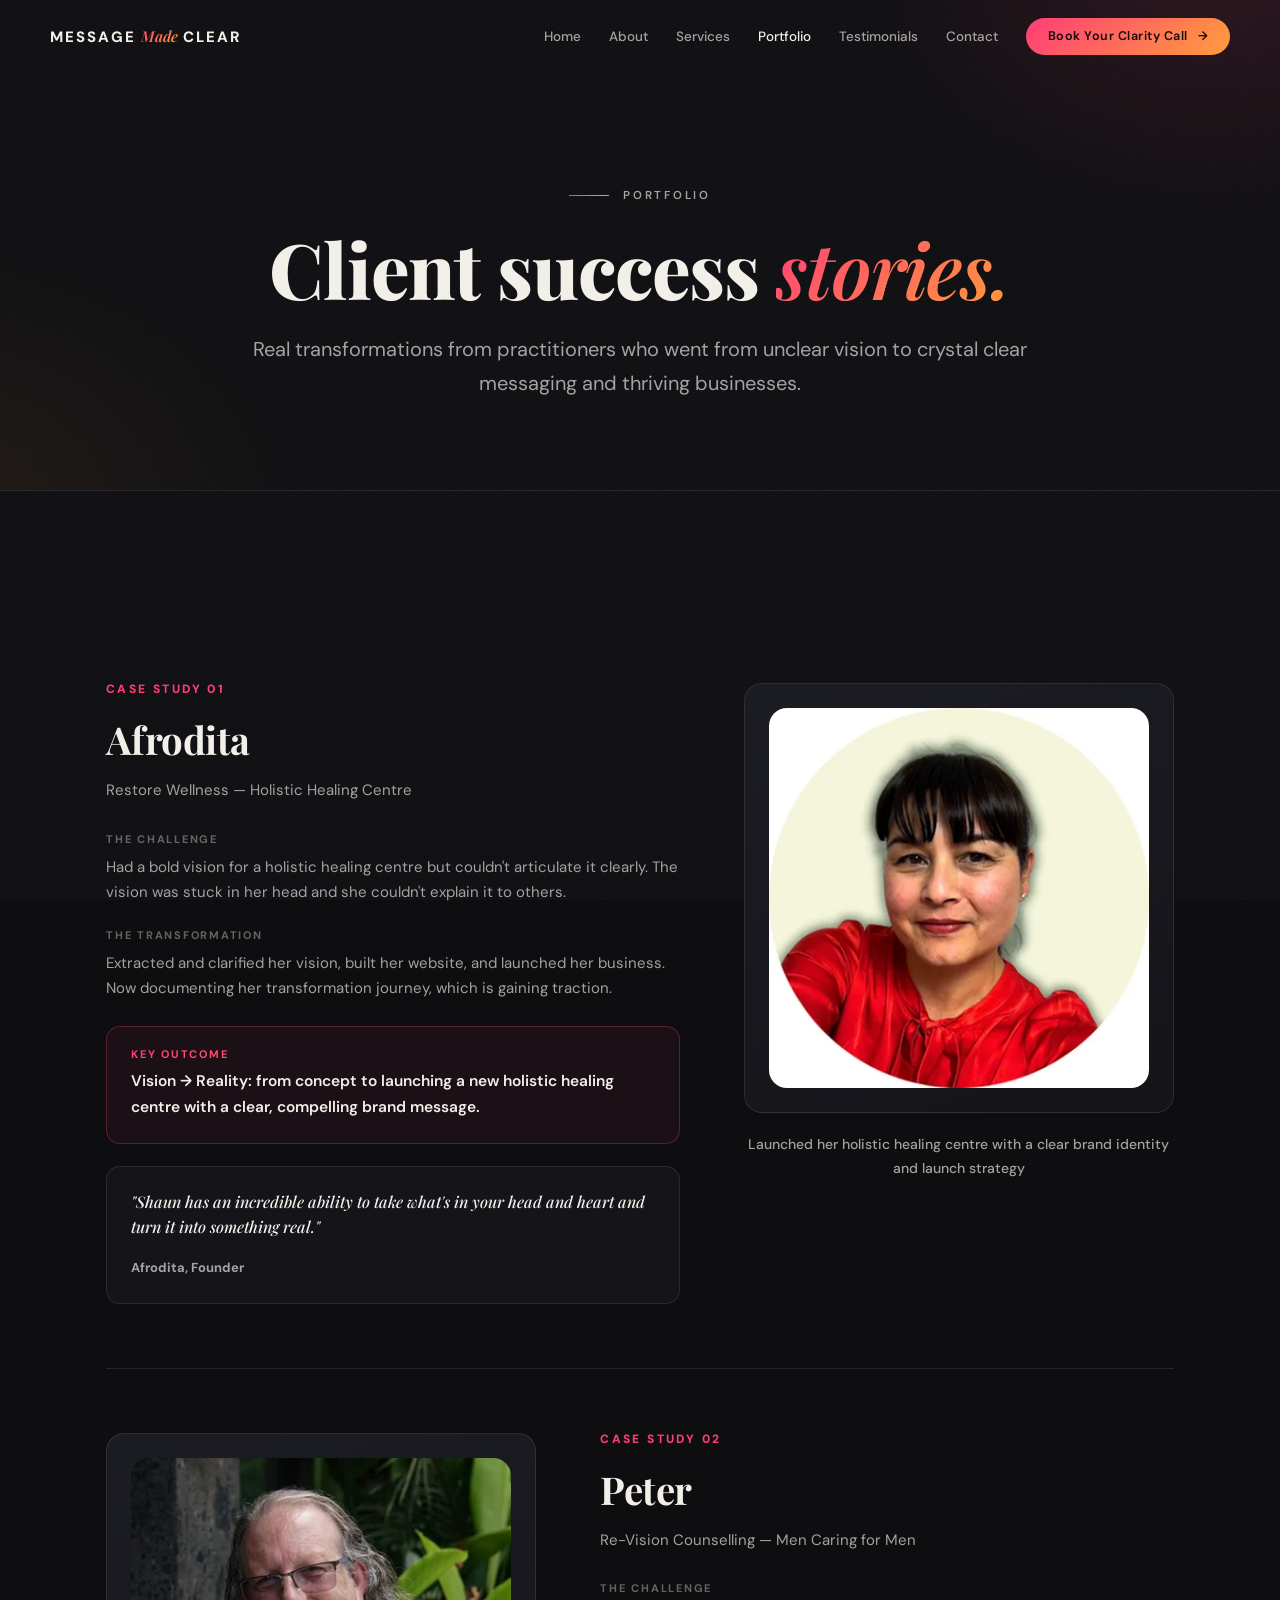
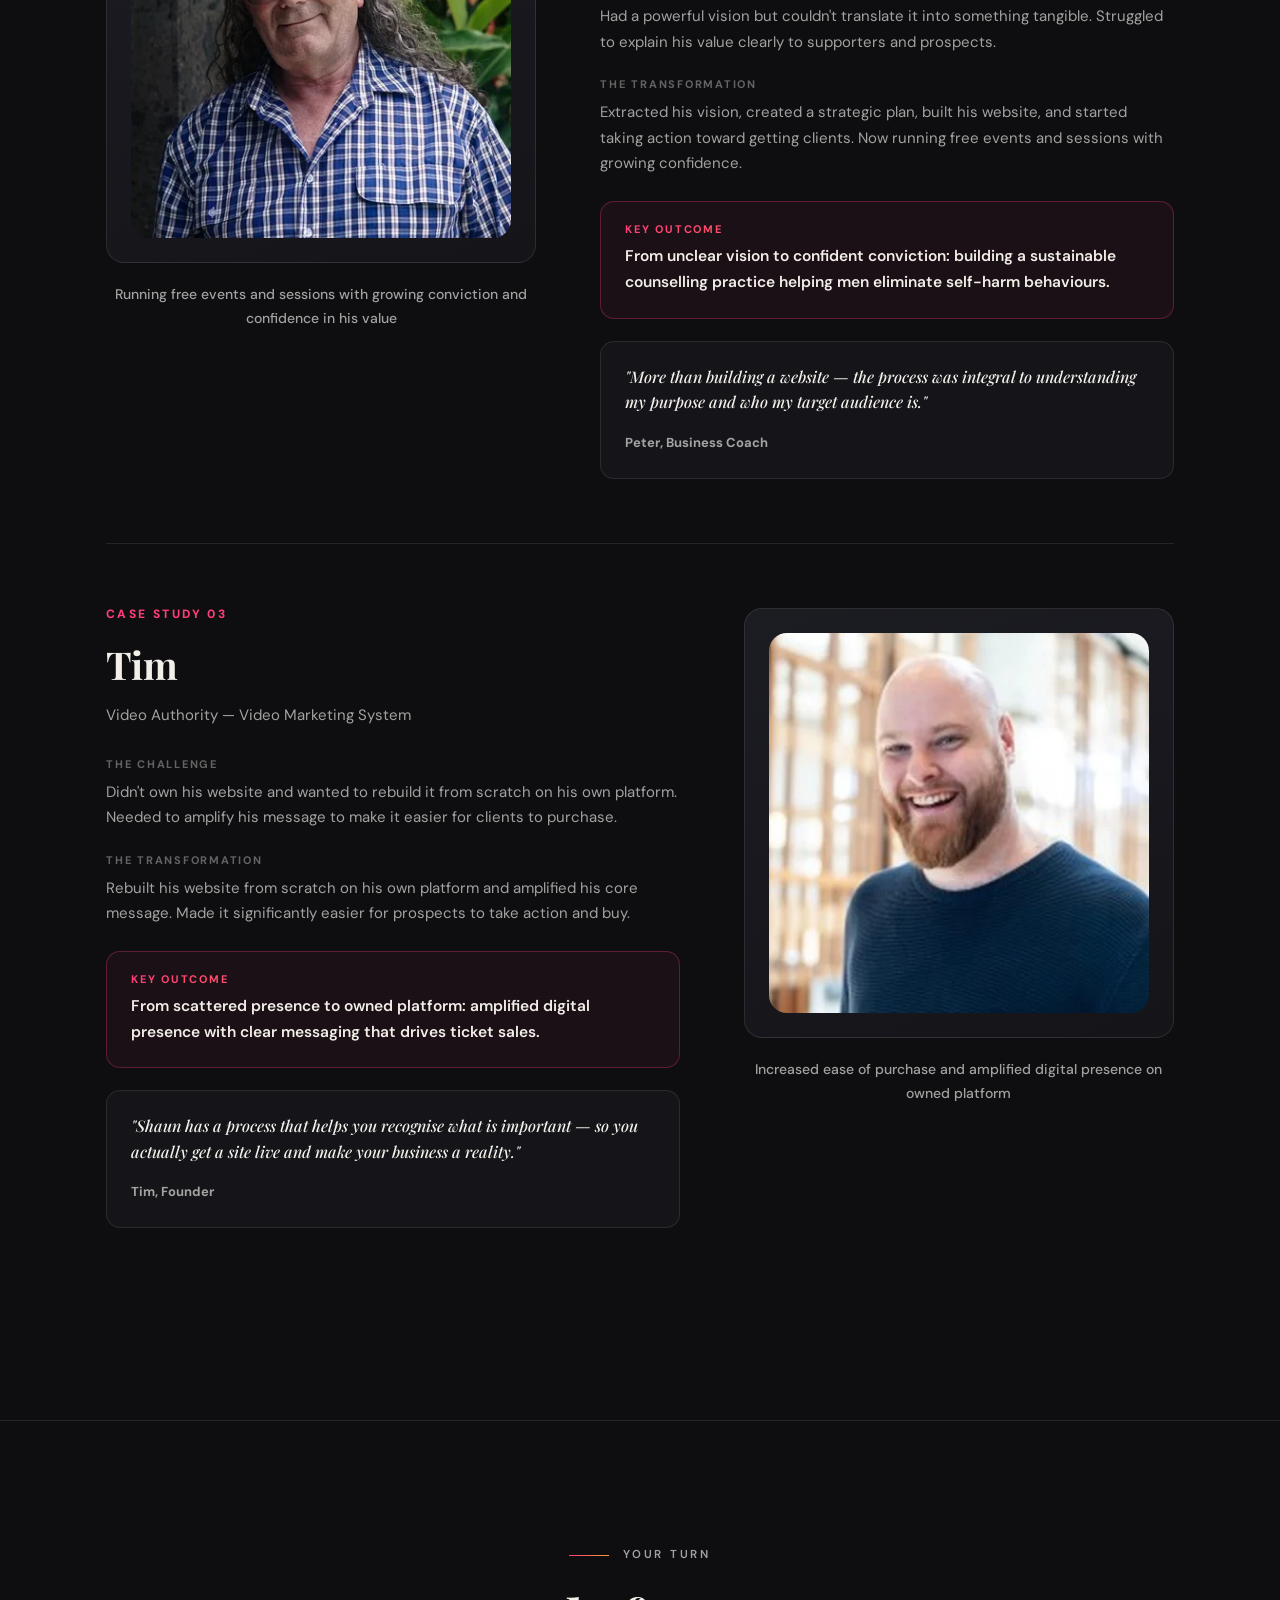
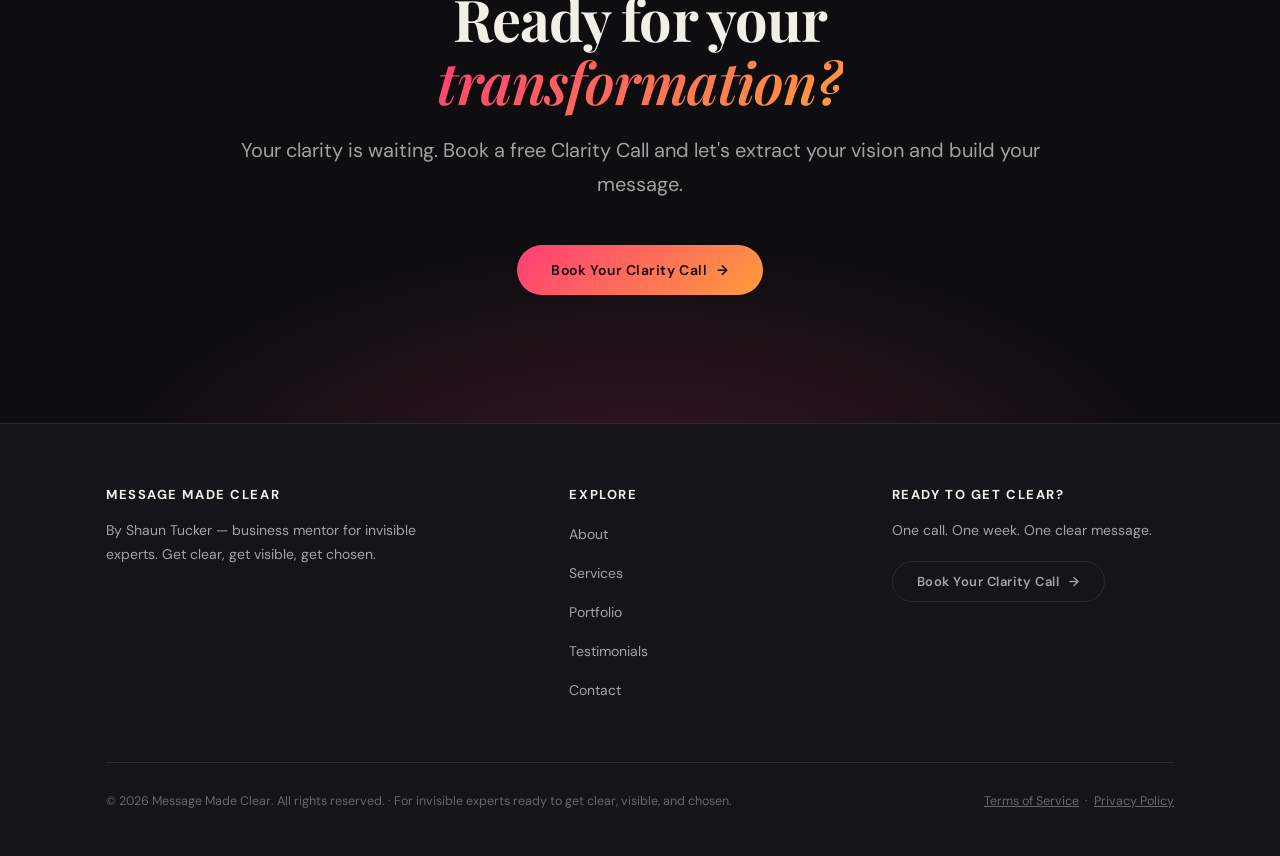
<file: portfolio.html>
<!DOCTYPE html>
<html lang="en">
<head>
<meta charset="UTF-8">
<meta name="viewport" content="width=device-width, initial-scale=1.0">
<title>Client Success Stories &amp; Case Studies — Message Made Clear</title>
<meta name="description" content="Real transformations from practitioners who went from unclear vision to crystal clear messaging and thriving businesses. Case studies from Afrodita, Peter, and Tim.">
<link rel="canonical" href="https://messagemadeclear.com/portfolio">
<meta property="og:type" content="website">
<meta property="og:title" content="Client Success Stories — Message Made Clear">
<meta property="og:description" content="From unclear vision to crystal clear messaging and thriving businesses — real case studies.">
<meta property="og:locale" content="en_AU">
<link rel="preconnect" href="https://fonts.googleapis.com">
<link rel="preconnect" href="https://fonts.gstatic.com" crossorigin>
<link href="https://fonts.googleapis.com/css2?family=Playfair+Display:ital,wght@0,500;0,600;0,700;0,800;1,500;1,600&family=DM+Sans:opsz,wght@9..40,300;9..40,400;9..40,500;9..40,600;9..40,700&display=swap" rel="stylesheet">
<link rel="stylesheet" href="mmc-shared.css">
<style>
/* Case study cards — full editorial treatment, alternating layout */
.case { display: grid; grid-template-columns: 1.2fr 0.9fr; gap: clamp(36px,5vw,72px); align-items: start; padding: 64px 0; }
.case:not(:last-child) { border-bottom: 1px solid var(--line); }
.case:nth-child(even) { direction: rtl; }
.case:nth-child(even) > * { direction: ltr; }
.case__num { font: 800 12px/1 var(--sans); letter-spacing: 0.2em; text-transform: uppercase; color: var(--hot-a); margin: 0 0 12px; }
.case__name { font-size: clamp(1.8rem,3vw,2.4rem); margin: 0 0 6px; }
.case__biz { font-size: 15px; color: var(--bone-dim); margin: 0 0 30px; }
.case__block { margin-bottom: 24px; }
.case__block h4 { font: 700 11px/1 var(--sans); letter-spacing: 0.16em; text-transform: uppercase; color: var(--bone-faint); margin: 0 0 10px; }
.case__block p { font-size: 15px; color: var(--bone-dim); margin: 0; line-height: 1.7; }
.case__outcome { padding: 22px 24px; border: 1px solid rgba(255,61,119,0.3); border-radius: 14px; background: rgba(255,61,119,0.05); margin-bottom: 22px; }
.case__outcome h4 { font: 700 11px/1 var(--sans); letter-spacing: 0.16em; text-transform: uppercase; background: var(--grad); -webkit-background-clip: text; background-clip: text; color: transparent; margin: 0 0 8px; }
.case__outcome p { margin: 0; font-weight: 600; font-size: 15.5px; }
.case__quote { padding: 22px 24px; border: 1px solid var(--line); border-radius: 14px; background: var(--ink-2); }
.case__quote p { margin: 0 0 12px; font: italic 500 16px/1.6 var(--display); color: var(--bone); }
.case__quote cite { font: 700 13px/1 var(--sans); font-style: normal; color: var(--bone-dim); }
.case__frame { aspect-ratio: 1; border-radius: 18px; background: linear-gradient(160deg, var(--ink-3), var(--ink-2)); border: 1px solid var(--line); display: grid; place-items: center; color: var(--bone-faint); font-size: 13px; text-align: center; padding: 24px; margin-bottom: 20px; }
.case__metric { font-size: 14px; color: var(--bone-dim); text-align: center; margin: 0; font-weight: 500; }
@media (max-width: 860px) {
  .case, .case:nth-child(even) { grid-template-columns: 1fr; direction: ltr; }
  .case:nth-child(even) .case__frame-wrap { order: -1; }
}
</style>
<link rel="icon" type="image/x-icon" href="favicon.ico">
<link rel="shortcut icon" type="image/x-icon" href="favicon.ico">
<link rel="apple-touch-icon" href="favicon.png">
</head>
<body>
<div id="progress" aria-hidden="true"></div>

<nav class="nav" id="nav" aria-label="Main">
  <div class="wrap nav__inner">
    <a class="nav__brand" href="index.html">Message <em>Made</em> Clear</a>
    <div class="nav__links">
      <a href="index.html">Home</a>
      <a href="about.html">About</a>
      <a href="services.html">Services</a>
      <a href="portfolio.html" aria-current="page">Portfolio</a>
      <a href="testimonials.html">Testimonials</a>
      <a href="contact.html">Contact</a>
      <a class="btn" href="https://calendly.com/theshauntucker/strategycall">Book Your Clarity Call</a>
    </div>
  </div>
</nav>

<header class="page-hero center">
  <div class="wrap">
    <p class="kicker kicker--center reveal" style="justify-content:center;">Portfolio</p>
    <h1 class="h-hero reveal" data-d="1" style="font-size:clamp(2.6rem,6vw,5rem);">Client success <span class="serif-i grad-text">stories.</span></h1>
    <p class="lede reveal" data-d="2" style="margin:24px auto 0;">Real transformations from practitioners who went from unclear vision to crystal clear messaging and thriving businesses.</p>
  </div>
</header>

<main>

<section class="rule-top">
  <div class="wrap">

    <!-- ============ CASE 01 · AFRODITA ============ -->
    <div class="case reveal" data-d="1">
      <div>
        <p class="case__num">Case Study 01</p>
        <h2 class="case__name">Afrodita</h2>
        <p class="case__biz">Restore Wellness — Holistic Healing Centre</p>
        <div class="case__block"><h4>The Challenge</h4><p>Had a bold vision for a holistic healing centre but couldn't articulate it clearly. The vision was stuck in her head and she couldn't explain it to others.</p></div>
        <div class="case__block"><h4>The Transformation</h4><p>Extracted and clarified her vision, built her website, and launched her business. Now documenting her transformation journey, which is gaining traction.</p></div>
        <div class="case__outcome"><h4>Key Outcome</h4><p>Vision → Reality: from concept to launching a new holistic healing centre with a clear, compelling brand message.</p></div>
        <div class="case__quote">
          <p>"Shaun has an incredible ability to take what's in your head and heart and turn it into something real."</p>
          <cite>Afrodita, Founder</cite>
        </div>
      </div>
      <div class="case__frame-wrap">
        <div class="case__frame">
          <img src="assets/afrodita-portfolio.webp" alt="Afrodita, Founder of Restore Wellness" style="width: 100%; height: 100%; object-fit: cover; border-radius: 18px;">
        </div>
        <p class="case__metric">Launched her holistic healing centre with a clear brand identity and launch strategy</p>
      </div>
    </div>

    <!-- ============ CASE 02 · PETER ============ -->
    <div class="case reveal" data-d="1">
      <div>
        <p class="case__num">Case Study 02</p>
        <h2 class="case__name">Peter</h2>
        <p class="case__biz">Re-Vision Counselling — Men Caring for Men</p>
        <div class="case__block"><h4>The Challenge</h4><p>Had a powerful vision but couldn't translate it into something tangible. Struggled to explain his value clearly to supporters and prospects.</p></div>
        <div class="case__block"><h4>The Transformation</h4><p>Extracted his vision, created a strategic plan, built his website, and started taking action toward getting clients. Now running free events and sessions with growing confidence.</p></div>
        <div class="case__outcome"><h4>Key Outcome</h4><p>From unclear vision to confident conviction: building a sustainable counselling practice helping men eliminate self-harm behaviours.</p></div>
        <div class="case__quote">
          <p>"More than building a website — the process was integral to understanding my purpose and who my target audience is."</p>
          <cite>Peter, Business Coach</cite>
        </div>
      </div>
      <div class="case__frame-wrap">
        <div class="case__frame">
          <img src="assets/peter-portfolio.webp" alt="Peter, Business Coach at The Men's Mentor" style="width: 100%; height: 100%; object-fit: cover; border-radius: 18px;">
        </div>
        <p class="case__metric">Running free events and sessions with growing conviction and confidence in his value</p>
      </div>
    </div>

    <!-- ============ CASE 03 · TIM ============ -->
    <div class="case reveal" data-d="1">
      <div>
        <p class="case__num">Case Study 03</p>
        <h2 class="case__name">Tim</h2>
        <p class="case__biz">Video Authority — Video Marketing System</p>
        <div class="case__block"><h4>The Challenge</h4><p>Didn't own his website and wanted to rebuild it from scratch on his own platform. Needed to amplify his message to make it easier for clients to purchase.</p></div>
        <div class="case__block"><h4>The Transformation</h4><p>Rebuilt his website from scratch on his own platform and amplified his core message. Made it significantly easier for prospects to take action and buy.</p></div>
        <div class="case__outcome"><h4>Key Outcome</h4><p>From scattered presence to owned platform: amplified digital presence with clear messaging that drives ticket sales.</p></div>
        <div class="case__quote">
          <p>"Shaun has a process that helps you recognise what is important — so you actually get a site live and make your business a reality."</p>
          <cite>Tim, Founder</cite>
        </div>
      </div>
      <div class="case__frame-wrap">
        <div class="case__frame">
          <img src="assets/tim-portfolio.webp" alt="Tim, Founder of Video Authority" style="width: 100%; height: 100%; object-fit: cover; border-radius: 18px;">
        </div>
        <p class="case__metric">Increased ease of purchase and amplified digital presence on owned platform</p>
      </div>
    </div>

  </div>
</section>

<!-- ============ FINAL CTA ============ -->
<section class="final rule-top">
  <div class="wrap">
    <p class="kicker reveal" style="justify-content:center;">Your Turn</p>
    <h2 class="h-1 reveal" data-d="1">Ready for your <span class="serif-i grad-text">transformation?</span></h2>
    <p class="lede reveal" data-d="2" style="text-align:center;">Your clarity is waiting. Book a free Clarity Call and let's extract your vision and build your message.</p>
    <div class="cta-row reveal" data-d="3" style="justify-content:center;">
      <a class="btn" href="https://calendly.com/theshauntucker/strategycall">Book Your Clarity Call</a>
    </div>
  </div>
</section>

</main>

<footer>
  <div class="wrap">
    <div class="foot">
      <div>
        <h4>Message Made Clear</h4>
        <p>By Shaun Tucker — business mentor for invisible experts. Get clear, get visible, get chosen.</p>
      </div>
      <div>
        <h4>Explore</h4>
        <ul>
          <li><a href="about.html">About</a></li>
          <li><a href="services.html">Services</a></li>
          <li><a href="portfolio.html">Portfolio</a></li>
          <li><a href="testimonials.html">Testimonials</a></li>
          <li><a href="contact.html">Contact</a></li>
        </ul>
      </div>
      <div>
        <h4>Ready to Get Clear?</h4>
        <p style="margin-bottom:18px;">One call. One week. One clear message.</p>
        <a class="btn btn--ghost" href="https://calendly.com/theshauntucker/strategycall" style="padding:13px 24px;font-size:13px;">Book Your Clarity Call</a>
      </div>
    </div>
    <div class="foot__legal">
      <span>© 2026 Message Made Clear. All rights reserved. · For invisible experts ready to get clear, visible, and chosen.</span>
      <span><a href="terms.html">Terms of Service</a> &nbsp;·&nbsp; <a href="privacy.html">Privacy Policy</a></span>
    </div>
  </div>
</footer>

<script>
var nav = document.getElementById('nav'), bar = document.getElementById('progress');
addEventListener('scroll', function () {
  nav.classList.toggle('scrolled', scrollY > 40);
  var h = document.documentElement;
  bar.style.width = (scrollY / (h.scrollHeight - h.clientHeight) * 100) + '%';
}, { passive: true });
var io = new IntersectionObserver(function (entries) {
  entries.forEach(function (e) { if (e.isIntersecting) { e.target.classList.add('in'); io.unobserve(e.target); } });
}, { threshold: 0.1 });
document.querySelectorAll('.reveal').forEach(function (el) { io.observe(el); });
</script>
</body>
</html>
</file>
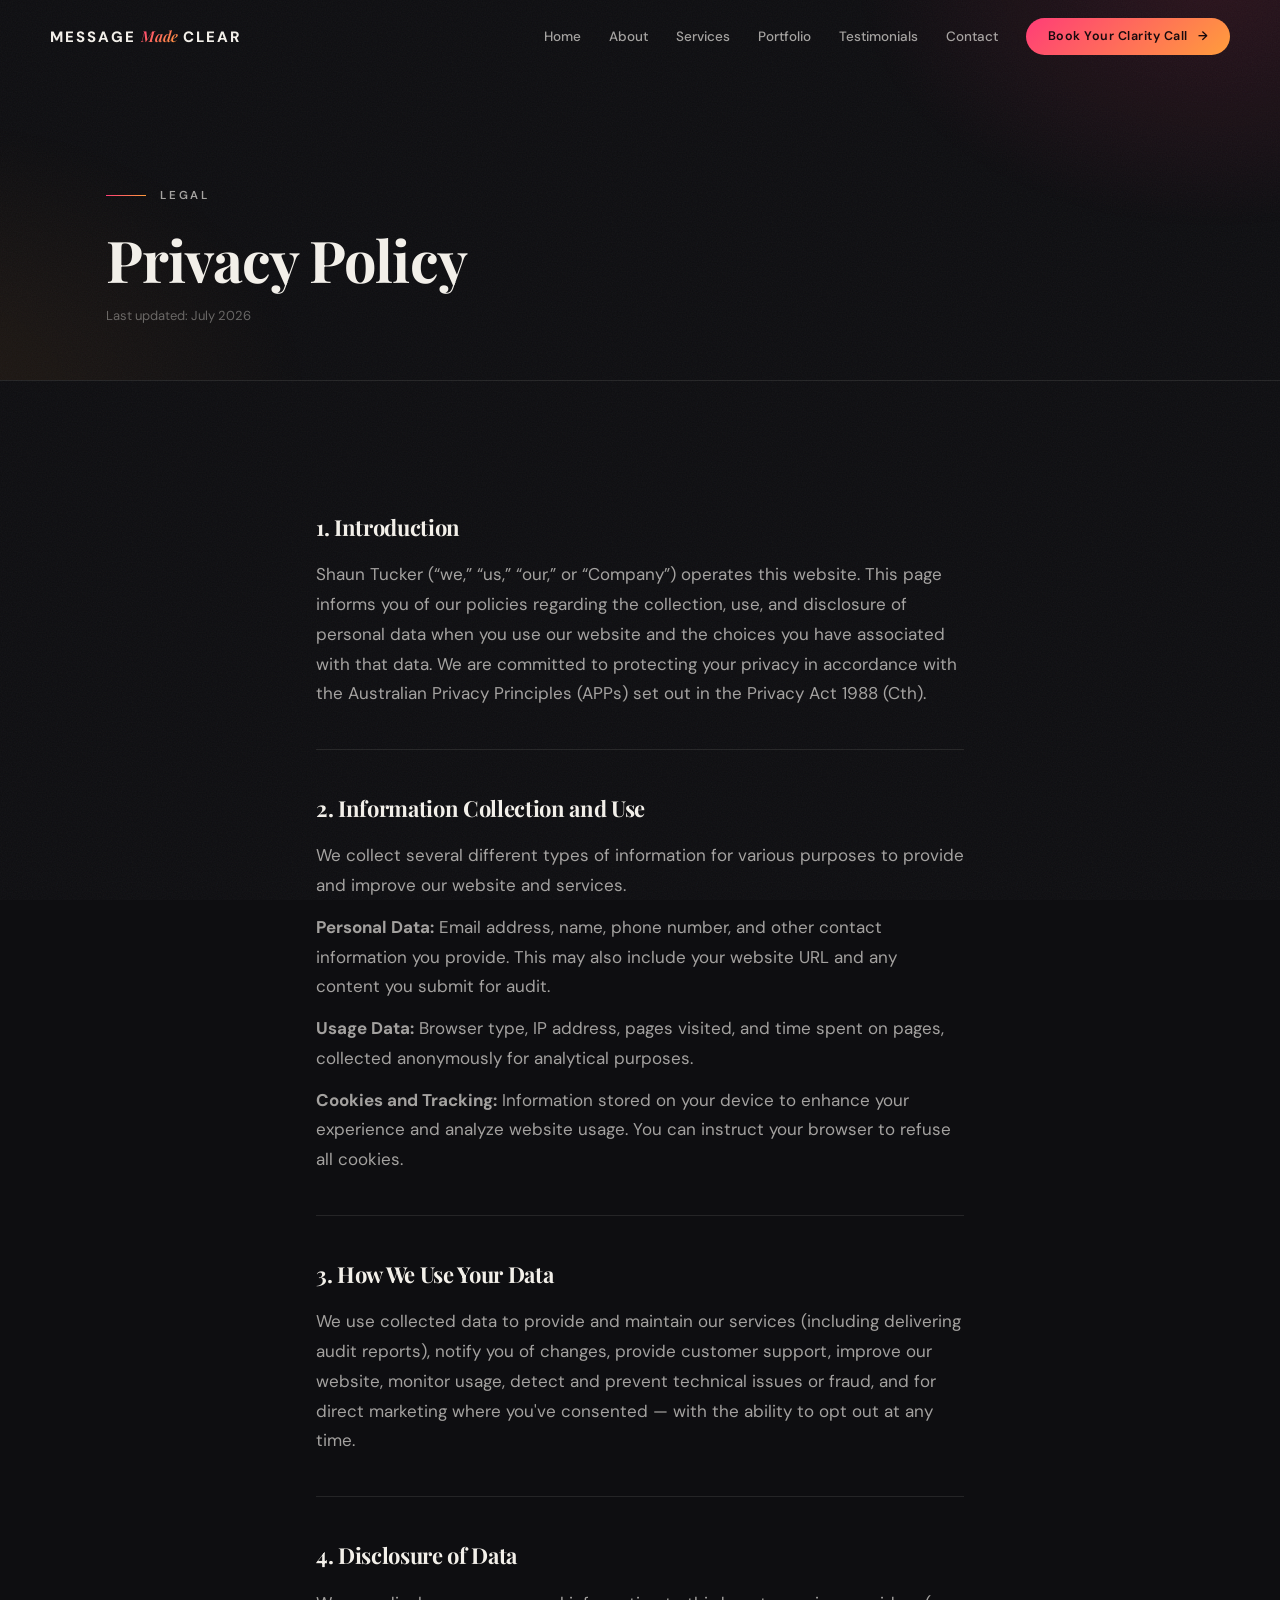
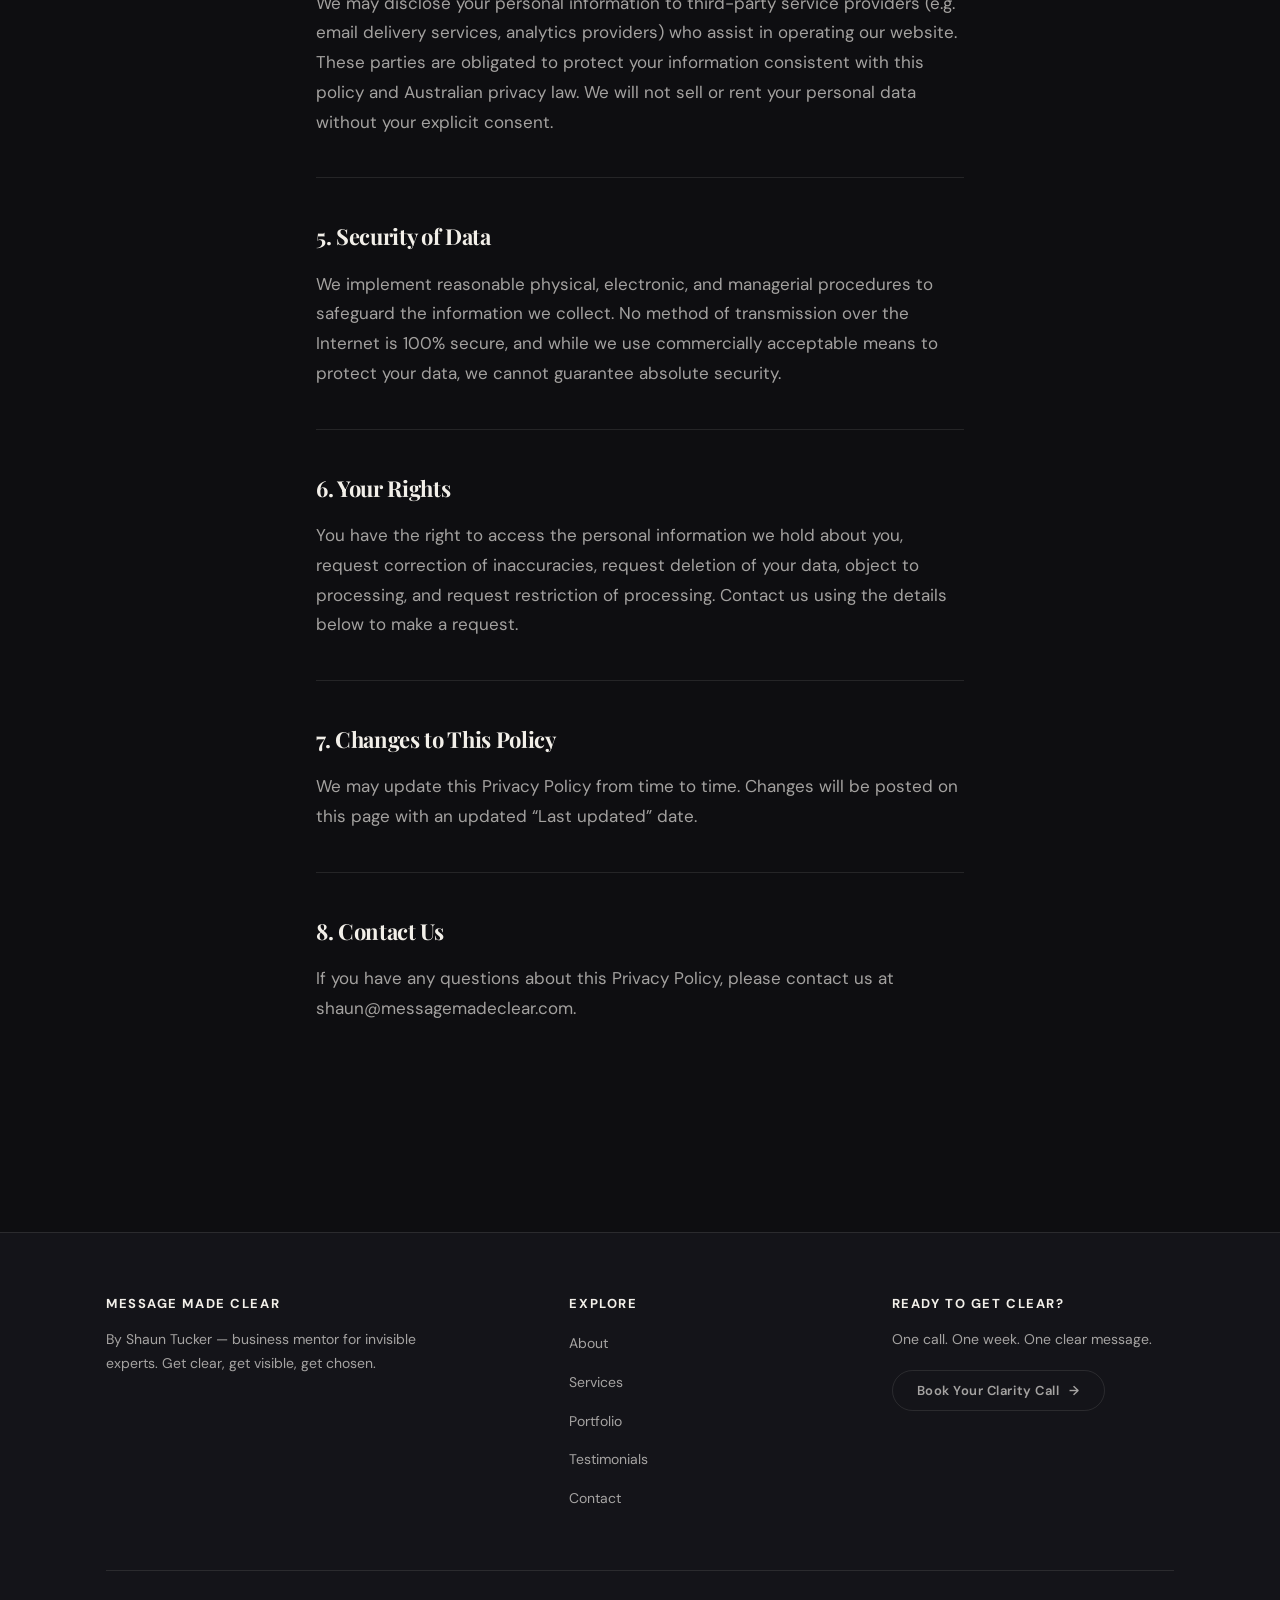
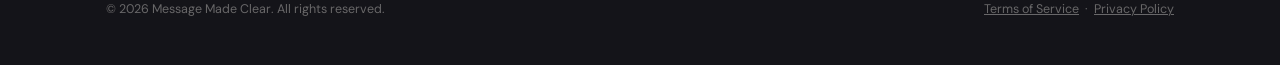
<file: privacy.html>
<!DOCTYPE html>
<html lang="en">
<head>
<meta charset="UTF-8">
<meta name="viewport" content="width=device-width, initial-scale=1.0">
<title>Privacy Policy — Message Made Clear</title>
<meta name="description" content="Privacy Policy for Message Made Clear.">
<link rel="canonical" href="https://messagemadeclear.com/privacy.html">
<meta name="robots" content="noindex, follow">
<link rel="preconnect" href="https://fonts.googleapis.com">
<link rel="preconnect" href="https://fonts.gstatic.com" crossorigin>
<link href="https://fonts.googleapis.com/css2?family=Playfair+Display:ital,wght@0,500;0,600;0,700;0,800;1,500;1,600&family=DM+Sans:opsz,wght@9..40,300;9..40,400;9..40,500;9..40,600;9..40,700&display=swap" rel="stylesheet">
<link rel="stylesheet" href="mmc-shared.css">
<style>
.legal-wrap { max-width: 760px; }
.legal-block { margin-bottom: 40px; padding-bottom: 40px; border-bottom: 1px solid var(--line); }
.legal-block:last-child { border-bottom: 0; }
.legal-block h2 { font-size: 22px; margin: 0 0 14px; }
.legal-block p { color: var(--bone-dim); margin: 0 0 12px; line-height: 1.75; }
.legal-block p:last-child { margin-bottom: 0; }
</style>
<link rel="icon" type="image/x-icon" href="favicon.ico">
<link rel="shortcut icon" type="image/x-icon" href="favicon.ico">
<link rel="apple-touch-icon" href="favicon.png">
</head>
<body>
<div id="progress" aria-hidden="true"></div>

<nav class="nav" id="nav" aria-label="Main">
  <div class="wrap nav__inner">
    <a class="nav__brand" href="index.html">Message <em>Made</em> Clear</a>
    <div class="nav__links">
      <a href="index.html">Home</a>
      <a href="about.html">About</a>
      <a href="services.html">Services</a>
      <a href="portfolio.html">Portfolio</a>
      <a href="testimonials.html">Testimonials</a>
      <a href="contact.html">Contact</a>
      <a class="btn" href="https://calendly.com/theshauntucker/strategycall">Book Your Clarity Call</a>
    </div>
  </div>
</nav>

<header class="page-hero" style="padding-bottom:40px;">
  <div class="wrap">
    <p class="kicker reveal">Legal</p>
    <h1 class="h-1 reveal" data-d="1">Privacy Policy</h1>
    <p class="cta-note reveal" data-d="2" style="margin-top:14px;">Last updated: July 2026</p>
  </div>
</header>

<main>
<section class="rule-top">
  <div class="wrap legal-wrap">
      <div class="legal-block reveal">
        <h2>1. Introduction</h2>
        <p>Shaun Tucker (“we,” “us,” “our,” or “Company”) operates this website. This page informs you of our policies regarding the collection, use, and disclosure of personal data when you use our website and the choices you have associated with that data. We are committed to protecting your privacy in accordance with the Australian Privacy Principles (APPs) set out in the Privacy Act 1988 (Cth).</p>
      </div>
      <div class="legal-block reveal">
        <h2>2. Information Collection and Use</h2>
        <p>We collect several different types of information for various purposes to provide and improve our website and services.</p>
        <p><strong>Personal Data:</strong> Email address, name, phone number, and other contact information you provide. This may also include your website URL and any content you submit for audit.</p>
        <p><strong>Usage Data:</strong> Browser type, IP address, pages visited, and time spent on pages, collected anonymously for analytical purposes.</p>
        <p><strong>Cookies and Tracking:</strong> Information stored on your device to enhance your experience and analyze website usage. You can instruct your browser to refuse all cookies.</p>
      </div>
      <div class="legal-block reveal">
        <h2>3. How We Use Your Data</h2>
        <p>We use collected data to provide and maintain our services (including delivering audit reports), notify you of changes, provide customer support, improve our website, monitor usage, detect and prevent technical issues or fraud, and for direct marketing where you've consented — with the ability to opt out at any time.</p>
      </div>
      <div class="legal-block reveal">
        <h2>4. Disclosure of Data</h2>
        <p>We may disclose your personal information to third-party service providers (e.g. email delivery services, analytics providers) who assist in operating our website. These parties are obligated to protect your information consistent with this policy and Australian privacy law. We will not sell or rent your personal data without your explicit consent.</p>
      </div>
      <div class="legal-block reveal">
        <h2>5. Security of Data</h2>
        <p>We implement reasonable physical, electronic, and managerial procedures to safeguard the information we collect. No method of transmission over the Internet is 100% secure, and while we use commercially acceptable means to protect your data, we cannot guarantee absolute security.</p>
      </div>
      <div class="legal-block reveal">
        <h2>6. Your Rights</h2>
        <p>You have the right to access the personal information we hold about you, request correction of inaccuracies, request deletion of your data, object to processing, and request restriction of processing. Contact us using the details below to make a request.</p>
      </div>
      <div class="legal-block reveal">
        <h2>7. Changes to This Policy</h2>
        <p>We may update this Privacy Policy from time to time. Changes will be posted on this page with an updated “Last updated” date.</p>
      </div>
      <div class="legal-block reveal">
        <h2>8. Contact Us</h2>
        <p>If you have any questions about this Privacy Policy, please contact us at shaun@messagemadeclear.com.</p>
      </div>
  </div>
</section>
</main>

<footer>
  <div class="wrap">
    <div class="foot">
      <div>
        <h4>Message Made Clear</h4>
        <p>By Shaun Tucker — business mentor for invisible experts. Get clear, get visible, get chosen.</p>
      </div>
      <div>
        <h4>Explore</h4>
        <ul>
          <li><a href="about.html">About</a></li>
          <li><a href="services.html">Services</a></li>
          <li><a href="portfolio.html">Portfolio</a></li>
          <li><a href="testimonials.html">Testimonials</a></li>
          <li><a href="contact.html">Contact</a></li>
        </ul>
      </div>
      <div>
        <h4>Ready to Get Clear?</h4>
        <p style="margin-bottom:18px;">One call. One week. One clear message.</p>
        <a class="btn btn--ghost" href="https://calendly.com/theshauntucker/strategycall" style="padding:13px 24px;font-size:13px;">Book Your Clarity Call</a>
      </div>
    </div>
    <div class="foot__legal">
      <span>© 2026 Message Made Clear. All rights reserved.</span>
      <span><a href="terms.html">Terms of Service</a> &nbsp;·&nbsp; <a href="privacy.html">Privacy Policy</a></span>
    </div>
  </div>
</footer>

<script>
var nav = document.getElementById('nav'), bar = document.getElementById('progress');
addEventListener('scroll', function () {
  nav.classList.toggle('scrolled', scrollY > 40);
  var h = document.documentElement;
  bar.style.width = (scrollY / (h.scrollHeight - h.clientHeight) * 100) + '%';
}, { passive: true });
var io = new IntersectionObserver(function (entries) {
  entries.forEach(function (e) { if (e.isIntersecting) { e.target.classList.add('in'); io.unobserve(e.target); } });
}, { threshold: 0.14 });
document.querySelectorAll('.reveal').forEach(function (el) { io.observe(el); });
</script>
</body>
</html>
</file>
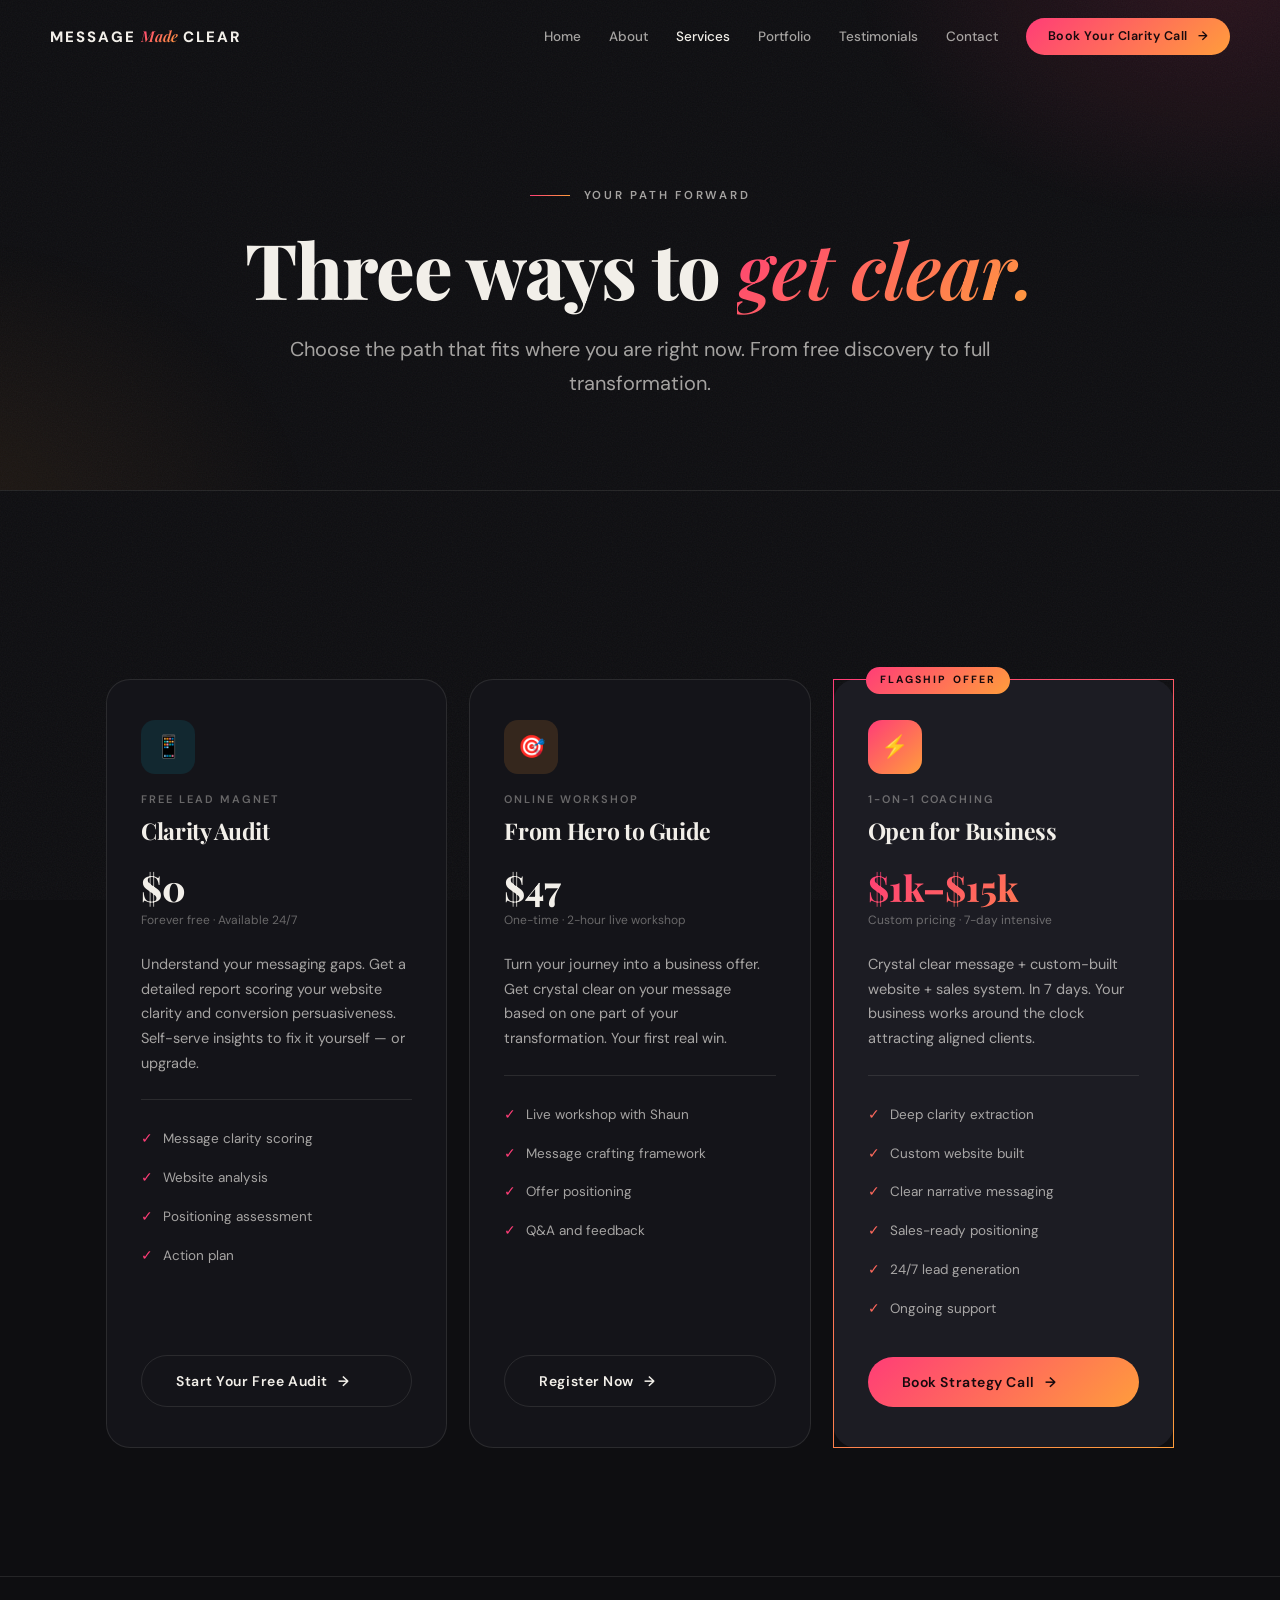
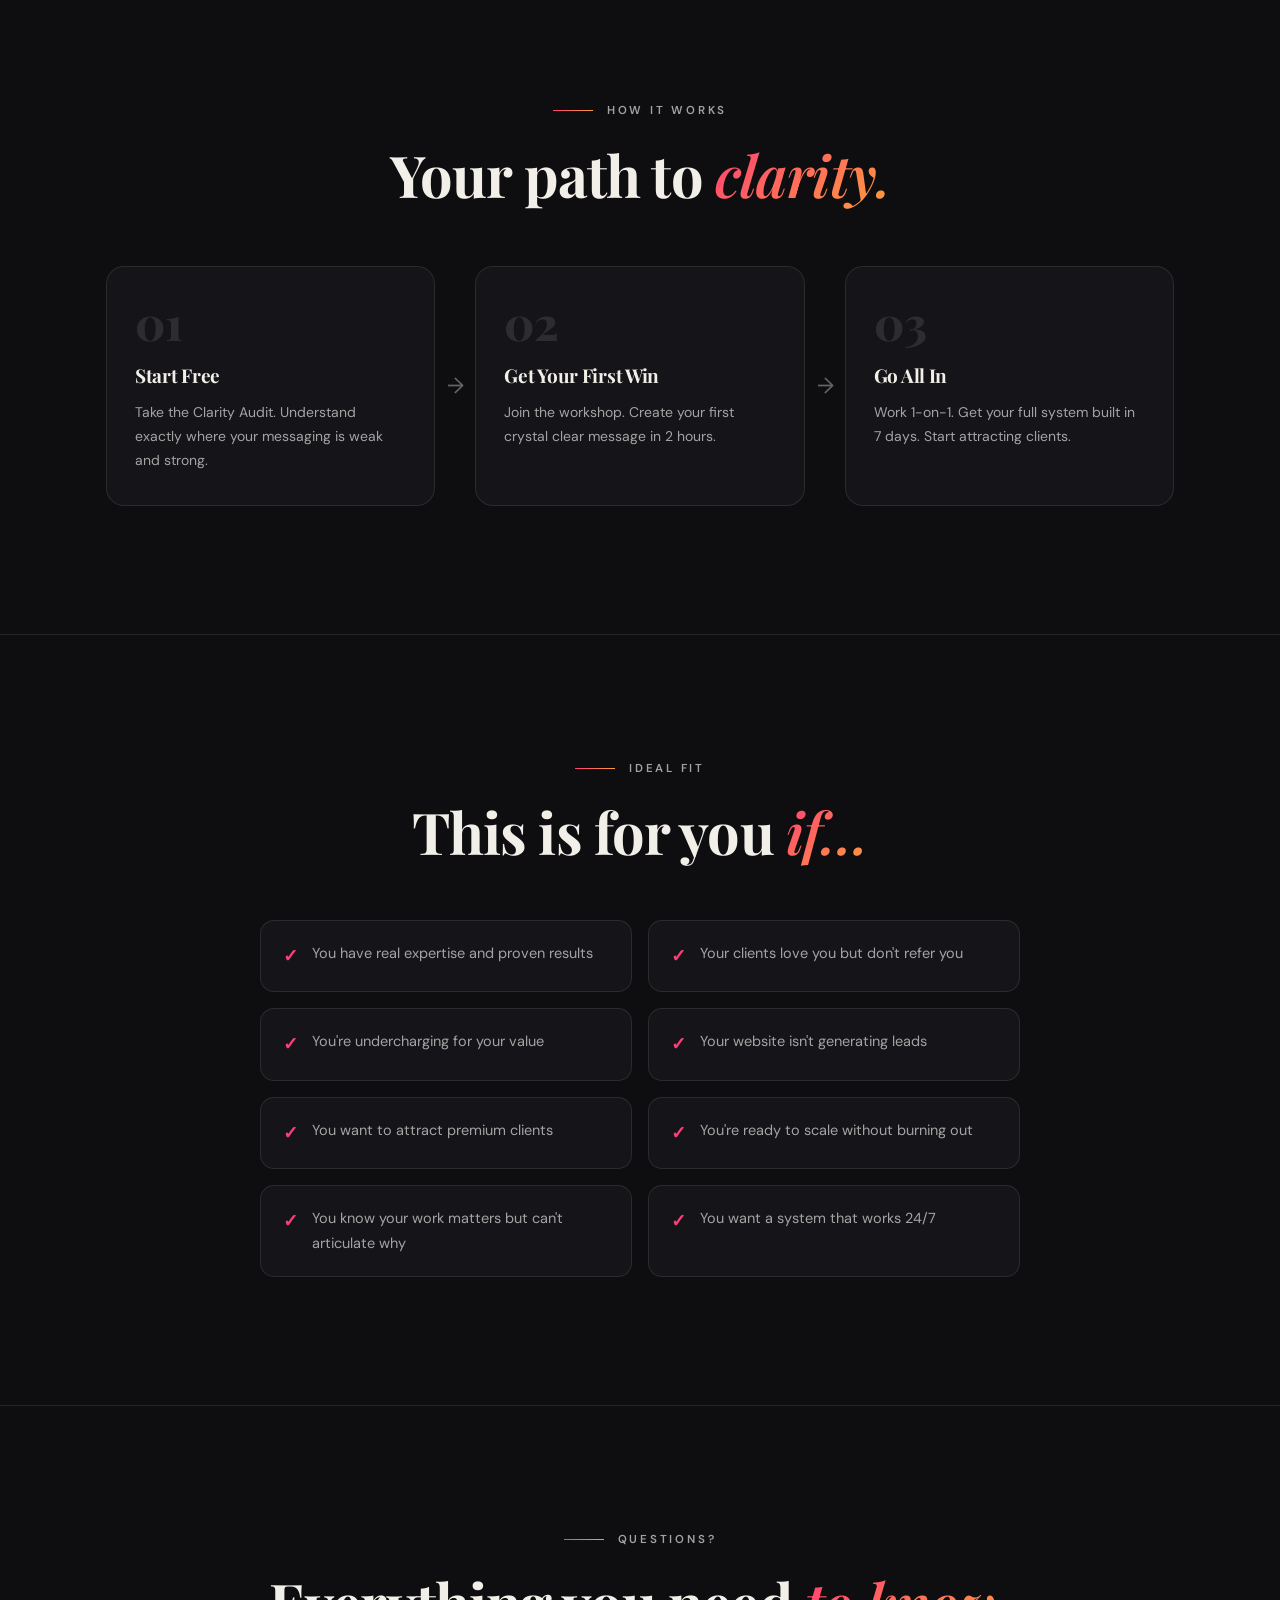
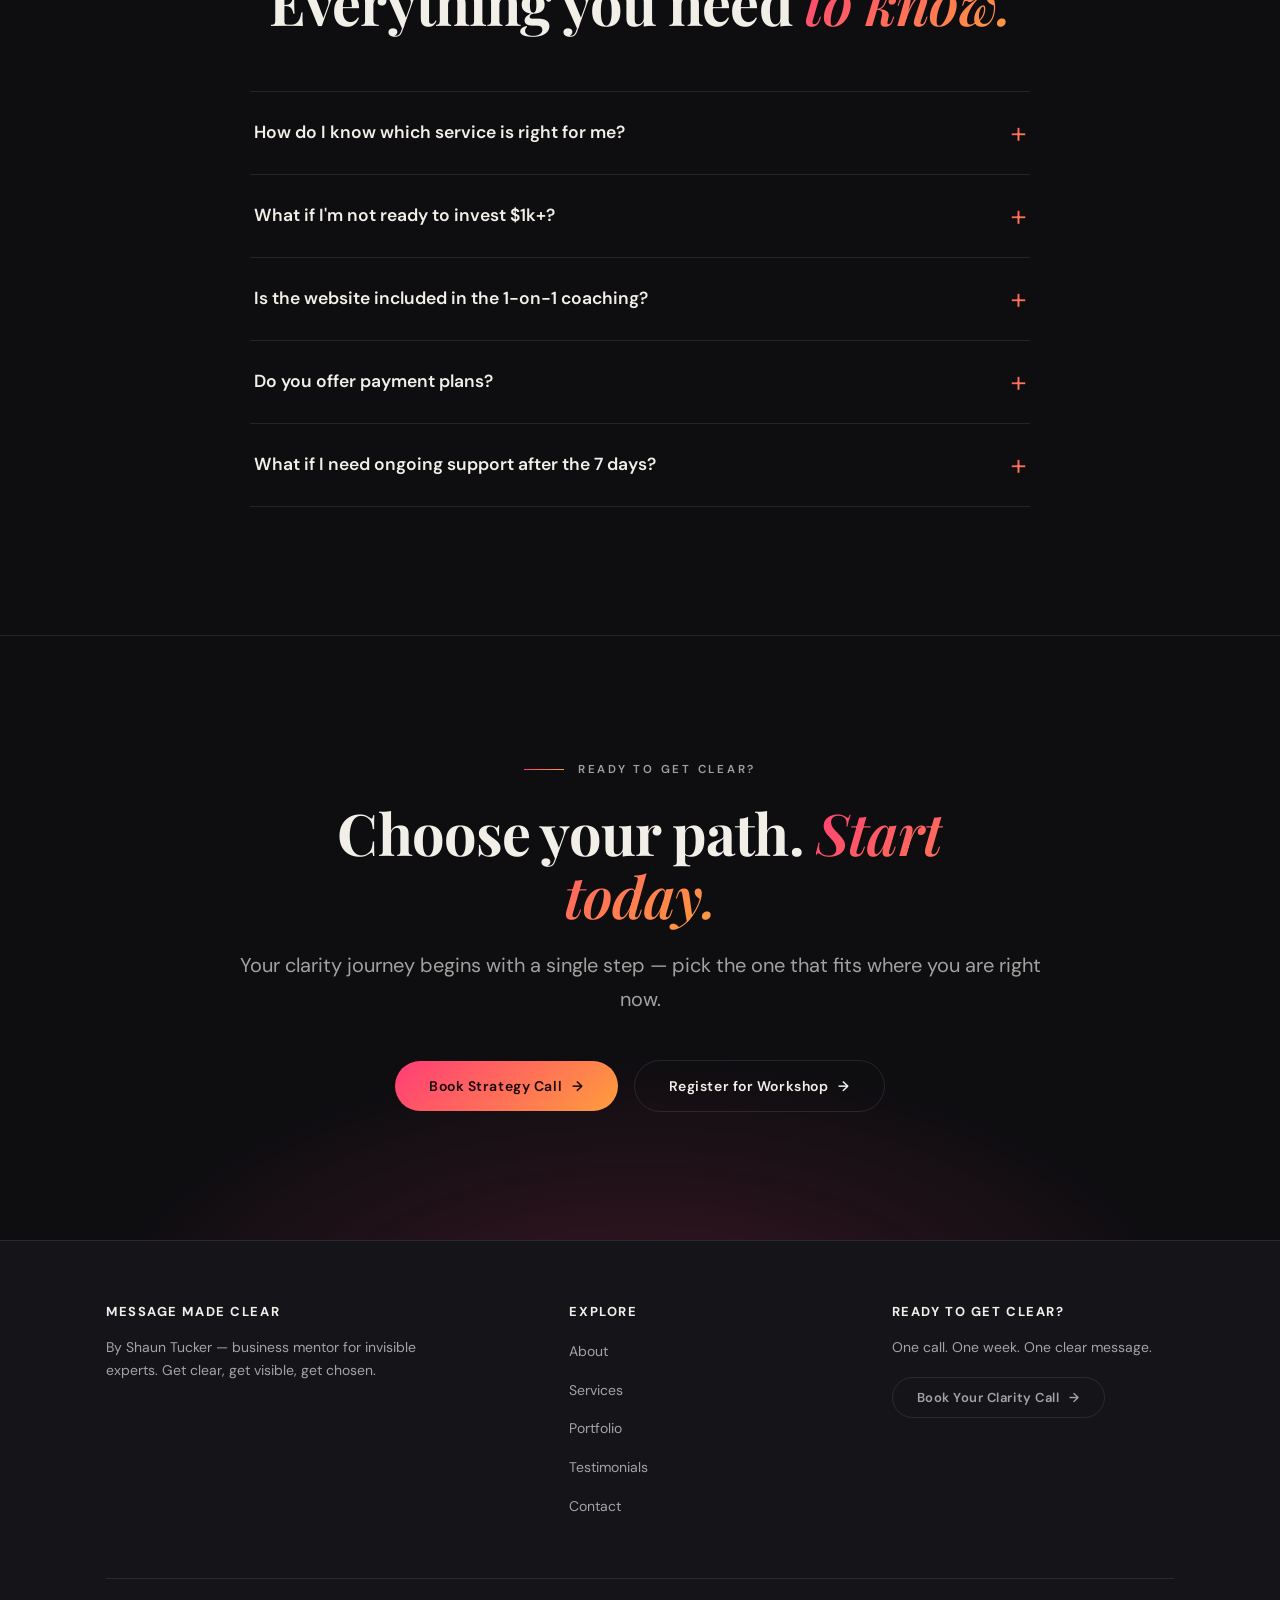
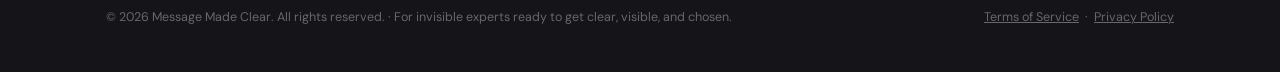
<file: services.html>
<!DOCTYPE html>
<html lang="en">
<head>
<meta charset="UTF-8">
<meta name="viewport" content="width=device-width, initial-scale=1.0">
<title>Services &amp; Pricing — Message Made Clear | Shaun Tucker</title>
<meta name="description" content="Three ways to get clear: a free Clarity Audit, the $47 From Hero to Guide workshop, or Open for Business — a $1k-$15k 1-on-1 intensive with a custom website built in 7 days.">
<link rel="canonical" href="https://messagemadeclear.com/services">
<meta property="og:type" content="website">
<meta property="og:title" content="Three Ways to Get Clear — Message Made Clear">
<meta property="og:description" content="Choose the path that fits where you are: free audit, $47 workshop, or the full 7-day intensive.">
<meta property="og:locale" content="en_AU">
<script type="application/ld+json">
{
  "@context": "https://schema.org",
  "@type": "FAQPage",
  "mainEntity": [
    { "@type": "Question", "name": "How do I know which service is right for me?", "acceptedAnswer": { "@type": "Answer", "text": "Start with the free Clarity Audit to understand your gaps. If you want momentum, try the $47 workshop. If you're ready to transform your business in 7 days, book a strategy call." } },
    { "@type": "Question", "name": "What if I'm not ready to invest $1k+?", "acceptedAnswer": { "@type": "Answer", "text": "Start with the free audit, then the workshop ($47). Both give you real clarity and momentum. Many clients upgrade to the full 1-on-1 after experiencing results." } },
    { "@type": "Question", "name": "Is the website included in the 1-on-1 coaching?", "acceptedAnswer": { "@type": "Answer", "text": "Yes. The 7-day intensive includes a fully custom-built website based on your clear message, ready to generate leads immediately." } },
    { "@type": "Question", "name": "Do you offer payment plans?", "acceptedAnswer": { "@type": "Answer", "text": "Yes, for the 1-on-1 coaching. Discuss options during your strategy call." } },
    { "@type": "Question", "name": "What if I need ongoing support after the 7 days?", "acceptedAnswer": { "@type": "Answer", "text": "That's included in your package. You'll have access to ongoing support and updates as needed." } }
  ]
}
</script>
<link rel="preconnect" href="https://fonts.googleapis.com">
<link rel="preconnect" href="https://fonts.gstatic.com" crossorigin>
<link href="https://fonts.googleapis.com/css2?family=Playfair+Display:ital,wght@0,500;0,600;0,700;0,800;1,500;1,600&family=DM+Sans:opsz,wght@9..40,300;9..40,400;9..40,500;9..40,600;9..40,700&display=swap" rel="stylesheet">
<link rel="stylesheet" href="mmc-shared.css">
<style>
/* Pricing tiers — richer than the home ladder: icon, includes list, per-card accent */
.tiers { display: grid; grid-template-columns: repeat(3, 1fr); gap: 22px; margin-top: 60px; align-items: stretch; }
.tier { border: 1px solid var(--line); border-radius: 24px; padding: 40px 34px; background: var(--ink-2); display: flex; flex-direction: column; position: relative; transition: border-color 0.3s; }
.tier:hover { border-color: rgba(255,157,60,0.35); }
.tier--cyan:hover { border-color: rgba(6,182,212,0.4); }
.tier--hot { background: var(--ink-3); border: 1.5px solid; border-image: var(--grad) 1; }
.tier--hot::before { content: 'Flagship Offer'; position: absolute; top: -13px; left: 32px; font: 700 10.5px/1 var(--sans); letter-spacing: 0.2em; text-transform: uppercase; background: var(--grad); color: #17090d; padding: 8px 14px; border-radius: 100px; }
.tier__icon { width: 54px; height: 54px; border-radius: 14px; display: grid; place-items: center; font-size: 22px; margin-bottom: 20px; background: rgba(6,182,212,0.12); }
.tier--amber .tier__icon { background: rgba(255,157,60,0.14); }
.tier--hot .tier__icon { background: var(--grad); }
.tier .stage { font: 600 11px/1 var(--sans); letter-spacing: 0.18em; text-transform: uppercase; color: var(--bone-faint); margin: 0 0 6px; }
.tier h3 { font-size: 23px; margin: 0 0 4px; }
.tier .price { font: 800 clamp(1.7rem,2.8vw,2.3rem)/1.1 var(--display); margin: 14px 0 2px; }
.tier--hot .price { background: var(--grad); -webkit-background-clip: text; background-clip: text; color: transparent; }
.tier .price-note { font-size: 12px; color: var(--bone-faint); margin: 0 0 22px; }
.tier .desc { font-size: 14.5px; color: var(--bone-dim); margin: 0 0 24px; flex: 0; }
.tier .includes { list-style: none; margin: 0 0 28px; padding: 20px 0 0; border-top: 1px solid var(--line); flex: 1; }
.tier .includes li { padding: 8px 0; font-size: 13.5px; color: var(--bone-dim); display: flex; gap: 10px; align-items: baseline; }
.tier .includes li::before { content: '✓'; color: var(--hot-a); flex-shrink: 0; }
.tier--hot .includes li::before { background: var(--grad); -webkit-background-clip: text; background-clip: text; color: transparent; }
@media (max-width: 980px) { .tiers { grid-template-columns: 1fr; } }

/* Journey: 3-step path with connecting arrows */
.journey { display: grid; grid-template-columns: repeat(3, 1fr); gap: 40px; margin-top: 60px; position: relative; }
.jstep { position: relative; border: 1.5px solid var(--line); border-radius: 18px; padding: 32px 28px; background: var(--ink-2); }
.jstep .n { font: 800 46px/1 var(--display); color: var(--bone-faint); opacity: 0.3; margin-bottom: 14px; }
.jstep h3 { font-size: 19px; margin: 0 0 10px; }
.jstep p { font-size: 14px; color: var(--bone-dim); margin: 0; }
.jstep .arrow { display: none; position: absolute; right: -30px; top: 50%; transform: translateY(-50%); font-size: 22px; color: var(--bone-faint); }
@media (min-width: 981px) { .jstep:not(:last-child) .arrow { display: block; } }
@media (max-width: 980px) { .journey { grid-template-columns: 1fr; } }

/* Fit checklist */
.fitgrid { display: grid; grid-template-columns: 1fr 1fr; gap: 16px; max-width: 760px; margin: 56px auto 0; }
.fititem { display: flex; align-items: flex-start; gap: 14px; padding: 20px 22px; border: 1px solid var(--line); border-radius: 14px; background: var(--ink-2); transition: border-color 0.25s; }
.fititem:hover { border-color: rgba(255,61,119,0.35); }
.fititem span { flex-shrink: 0; color: var(--hot-a); font-weight: 800; font-size: 18px; }
.fititem p { margin: 0; font-size: 14.5px; color: var(--bone-dim); }
@media (max-width: 700px) { .fitgrid { grid-template-columns: 1fr; } }
</style>
<link rel="icon" type="image/x-icon" href="favicon.ico">
<link rel="shortcut icon" type="image/x-icon" href="favicon.ico">
<link rel="apple-touch-icon" href="favicon.png">
</head>
<body>
<div id="progress" aria-hidden="true"></div>

<nav class="nav" id="nav" aria-label="Main">
  <div class="wrap nav__inner">
    <a class="nav__brand" href="index.html">Message <em>Made</em> Clear</a>
    <div class="nav__links">
      <a href="index.html">Home</a>
      <a href="about.html">About</a>
      <a href="services.html" aria-current="page">Services</a>
      <a href="portfolio.html">Portfolio</a>
      <a href="testimonials.html">Testimonials</a>
      <a href="contact.html">Contact</a>
      <a class="btn" href="https://calendly.com/theshauntucker/strategycall">Book Your Clarity Call</a>
    </div>
  </div>
</nav>

<header class="page-hero center">
  <div class="wrap">
    <p class="kicker kicker--center reveal" style="justify-content:center;">Your Path Forward</p>
    <h1 class="h-hero reveal" data-d="1" style="font-size:clamp(2.6rem,6vw,5rem);">Three ways to <span class="serif-i grad-text">get clear.</span></h1>
    <p class="lede reveal" data-d="2" style="margin:24px auto 0;">Choose the path that fits where you are right now. From free discovery to full transformation.</p>
  </div>
</header>

<main>

<!-- ============ PRICING ============ -->
<section class="rule-top">
  <div class="wrap">
    <div class="tiers">
      <div class="tier tier--cyan reveal" data-d="1">
        <div class="tier__icon">📱</div>
        <p class="stage">Free Lead Magnet</p>
        <h3>Clarity Audit</h3>
        <p class="price">$0</p>
        <p class="price-note">Forever free · Available 24/7</p>
        <p class="desc">Understand your messaging gaps. Get a detailed report scoring your website clarity and conversion persuasiveness. Self-serve insights to fix it yourself — or upgrade.</p>
        <ul class="includes">
          <li>Message clarity scoring</li>
          <li>Website analysis</li>
          <li>Positioning assessment</li>
          <li>Action plan</li>
        </ul>
        <a class="btn btn--ghost" href="/audit">Start Your Free Audit</a>
      </div>

      <div class="tier tier--amber reveal" data-d="2">
        <div class="tier__icon">🎯</div>
        <p class="stage">Online Workshop</p>
        <h3>From Hero to Guide</h3>
        <p class="price">$47</p>
        <p class="price-note">One-time · 2-hour live workshop</p>
        <p class="desc">Turn your journey into a business offer. Get crystal clear on your message based on one part of your transformation. Your first real win.</p>
        <ul class="includes">
          <li>Live workshop with Shaun</li>
          <li>Message crafting framework</li>
          <li>Offer positioning</li>
          <li>Q&amp;A and feedback</li>
        </ul>
        <a class="btn btn--ghost" href="https://calendly.com/theshauntucker/workshop">Register Now</a>
      </div>

      <div class="tier tier--hot reveal" data-d="3">
        <div class="tier__icon">⚡</div>
        <p class="stage">1-on-1 Coaching</p>
        <h3>Open for Business</h3>
        <p class="price">$1k–$15k</p>
        <p class="price-note">Custom pricing · 7-day intensive</p>
        <p class="desc">Crystal clear message + custom-built website + sales system. In 7 days. Your business works around the clock attracting aligned clients.</p>
        <ul class="includes">
          <li>Deep clarity extraction</li>
          <li>Custom website built</li>
          <li>Clear narrative messaging</li>
          <li>Sales-ready positioning</li>
          <li>24/7 lead generation</li>
          <li>Ongoing support</li>
        </ul>
        <a class="btn" href="https://calendly.com/theshauntucker/strategycall">Book Strategy Call</a>
      </div>
    </div>
  </div>
</section>

<!-- ============ JOURNEY ============ -->
<section class="rule-top">
  <div class="wrap">
    <p class="kicker kicker--center reveal" style="justify-content:center;">How It Works</p>
    <h2 class="h-1 center reveal" data-d="1">Your path to <span class="serif-i grad-text">clarity.</span></h2>
    <div class="journey">
      <div class="jstep reveal" data-d="1"><div class="n">01</div><h3>Start Free</h3><p>Take the Clarity Audit. Understand exactly where your messaging is weak and strong.</p><span class="arrow" aria-hidden="true">→</span></div>
      <div class="jstep reveal" data-d="2"><div class="n">02</div><h3>Get Your First Win</h3><p>Join the workshop. Create your first crystal clear message in 2 hours.</p><span class="arrow" aria-hidden="true">→</span></div>
      <div class="jstep reveal" data-d="3"><div class="n">03</div><h3>Go All In</h3><p>Work 1-on-1. Get your full system built in 7 days. Start attracting clients.</p></div>
    </div>
  </div>
</section>

<!-- ============ FIT ============ -->
<section class="rule-top">
  <div class="wrap">
    <p class="kicker kicker--center reveal" style="justify-content:center;">Ideal Fit</p>
    <h2 class="h-1 center reveal" data-d="1">This is for you <span class="serif-i grad-text">if…</span></h2>
    <div class="fitgrid reveal" data-d="2">
      <div class="fititem"><span>✓</span><p>You have real expertise and proven results</p></div>
      <div class="fititem"><span>✓</span><p>Your clients love you but don't refer you</p></div>
      <div class="fititem"><span>✓</span><p>You're undercharging for your value</p></div>
      <div class="fititem"><span>✓</span><p>Your website isn't generating leads</p></div>
      <div class="fititem"><span>✓</span><p>You want to attract premium clients</p></div>
      <div class="fititem"><span>✓</span><p>You're ready to scale without burning out</p></div>
      <div class="fititem"><span>✓</span><p>You know your work matters but can't articulate why</p></div>
      <div class="fititem"><span>✓</span><p>You want a system that works 24/7</p></div>
    </div>
  </div>
</section>

<!-- ============ FAQ ============ -->
<section class="rule-top">
  <div class="wrap">
    <p class="kicker kicker--center reveal" style="justify-content:center;">Questions?</p>
    <h2 class="h-1 center reveal" data-d="1">Everything you need <span class="serif-i grad-text">to know.</span></h2>
    <div class="faq reveal" data-d="2">
      <details>
        <summary>How do I know which service is right for me?</summary>
        <p>Start with the free Clarity Audit to understand your gaps. If you want momentum, try the $47 workshop. If you're ready to transform your business in 7 days, book a strategy call.</p>
      </details>
      <details>
        <summary>What if I'm not ready to invest $1k+?</summary>
        <p>Perfect — start with the free audit, then the workshop ($47). Both give you real clarity and momentum. Many clients upgrade to the full 1-on-1 after experiencing results.</p>
      </details>
      <details>
        <summary>Is the website included in the 1-on-1 coaching?</summary>
        <p>Yes. The 7-day intensive includes a fully custom-built website based on your clear message, ready to generate leads immediately.</p>
      </details>
      <details>
        <summary>Do you offer payment plans?</summary>
        <p>Yes, for the 1-on-1 coaching. Discuss options during your strategy call.</p>
      </details>
      <details>
        <summary>What if I need ongoing support after the 7 days?</summary>
        <p>That's included in your package. You'll have access to ongoing support and updates as needed.</p>
      </details>
    </div>
  </div>
</section>

<!-- ============ FINAL CTA ============ -->
<section class="final rule-top">
  <div class="wrap">
    <p class="kicker reveal" style="justify-content:center;">Ready to Get Clear?</p>
    <h2 class="h-1 reveal" data-d="1">Choose your path. <span class="serif-i grad-text">Start today.</span></h2>
    <p class="lede reveal" data-d="2" style="text-align:center;">Your clarity journey begins with a single step — pick the one that fits where you are right now.</p>
    <div class="cta-row reveal" data-d="3" style="justify-content:center;">
      <a class="btn" href="https://calendly.com/theshauntucker/strategycall">Book Strategy Call</a>
      <a class="btn btn--ghost" href="https://calendly.com/theshauntucker/workshop">Register for Workshop</a>
    </div>
  </div>
</section>

</main>

<footer>
  <div class="wrap">
    <div class="foot">
      <div>
        <h4>Message Made Clear</h4>
        <p>By Shaun Tucker — business mentor for invisible experts. Get clear, get visible, get chosen.</p>
      </div>
      <div>
        <h4>Explore</h4>
        <ul>
          <li><a href="about.html">About</a></li>
          <li><a href="services.html">Services</a></li>
          <li><a href="portfolio.html">Portfolio</a></li>
          <li><a href="testimonials.html">Testimonials</a></li>
          <li><a href="contact.html">Contact</a></li>
        </ul>
      </div>
      <div>
        <h4>Ready to Get Clear?</h4>
        <p style="margin-bottom:18px;">One call. One week. One clear message.</p>
        <a class="btn btn--ghost" href="https://calendly.com/theshauntucker/strategycall" style="padding:13px 24px;font-size:13px;">Book Your Clarity Call</a>
      </div>
    </div>
    <div class="foot__legal">
      <span>© 2026 Message Made Clear. All rights reserved. · For invisible experts ready to get clear, visible, and chosen.</span>
      <span><a href="terms.html">Terms of Service</a> &nbsp;·&nbsp; <a href="privacy.html">Privacy Policy</a></span>
    </div>
  </div>
</footer>

<script>
var nav = document.getElementById('nav'), bar = document.getElementById('progress');
addEventListener('scroll', function () {
  nav.classList.toggle('scrolled', scrollY > 40);
  var h = document.documentElement;
  bar.style.width = (scrollY / (h.scrollHeight - h.clientHeight) * 100) + '%';
}, { passive: true });
var io = new IntersectionObserver(function (entries) {
  entries.forEach(function (e) { if (e.isIntersecting) { e.target.classList.add('in'); io.unobserve(e.target); } });
}, { threshold: 0.14 });
document.querySelectorAll('.reveal').forEach(function (el) { io.observe(el); });
</script>
</body>
</html>
</file>
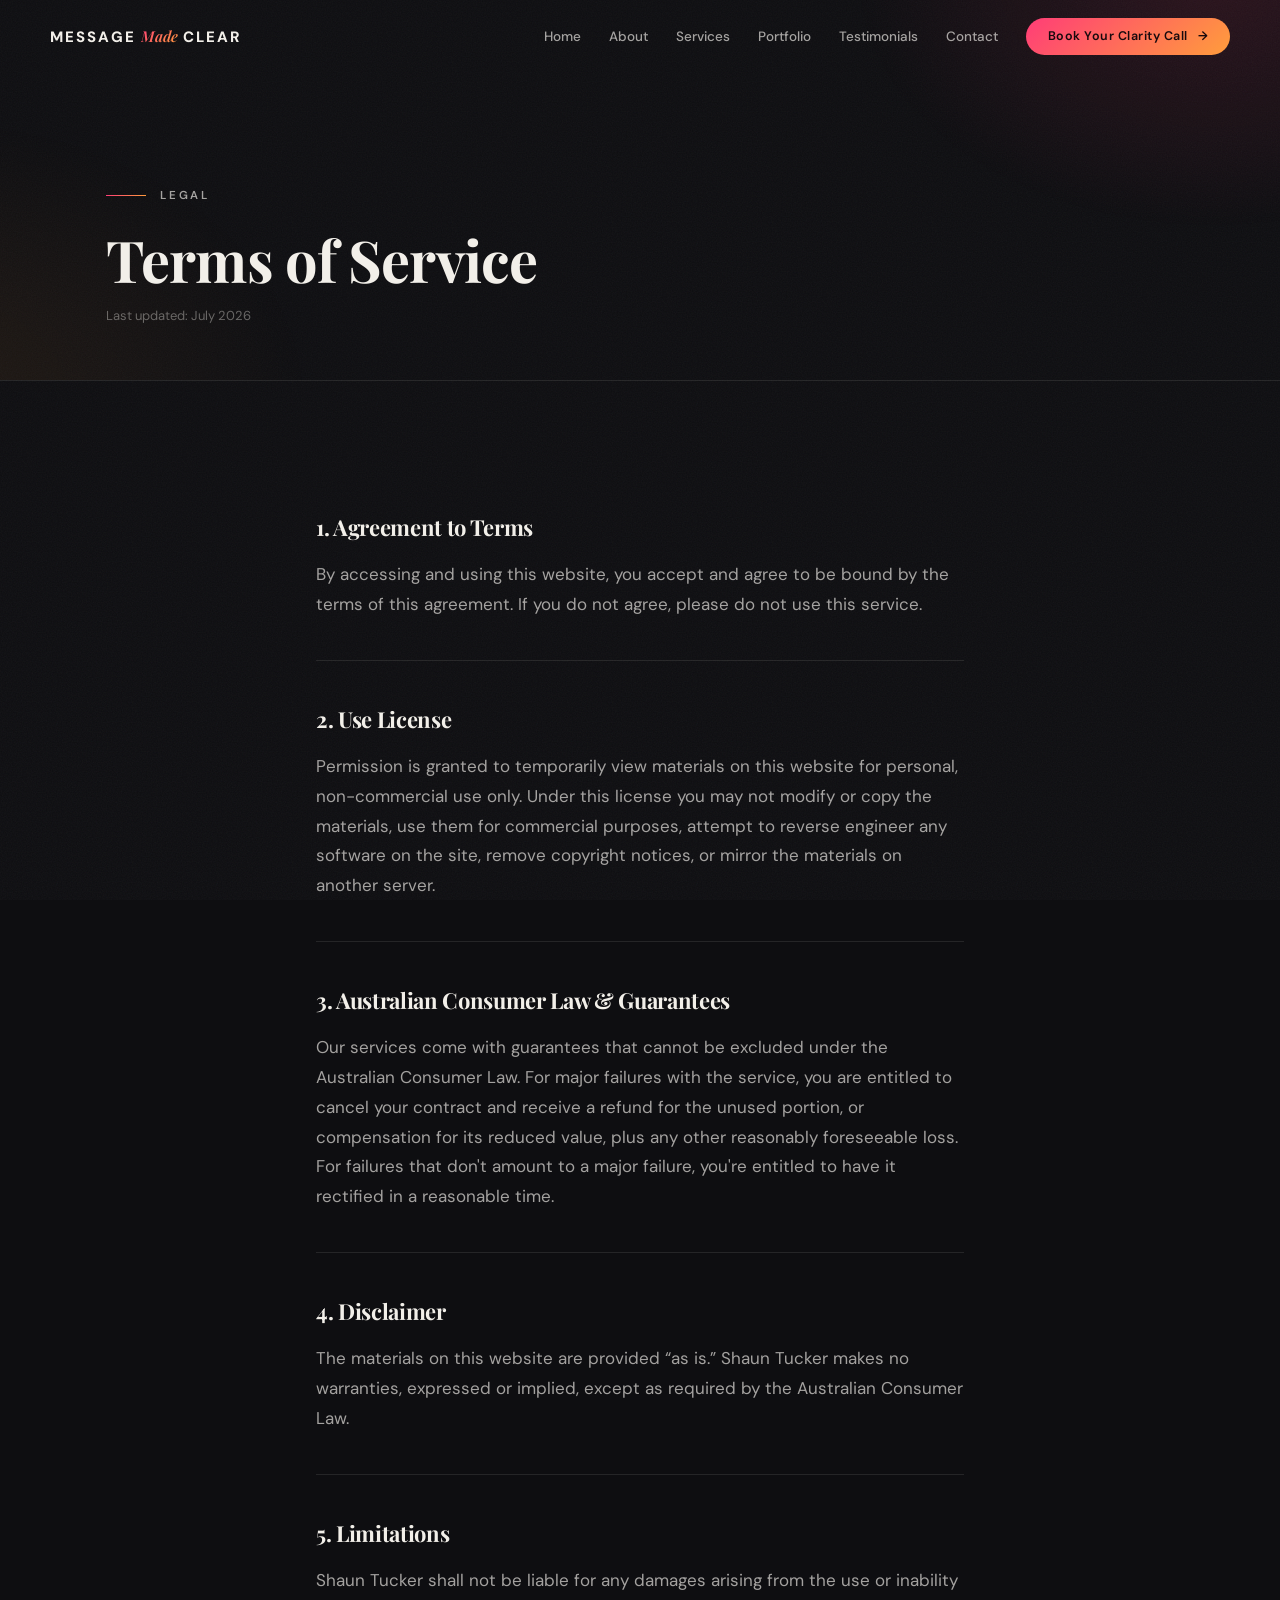
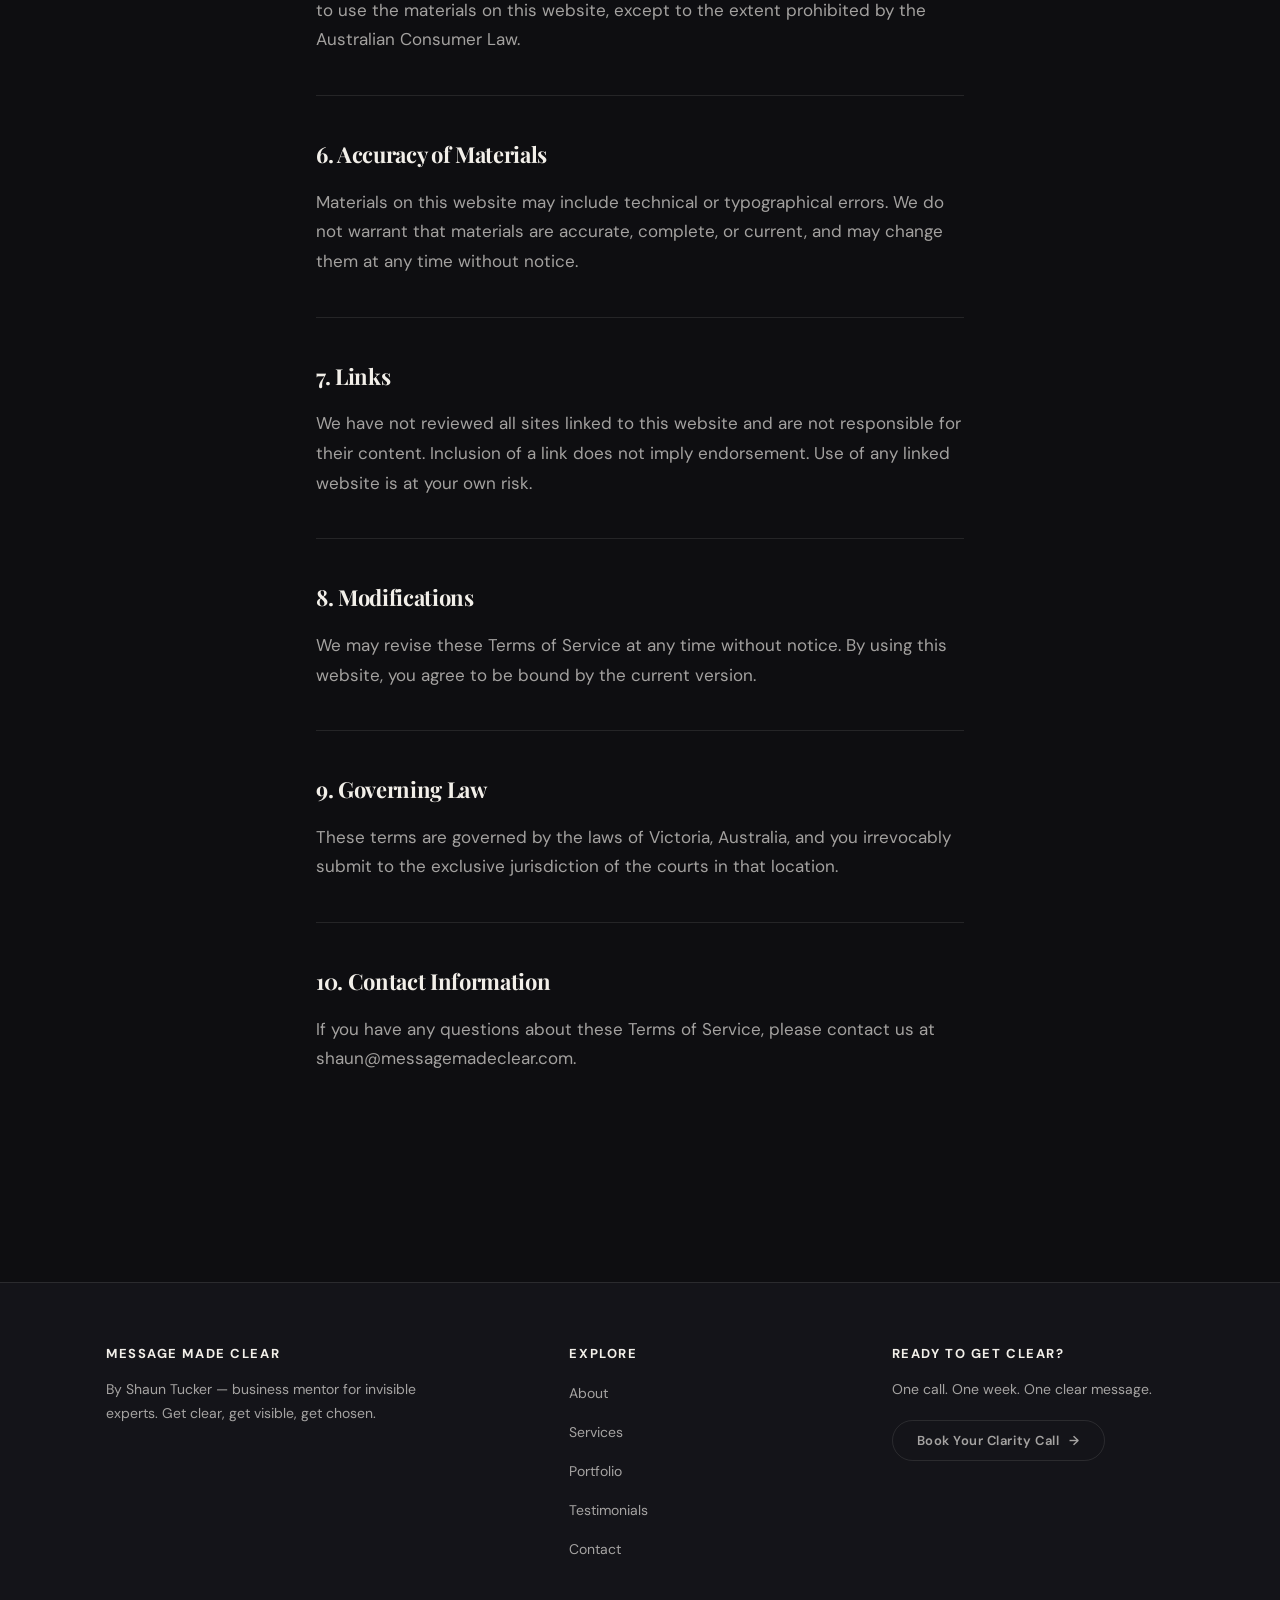
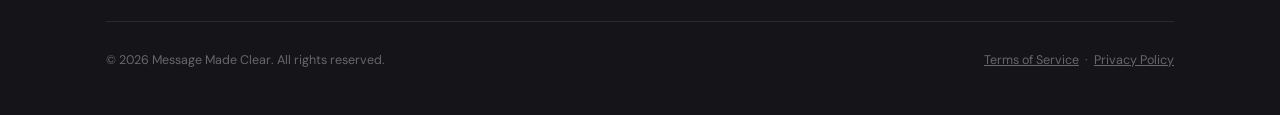
<file: terms.html>
<!DOCTYPE html>
<html lang="en">
<head>
<meta charset="UTF-8">
<meta name="viewport" content="width=device-width, initial-scale=1.0">
<title>Terms of Service — Message Made Clear</title>
<meta name="description" content="Terms of Service for Message Made Clear.">
<link rel="canonical" href="https://messagemadeclear.com/terms.html">
<meta name="robots" content="noindex, follow">
<link rel="preconnect" href="https://fonts.googleapis.com">
<link rel="preconnect" href="https://fonts.gstatic.com" crossorigin>
<link href="https://fonts.googleapis.com/css2?family=Playfair+Display:ital,wght@0,500;0,600;0,700;0,800;1,500;1,600&family=DM+Sans:opsz,wght@9..40,300;9..40,400;9..40,500;9..40,600;9..40,700&display=swap" rel="stylesheet">
<link rel="stylesheet" href="mmc-shared.css">
<style>
.legal-wrap { max-width: 760px; }
.legal-block { margin-bottom: 40px; padding-bottom: 40px; border-bottom: 1px solid var(--line); }
.legal-block:last-child { border-bottom: 0; }
.legal-block h2 { font-size: 22px; margin: 0 0 14px; }
.legal-block p { color: var(--bone-dim); margin: 0 0 12px; line-height: 1.75; }
.legal-block p:last-child { margin-bottom: 0; }
</style>
<link rel="icon" type="image/x-icon" href="favicon.ico">
<link rel="shortcut icon" type="image/x-icon" href="favicon.ico">
<link rel="apple-touch-icon" href="favicon.png">
</head>
<body>
<div id="progress" aria-hidden="true"></div>

<nav class="nav" id="nav" aria-label="Main">
  <div class="wrap nav__inner">
    <a class="nav__brand" href="index.html">Message <em>Made</em> Clear</a>
    <div class="nav__links">
      <a href="index.html">Home</a>
      <a href="about.html">About</a>
      <a href="services.html">Services</a>
      <a href="portfolio.html">Portfolio</a>
      <a href="testimonials.html">Testimonials</a>
      <a href="contact.html">Contact</a>
      <a class="btn" href="https://calendly.com/theshauntucker/strategycall">Book Your Clarity Call</a>
    </div>
  </div>
</nav>

<header class="page-hero" style="padding-bottom:40px;">
  <div class="wrap">
    <p class="kicker reveal">Legal</p>
    <h1 class="h-1 reveal" data-d="1">Terms of Service</h1>
    <p class="cta-note reveal" data-d="2" style="margin-top:14px;">Last updated: July 2026</p>
  </div>
</header>

<main>
<section class="rule-top">
  <div class="wrap legal-wrap">
      <div class="legal-block reveal">
        <h2>1. Agreement to Terms</h2>
        <p>By accessing and using this website, you accept and agree to be bound by the terms of this agreement. If you do not agree, please do not use this service.</p>
      </div>
      <div class="legal-block reveal">
        <h2>2. Use License</h2>
        <p>Permission is granted to temporarily view materials on this website for personal, non-commercial use only. Under this license you may not modify or copy the materials, use them for commercial purposes, attempt to reverse engineer any software on the site, remove copyright notices, or mirror the materials on another server.</p>
      </div>
      <div class="legal-block reveal">
        <h2>3. Australian Consumer Law &amp; Guarantees</h2>
        <p>Our services come with guarantees that cannot be excluded under the Australian Consumer Law. For major failures with the service, you are entitled to cancel your contract and receive a refund for the unused portion, or compensation for its reduced value, plus any other reasonably foreseeable loss. For failures that don't amount to a major failure, you're entitled to have it rectified in a reasonable time.</p>
      </div>
      <div class="legal-block reveal">
        <h2>4. Disclaimer</h2>
        <p>The materials on this website are provided “as is.” Shaun Tucker makes no warranties, expressed or implied, except as required by the Australian Consumer Law.</p>
      </div>
      <div class="legal-block reveal">
        <h2>5. Limitations</h2>
        <p>Shaun Tucker shall not be liable for any damages arising from the use or inability to use the materials on this website, except to the extent prohibited by the Australian Consumer Law.</p>
      </div>
      <div class="legal-block reveal">
        <h2>6. Accuracy of Materials</h2>
        <p>Materials on this website may include technical or typographical errors. We do not warrant that materials are accurate, complete, or current, and may change them at any time without notice.</p>
      </div>
      <div class="legal-block reveal">
        <h2>7. Links</h2>
        <p>We have not reviewed all sites linked to this website and are not responsible for their content. Inclusion of a link does not imply endorsement. Use of any linked website is at your own risk.</p>
      </div>
      <div class="legal-block reveal">
        <h2>8. Modifications</h2>
        <p>We may revise these Terms of Service at any time without notice. By using this website, you agree to be bound by the current version.</p>
      </div>
      <div class="legal-block reveal">
        <h2>9. Governing Law</h2>
        <p>These terms are governed by the laws of Victoria, Australia, and you irrevocably submit to the exclusive jurisdiction of the courts in that location.</p>
      </div>
      <div class="legal-block reveal">
        <h2>10. Contact Information</h2>
        <p>If you have any questions about these Terms of Service, please contact us at shaun@messagemadeclear.com.</p>
      </div>
  </div>
</section>
</main>

<footer>
  <div class="wrap">
    <div class="foot">
      <div>
        <h4>Message Made Clear</h4>
        <p>By Shaun Tucker — business mentor for invisible experts. Get clear, get visible, get chosen.</p>
      </div>
      <div>
        <h4>Explore</h4>
        <ul>
          <li><a href="about.html">About</a></li>
          <li><a href="services.html">Services</a></li>
          <li><a href="portfolio.html">Portfolio</a></li>
          <li><a href="testimonials.html">Testimonials</a></li>
          <li><a href="contact.html">Contact</a></li>
        </ul>
      </div>
      <div>
        <h4>Ready to Get Clear?</h4>
        <p style="margin-bottom:18px;">One call. One week. One clear message.</p>
        <a class="btn btn--ghost" href="https://calendly.com/theshauntucker/strategycall" style="padding:13px 24px;font-size:13px;">Book Your Clarity Call</a>
      </div>
    </div>
    <div class="foot__legal">
      <span>© 2026 Message Made Clear. All rights reserved.</span>
      <span><a href="terms.html">Terms of Service</a> &nbsp;·&nbsp; <a href="privacy.html">Privacy Policy</a></span>
    </div>
  </div>
</footer>

<script>
var nav = document.getElementById('nav'), bar = document.getElementById('progress');
addEventListener('scroll', function () {
  nav.classList.toggle('scrolled', scrollY > 40);
  var h = document.documentElement;
  bar.style.width = (scrollY / (h.scrollHeight - h.clientHeight) * 100) + '%';
}, { passive: true });
var io = new IntersectionObserver(function (entries) {
  entries.forEach(function (e) { if (e.isIntersecting) { e.target.classList.add('in'); io.unobserve(e.target); } });
}, { threshold: 0.14 });
document.querySelectorAll('.reveal').forEach(function (el) { io.observe(el); });
</script>
</body>
</html>
</file>
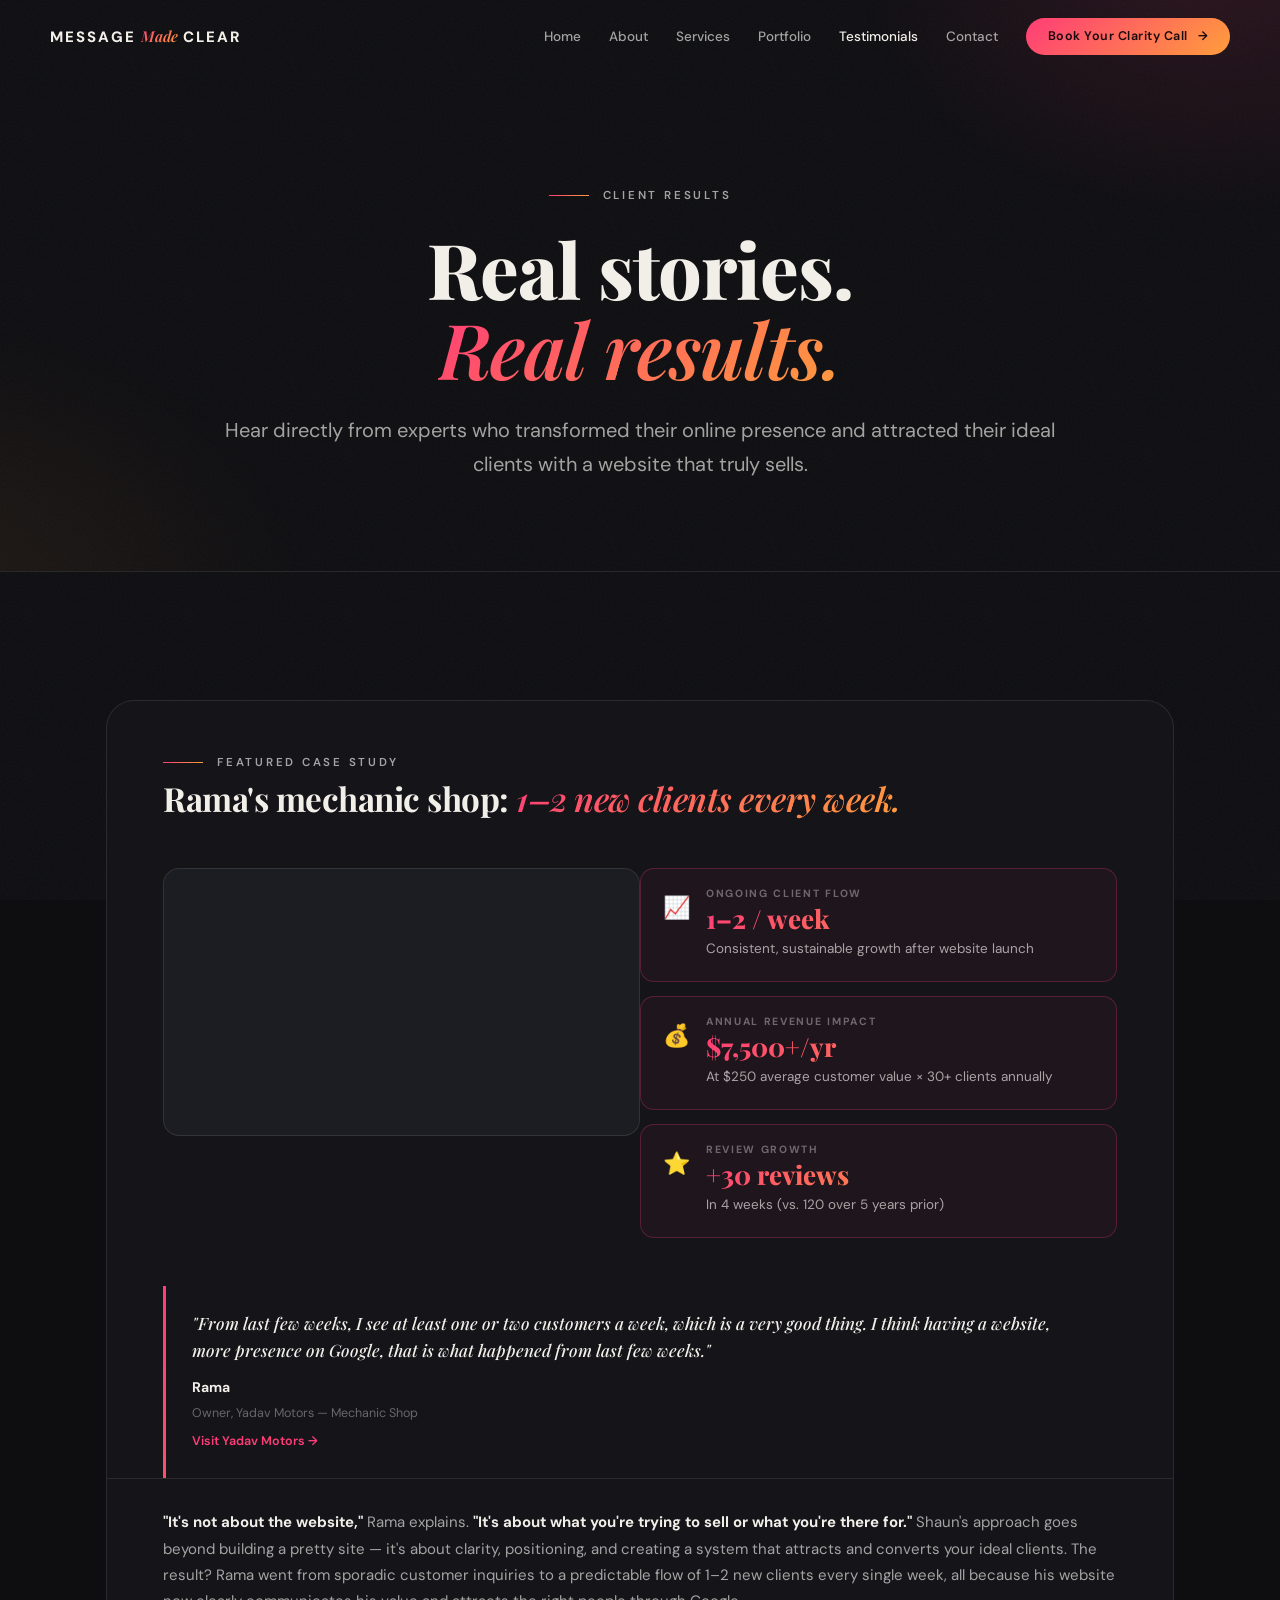
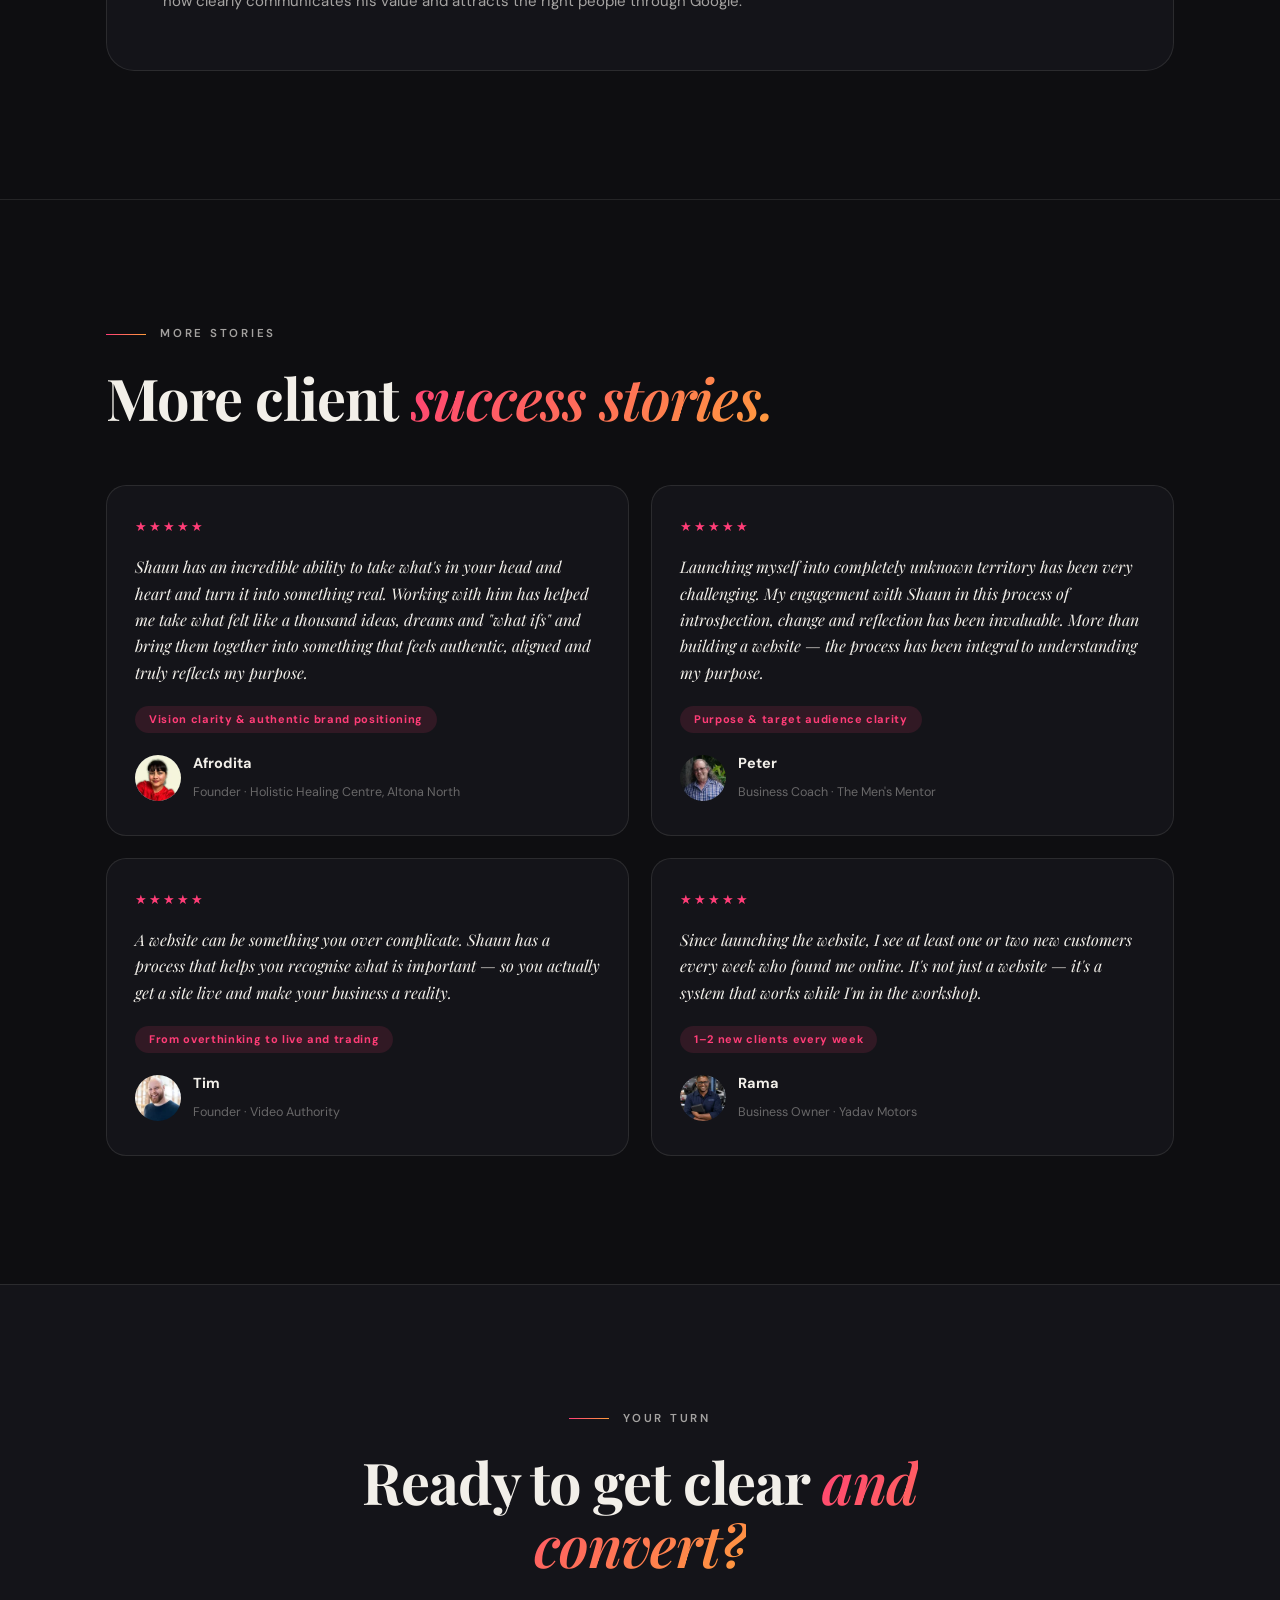
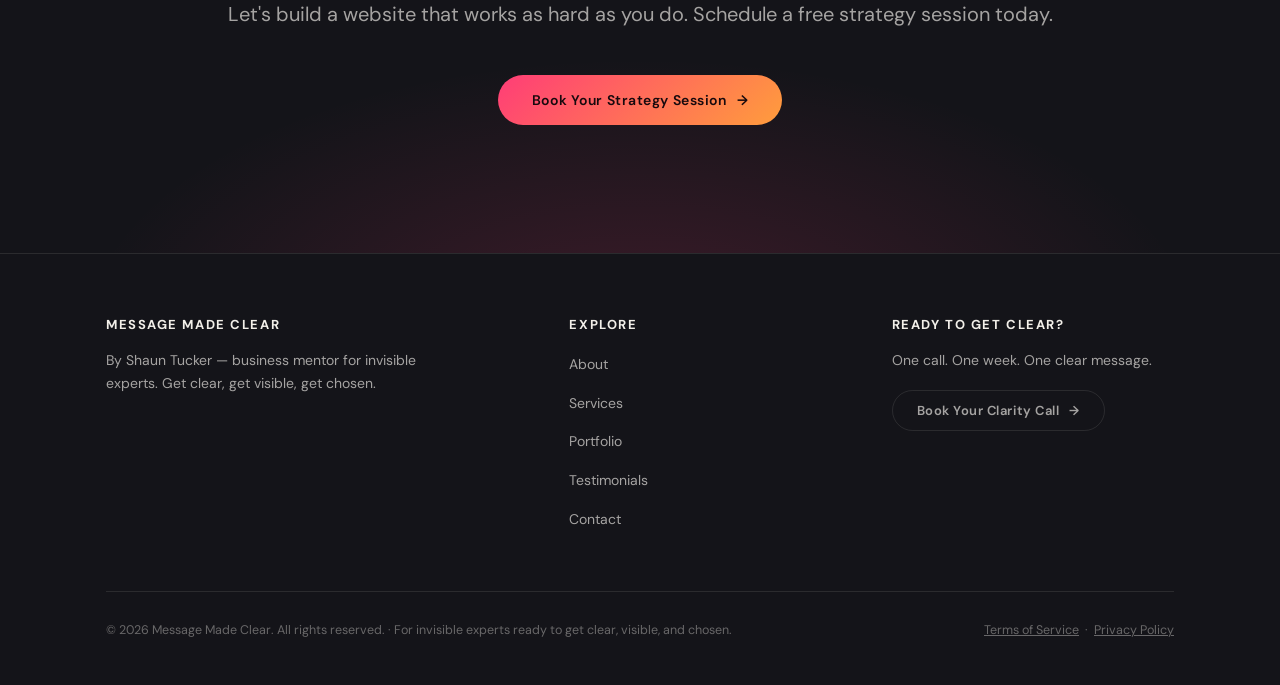
<file: testimonials.html>
<!DOCTYPE html>
<html lang="en">
<head>
<meta charset="UTF-8">
<meta name="viewport" content="width=device-width, initial-scale=1.0">
<title>Testimonials &amp; Client Results — Message Made Clear</title>
<meta name="description" content="Real stories, real results. See how Rama's mechanic shop went from sporadic inquiries to 1-2 new clients every week, plus more client success stories.">
<link rel="canonical" href="https://messagemadeclear.com/testimonials">
<meta property="og:type" content="website">
<meta property="og:title" content="Real Stories. Real Results. — Message Made Clear">
<meta property="og:description" content="Hear directly from experts who transformed their online presence and attracted their ideal clients.">
<meta property="og:locale" content="en_AU">
<link rel="preconnect" href="https://fonts.googleapis.com">
<link rel="preconnect" href="https://fonts.gstatic.com" crossorigin>
<link href="https://fonts.googleapis.com/css2?family=Playfair+Display:ital,wght@0,500;0,600;0,700;0,800;1,500;1,600&family=DM+Sans:opsz,wght@9..40,300;9..40,400;9..40,500;9..40,600;9..40,700&display=swap" rel="stylesheet">
<link rel="stylesheet" href="mmc-shared.css">
<style>
/* Featured case study: Rama / Yadav Motors */
.featured { border: 1px solid var(--line); border-radius: 28px; overflow: hidden; background: var(--ink-2); }
.featured__head { padding: clamp(36px,5vw,56px) clamp(30px,5vw,56px) 0; }
.featured__grid { display: grid; grid-template-columns: 1fr 1fr; gap: 0; padding: clamp(30px,4vw,48px) clamp(30px,5vw,56px); align-items: start; }
.featured__video { aspect-ratio: 16/9; border-radius: 16px; background: var(--ink-3); border: 1px solid var(--line); display: grid; place-items: center; color: var(--bone-faint); font-size: 13px; text-align: center; padding: 24px; }
.featured__stats { display: grid; gap: 14px; }
.fstat { padding: 20px 22px; border: 1px solid rgba(255,61,119,0.25); border-radius: 14px; background: rgba(255,61,119,0.05); display: flex; gap: 16px; align-items: flex-start; }
.fstat .ico { font-size: 22px; flex-shrink: 0; }
.fstat .lbl { font: 700 10.5px/1 var(--sans); letter-spacing: 0.16em; text-transform: uppercase; color: var(--bone-faint); margin: 0 0 6px; }
.fstat .num { font: 800 26px/1.1 var(--display); background: var(--grad); -webkit-background-clip: text; background-clip: text; color: transparent; margin: 0 0 4px; }
.fstat p.desc { margin: 0; font-size: 13.5px; color: var(--bone-dim); }
.featured__quote { margin-top: 24px; padding: 24px 26px; border-left: 3px solid; border-image: var(--grad) 1; }
.featured__quote p { margin: 0 0 14px; font: italic 500 17px/1.6 var(--display); }
.featured__quote cite { display: block; font: 700 14px/1.3 var(--sans); font-style: normal; }
.featured__quote span { font-size: 12.5px; color: var(--bone-faint); }
.featured__quote a { color: var(--hot-a); text-decoration: none; font-size: 12.5px; font-weight: 600; }
.featured__insight { padding: 30px clamp(30px,5vw,56px) clamp(36px,5vw,56px); border-top: 1px solid var(--line); font-size: 15px; color: var(--bone-dim); line-height: 1.75; }
.featured__insight b { color: var(--bone); }
@media (max-width: 860px) { .featured__grid { grid-template-columns: 1fr; } }

/* Testimonial grid */
.tgrid { display: grid; grid-template-columns: repeat(2, 1fr); gap: 22px; margin-top: 56px; }
.tcard { border: 1px solid var(--line); border-radius: 20px; padding: 30px 28px; background: var(--ink-2); display: flex; flex-direction: column; transition: transform 0.3s, border-color 0.3s; }
.tcard:hover { transform: translateY(-4px); border-color: rgba(255,61,119,0.35); }
.tcard__stars { color: var(--hot-a); font-size: 13px; letter-spacing: 2px; margin-bottom: 16px; }
.tcard blockquote { font: italic 400 16px/1.65 var(--display); margin: 0 0 20px; flex: 1; color: var(--bone); }
.tcard .result { display: inline-block; font: 700 11px/1 var(--sans); letter-spacing: 0.06em; padding: 8px 14px; border-radius: 100px; background: rgba(255,61,119,0.12); color: var(--hot-a); margin-bottom: 18px; width: fit-content; }
.tcard .who { display: flex; align-items: center; gap: 12px; }
.tcard .avatar { width: 46px; height: 46px; border-radius: 50%; background: var(--grad); display: grid; place-items: center; color: #17090d; font-weight: 800; font-size: 15px; flex-shrink: 0; }
.tcard .who strong { display: block; font-size: 14.5px; }
.tcard .who a, .tcard .who span { font-size: 12.5px; color: var(--bone-faint); text-decoration: none; }
.tcard .who a:hover { color: var(--hot-a); }
@media (max-width: 780px) { .tgrid { grid-template-columns: 1fr; } }
</style>
<link rel="icon" type="image/x-icon" href="favicon.ico">
<link rel="shortcut icon" type="image/x-icon" href="favicon.ico">
<link rel="apple-touch-icon" href="favicon.png">
</head>
<body>
<div id="progress" aria-hidden="true"></div>

<nav class="nav" id="nav" aria-label="Main">
  <div class="wrap nav__inner">
    <a class="nav__brand" href="index.html">Message <em>Made</em> Clear</a>
    <div class="nav__links">
      <a href="index.html">Home</a>
      <a href="about.html">About</a>
      <a href="services.html">Services</a>
      <a href="portfolio.html">Portfolio</a>
      <a href="testimonials.html" aria-current="page">Testimonials</a>
      <a href="contact.html">Contact</a>
      <a class="btn" href="https://calendly.com/theshauntucker/strategycall">Book Your Clarity Call</a>
    </div>
  </div>
</nav>

<header class="page-hero center">
  <div class="wrap">
    <p class="kicker kicker--center reveal" style="justify-content:center;">Client Results</p>
    <h1 class="h-hero reveal" data-d="1" style="font-size:clamp(2.6rem,6vw,5rem);">Real stories.<br><span class="serif-i grad-text">Real results.</span></h1>
    <p class="lede reveal" data-d="2" style="margin:24px auto 0;">Hear directly from experts who transformed their online presence and attracted their ideal clients with a website that truly sells.</p>
  </div>
</header>

<main>

<!-- ============ FEATURED: RAMA / YADAV MOTORS ============ -->
<section class="rule-top">
  <div class="wrap">
    <div class="featured reveal" data-d="1">
      <div class="featured__head">
        <p class="kicker" style="margin-bottom:10px;">Featured Case Study</p>
        <h2 class="h-2">Rama's mechanic shop: <span class="serif-i grad-text">1–2 new clients every week.</span></h2>
      </div>
      <div class="featured__grid">
        <div class="featured__video">
          <iframe width="100%" height="100%" src="https://www.youtube.com/embed/SxYU6wWcH5A" title="Rama's Yadav Motors Success Story" frameborder="0" allow="accelerometer; autoplay; clipboard-write; encrypted-media; gyroscope; picture-in-picture; web-share" referrerpolicy="strict-origin-when-cross-origin" allowfullscreen style="border-radius: 16px;"></iframe>
        </div>
        <div class="featured__stats">
          <div class="fstat"><span class="ico">📈</span><div><p class="lbl">Ongoing Client Flow</p><p class="num">1–2 / week</p><p class="desc">Consistent, sustainable growth after website launch</p></div></div>
          <div class="fstat"><span class="ico">💰</span><div><p class="lbl">Annual Revenue Impact</p><p class="num">$7,500+/yr</p><p class="desc">At $250 average customer value × 30+ clients annually</p></div></div>
          <div class="fstat"><span class="ico">⭐</span><div><p class="lbl">Review Growth</p><p class="num">+30 reviews</p><p class="desc">In 4 weeks (vs. 120 over 5 years prior)</p></div></div>
        </div>
      </div>
      <div class="featured__quote" style="margin:0 clamp(30px,5vw,56px);">
        <p>"From last few weeks, I see at least one or two customers a week, which is a very good thing. I think having a website, more presence on Google, that is what happened from last few weeks."</p>
        <cite>Rama</cite>
        <span>Owner, Yadav Motors — Mechanic Shop</span><br>
        <a href="https://www.yadavmotors.com.au/" target="_blank" rel="noopener noreferrer">Visit Yadav Motors →</a>
      </div>
      <div class="featured__insight">
        <b>"It's not about the website,"</b> Rama explains. <b>"It's about what you're trying to sell or what you're there for."</b> Shaun's approach goes beyond building a pretty site — it's about clarity, positioning, and creating a system that attracts and converts your ideal clients. The result? Rama went from sporadic customer inquiries to a predictable flow of 1–2 new clients every single week, all because his website now clearly communicates his value and attracts the right people through Google.
      </div>
    </div>
  </div>
</section>

<!-- ============ MORE STORIES ============ -->
<section class="rule-top">
  <div class="wrap">
    <p class="kicker reveal">More Stories</p>
    <h2 class="h-1 reveal" data-d="1">More client <span class="serif-i grad-text">success stories.</span></h2>
    <div class="tgrid">
      <div class="tcard reveal" data-d="1">
        <div class="tcard__stars">★★★★★</div>
        <blockquote>Shaun has an incredible ability to take what's in your head and heart and turn it into something real. Working with him has helped me take what felt like a thousand ideas, dreams and "what ifs" and bring them together into something that feels authentic, aligned and truly reflects my purpose.</blockquote>
        <span class="result">Vision clarity &amp; authentic brand positioning</span>
        <div class="who"><img src="assets/afrodita-avatar.webp" alt="Afrodita" class="avatar" style="border-radius: 50%; width: 46px; height: 46px; object-fit: cover;"><div><strong>Afrodita</strong><span>Founder · Holistic Healing Centre, Altona North</span></div></div>
      </div>
      <div class="tcard reveal" data-d="2">
        <div class="tcard__stars">★★★★★</div>
        <blockquote>Launching myself into completely unknown territory has been very challenging. My engagement with Shaun in this process of introspection, change and reflection has been invaluable. More than building a website — the process has been integral to understanding my purpose.</blockquote>
        <span class="result">Purpose &amp; target audience clarity</span>
        <div class="who"><img src="assets/peter-avatar.webp" alt="Peter" class="avatar" style="border-radius: 50%; width: 46px; height: 46px; object-fit: cover;"><div><strong>Peter</strong><a href="https://themensmentor.com" target="_blank" rel="noopener noreferrer">Business Coach · The Men's Mentor</a></div></div>
      </div>
      <div class="tcard reveal" data-d="3">
        <div class="tcard__stars">★★★★★</div>
        <blockquote>A website can be something you over complicate. Shaun has a process that helps you recognise what is important — so you actually get a site live and make your business a reality.</blockquote>
        <span class="result">From overthinking to live and trading</span>
        <div class="who"><img src="assets/tim-avatar.webp" alt="Tim" class="avatar" style="border-radius: 50%; width: 46px; height: 46px; object-fit: cover;"><div><strong>Tim</strong><a href="https://videomasteryworkshop.com" target="_blank" rel="noopener noreferrer">Founder · Video Authority</a></div></div>
      </div>
      <div class="tcard reveal" data-d="1">
        <div class="tcard__stars">★★★★★</div>
        <blockquote>Since launching the website, I see at least one or two new customers every week who found me online. It's not just a website — it's a system that works while I'm in the workshop.</blockquote>
        <span class="result">1–2 new clients every week</span>
        <div class="who"><img src="assets/rama-avatar.webp" alt="Rama" class="avatar" style="border-radius: 50%; width: 46px; height: 46px; object-fit: cover;"><div><strong>Rama</strong><a href="https://www.yadavmotors.com.au/" target="_blank" rel="noopener noreferrer">Business Owner · Yadav Motors</a></div></div>
      </div>
    </div>
  </div>
</section>

<!-- ============ FINAL CTA ============ -->
<section class="final rule-top" style="background:var(--ink-2);">
  <div class="wrap">
    <p class="kicker reveal" style="justify-content:center;">Your Turn</p>
    <h2 class="h-1 reveal" data-d="1">Ready to get clear <span class="serif-i grad-text">and convert?</span></h2>
    <p class="lede reveal" data-d="2" style="text-align:center;">Let's build a website that works as hard as you do. Schedule a free strategy session today.</p>
    <div class="cta-row reveal" data-d="3" style="justify-content:center;">
      <a class="btn" href="https://calendly.com/theshauntucker/strategycall">Book Your Strategy Session</a>
    </div>
  </div>
</section>

</main>

<footer>
  <div class="wrap">
    <div class="foot">
      <div>
        <h4>Message Made Clear</h4>
        <p>By Shaun Tucker — business mentor for invisible experts. Get clear, get visible, get chosen.</p>
      </div>
      <div>
        <h4>Explore</h4>
        <ul>
          <li><a href="about.html">About</a></li>
          <li><a href="services.html">Services</a></li>
          <li><a href="portfolio.html">Portfolio</a></li>
          <li><a href="testimonials.html">Testimonials</a></li>
          <li><a href="contact.html">Contact</a></li>
        </ul>
      </div>
      <div>
        <h4>Ready to Get Clear?</h4>
        <p style="margin-bottom:18px;">One call. One week. One clear message.</p>
        <a class="btn btn--ghost" href="https://calendly.com/theshauntucker/strategycall" style="padding:13px 24px;font-size:13px;">Book Your Clarity Call</a>
      </div>
    </div>
    <div class="foot__legal">
      <span>© 2026 Message Made Clear. All rights reserved. · For invisible experts ready to get clear, visible, and chosen.</span>
      <span><a href="terms.html">Terms of Service</a> &nbsp;·&nbsp; <a href="privacy.html">Privacy Policy</a></span>
    </div>
  </div>
</footer>

<script>
var nav = document.getElementById('nav'), bar = document.getElementById('progress');
addEventListener('scroll', function () {
  nav.classList.toggle('scrolled', scrollY > 40);
  var h = document.documentElement;
  bar.style.width = (scrollY / (h.scrollHeight - h.clientHeight) * 100) + '%';
}, { passive: true });
var io = new IntersectionObserver(function (entries) {
  entries.forEach(function (e) { if (e.isIntersecting) { e.target.classList.add('in'); io.unobserve(e.target); } });
}, { threshold: 0.12 });
document.querySelectorAll('.reveal').forEach(function (el) { io.observe(el); });
</script>
</body>
</html>
</file>
<file: mmc-shared.css>
/* =========================================================================
   MESSAGE MADE CLEAR — shared design system
   Ink black · bone white · one hot gradient (pink→amber), used surgically.
   Playfair Display for conviction, DM Sans for clarity.
   Used by every page: Home, About, Services, Portfolio, Testimonials, Contact.
   ========================================================================= */
:root {
  --ink: #0e0e11; --ink-2: #141419; --ink-3: #1c1c23;
  --bone: #f2efe9; --bone-dim: rgba(242,239,233,0.66); --bone-faint: rgba(242,239,233,0.38);
  --line: rgba(242,239,233,0.1);
  --hot-a: #ff3d77; --hot-b: #ff9d3c;
  --grad: linear-gradient(137deg, var(--hot-a) 0%, var(--hot-b) 100%);
  --display: 'Playfair Display', Georgia, serif;
  --sans: 'DM Sans', -apple-system, sans-serif;
  --max: 1180px; --pad: clamp(20px, 5vw, 56px);
}
* { box-sizing: border-box; }
html { scroll-behavior: smooth; }
body { margin: 0; background: var(--ink); color: var(--bone); font: 400 17px/1.7 var(--sans); -webkit-font-smoothing: antialiased; overflow-x: hidden; }
::selection { background: var(--hot-a); color: #fff; }
img { max-width: 100%; display: block; }
.wrap { max-width: var(--max); margin: 0 auto; padding-left: var(--pad); padding-right: var(--pad); }
.wrap--narrow { max-width: 820px; }

body::before { content: ''; position: fixed; inset: 0; z-index: 1; pointer-events: none; opacity: 0.05;
  background-image: url("data:image/svg+xml,%3Csvg xmlns='http://www.w3.org/2000/svg' width='160' height='160'%3E%3Cfilter id='n'%3E%3CfeTurbulence type='fractalNoise' baseFrequency='0.8' numOctaves='2'/%3E%3C/filter%3E%3Crect width='160' height='160' filter='url(%23n)'/%3E%3C/svg%3E"); }
main, header, footer, nav { position: relative; z-index: 2; }
#progress { position: fixed; top: 0; left: 0; height: 2px; width: 0; background: var(--grad); z-index: 300; }

.kicker { display: flex; align-items: center; gap: 14px; font: 600 11.5px/1 var(--sans); letter-spacing: 0.24em; text-transform: uppercase; color: var(--bone-dim); margin: 0 0 26px; }
.kicker::before { content: ''; width: 40px; height: 1px; background: var(--grad); }
.kicker--center { justify-content: center; }
h1,h2,h3 { font-family: var(--display); font-weight: 700; margin: 0; letter-spacing: -0.015em; }
.h-hero { font-size: clamp(2.6rem, 6.6vw, 5.2rem); line-height: 1.05; font-weight: 800; }
.h-1 { font-size: clamp(2.1rem, 4.6vw, 3.6rem); line-height: 1.1; }
.h-2 { font-size: clamp(1.5rem, 2.6vw, 2.1rem); line-height: 1.25; }
.grad-text { background: var(--grad); -webkit-background-clip: text; background-clip: text; color: transparent; }
.serif-i { font-family: var(--display); font-style: italic; font-weight: 600; }
.lede { font-size: clamp(1.05rem, 1.7vw, 1.25rem); color: var(--bone-dim); max-width: 60ch; }
.center { text-align: center; } .center .lede { margin-left: auto; margin-right: auto; }

.btn { position: relative; display: inline-flex; align-items: center; gap: 10px; font: 600 14px/1 var(--sans); letter-spacing: 0.04em; padding: 18px 34px; border-radius: 100px; text-decoration: none; cursor: pointer; border: 0; color: #17090d; background: var(--grad); transition: transform 0.2s ease, box-shadow 0.25s ease; isolation: isolate; }
.btn::after { content: '→'; transition: transform 0.2s ease; }
.btn:hover { transform: translateY(-2px); box-shadow: 0 12px 40px -8px rgba(255,61,119,0.5); }
.btn:hover::after { transform: translateX(4px); }
.btn:focus-visible { outline: 2px solid var(--bone); outline-offset: 3px; }
.btn--ghost { background: transparent; color: var(--bone); border: 1px solid var(--line); box-shadow: none; }
.btn--ghost:hover { border-color: var(--hot-a); color: #fff; box-shadow: none; }
.cta-row { display: flex; gap: 16px; flex-wrap: wrap; align-items: center; }
.cta-note { font-size: 13px; color: var(--bone-faint); }

.nav { position: fixed; top: 0; left: 0; right: 0; z-index: 200; transition: background 0.35s, border-color 0.35s; border-bottom: 1px solid transparent; }
.nav.scrolled, .nav--solid { background: rgba(14,14,17,0.85); backdrop-filter: blur(14px); border-color: var(--line); }
.nav__inner { display: flex; align-items: center; justify-content: space-between; gap: 24px; padding: 18px 0; }
.nav__brand { font: 800 15px/1.2 var(--sans); letter-spacing: 0.14em; text-transform: uppercase; color: var(--bone); text-decoration: none; }
.nav__brand em { font: italic 600 15px/1.2 var(--display); text-transform: none; letter-spacing: 0; background: var(--grad); -webkit-background-clip: text; background-clip: text; color: transparent; }
.nav__links { display: flex; gap: 28px; align-items: center; }
.nav__links a:not(.btn) { font: 500 13.5px/1 var(--sans); color: var(--bone-dim); text-decoration: none; transition: color 0.15s; }
.nav__links a:not(.btn):hover, .nav__links a[aria-current] { color: var(--bone); }
.nav .btn { padding: 12px 22px; font-size: 12.5px; }
@media (max-width: 940px) { .nav__links a:not(.btn) { display: none; } }

.page-hero { padding: clamp(140px,16vw,190px) 0 clamp(60px,8vw,90px); position: relative; overflow: hidden; }
.page-hero::before { content: ''; position: absolute; inset: -20%; background: radial-gradient(600px 420px at 82% 10%, rgba(255,61,119,0.12), transparent 60%), radial-gradient(650px 480px at 10% 90%, rgba(255,157,60,0.08), transparent 60%); pointer-events: none; }
.page-hero .wrap { position: relative; }

section { padding: clamp(70px, 10vw, 130px) 0; position: relative; }
.rule-top { border-top: 1px solid var(--line); }

.faq { max-width: 780px; margin: 56px auto 0; }
.faq details { border-top: 1px solid var(--line); }
.faq details:last-child { border-bottom: 1px solid var(--line); }
.faq summary { cursor: pointer; list-style: none; display: flex; justify-content: space-between; align-items: center; gap: 18px; padding: 26px 4px; font: 600 17.5px/1.4 var(--sans); }
.faq summary::-webkit-details-marker { display: none; }
.faq summary::after { content: '+'; font: 300 30px/1 var(--sans); flex-shrink: 0; background: var(--grad); -webkit-background-clip: text; background-clip: text; color: transparent; transition: transform 0.25s ease; }
.faq details[open] summary::after { transform: rotate(45deg); }
.faq details p { margin: 0 0 28px; padding: 0 4px; color: var(--bone-dim); max-width: 64ch; }
.faq summary:focus-visible { outline: 2px solid var(--hot-a); outline-offset: 4px; border-radius: 6px; }

.final { text-align: center; position: relative; overflow: hidden; }
.final::before { content: ''; position: absolute; inset: 0; background: radial-gradient(800px 400px at 50% 115%, rgba(255,61,119,0.18), transparent 70%); pointer-events: none; }
.final .wrap { position: relative; }
.final .h-1 { max-width: 20ch; margin: 0 auto 20px; }
.final .lede { margin: 0 auto 44px; }

footer { border-top: 1px solid var(--line); padding: 64px 0 44px; background: var(--ink-2); }
.foot { display: grid; grid-template-columns: 1.5fr 1fr 1fr; gap: 40px; margin-bottom: 48px; }
.foot h4 { font: 700 13px/1 var(--sans); letter-spacing: 0.12em; text-transform: uppercase; margin: 0 0 18px; }
.foot p { font-size: 14px; color: var(--bone-dim); margin: 0; max-width: 36ch; }
.foot ul { list-style: none; margin: 0; padding: 0; }
.foot li { margin-bottom: 10px; }
.foot a { font-size: 14px; color: var(--bone-dim); text-decoration: none; }
.foot a:hover { color: var(--bone); }
.foot__legal { display: flex; justify-content: space-between; gap: 16px; flex-wrap: wrap; padding-top: 28px; border-top: 1px solid var(--line); font-size: 12.5px; color: var(--bone-faint); }
.foot__legal a { color: var(--bone-faint); }
@media (max-width: 820px) { .foot { grid-template-columns: 1fr; } }

.reveal { opacity: 0; transform: translateY(26px); transition: opacity 0.8s cubic-bezier(0.22,1,0.36,1), transform 0.8s cubic-bezier(0.22,1,0.36,1); }
.reveal.in { opacity: 1; transform: none; }
.reveal[data-d="1"] { transition-delay: 0.08s; } .reveal[data-d="2"] { transition-delay: 0.16s; } .reveal[data-d="3"] { transition-delay: 0.24s; }

@media (prefers-reduced-motion: reduce) {
  html { scroll-behavior: auto; }
  .reveal { opacity: 1; transform: none; transition: none; }
}
</file>
